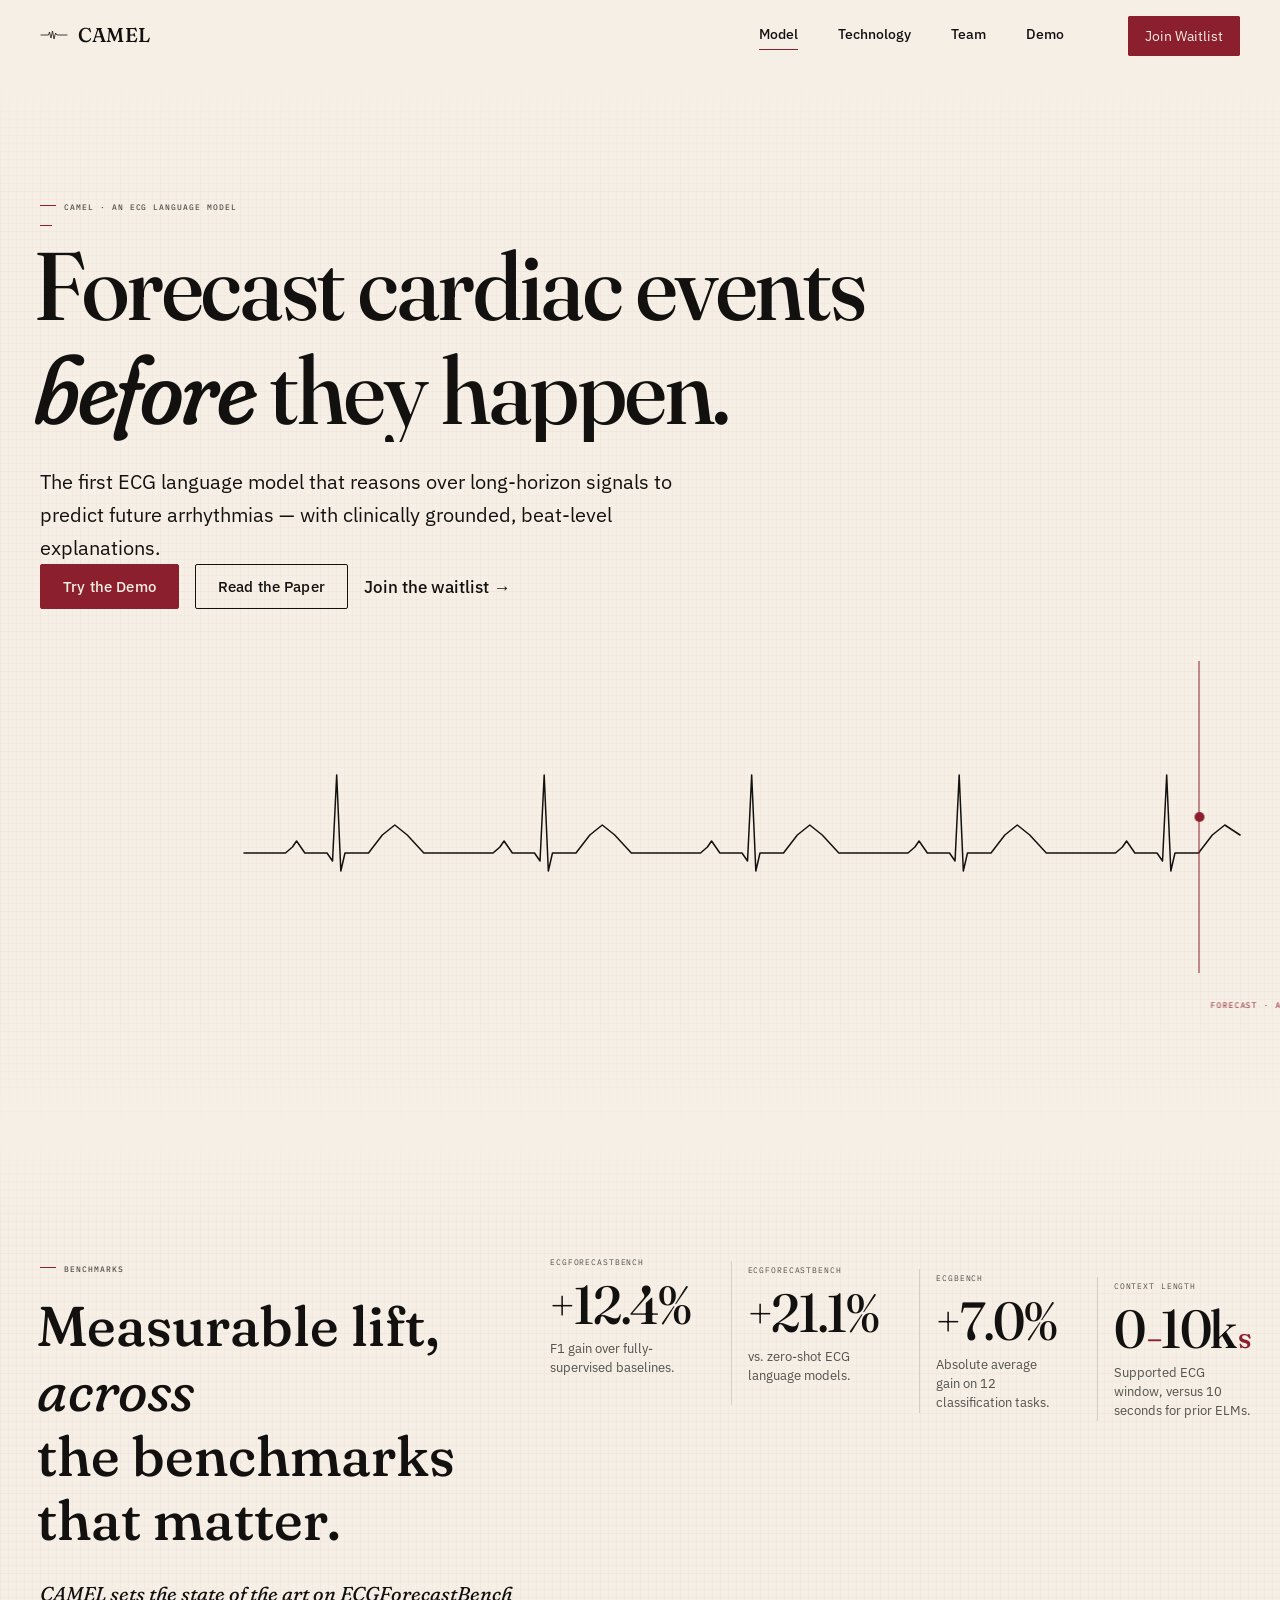
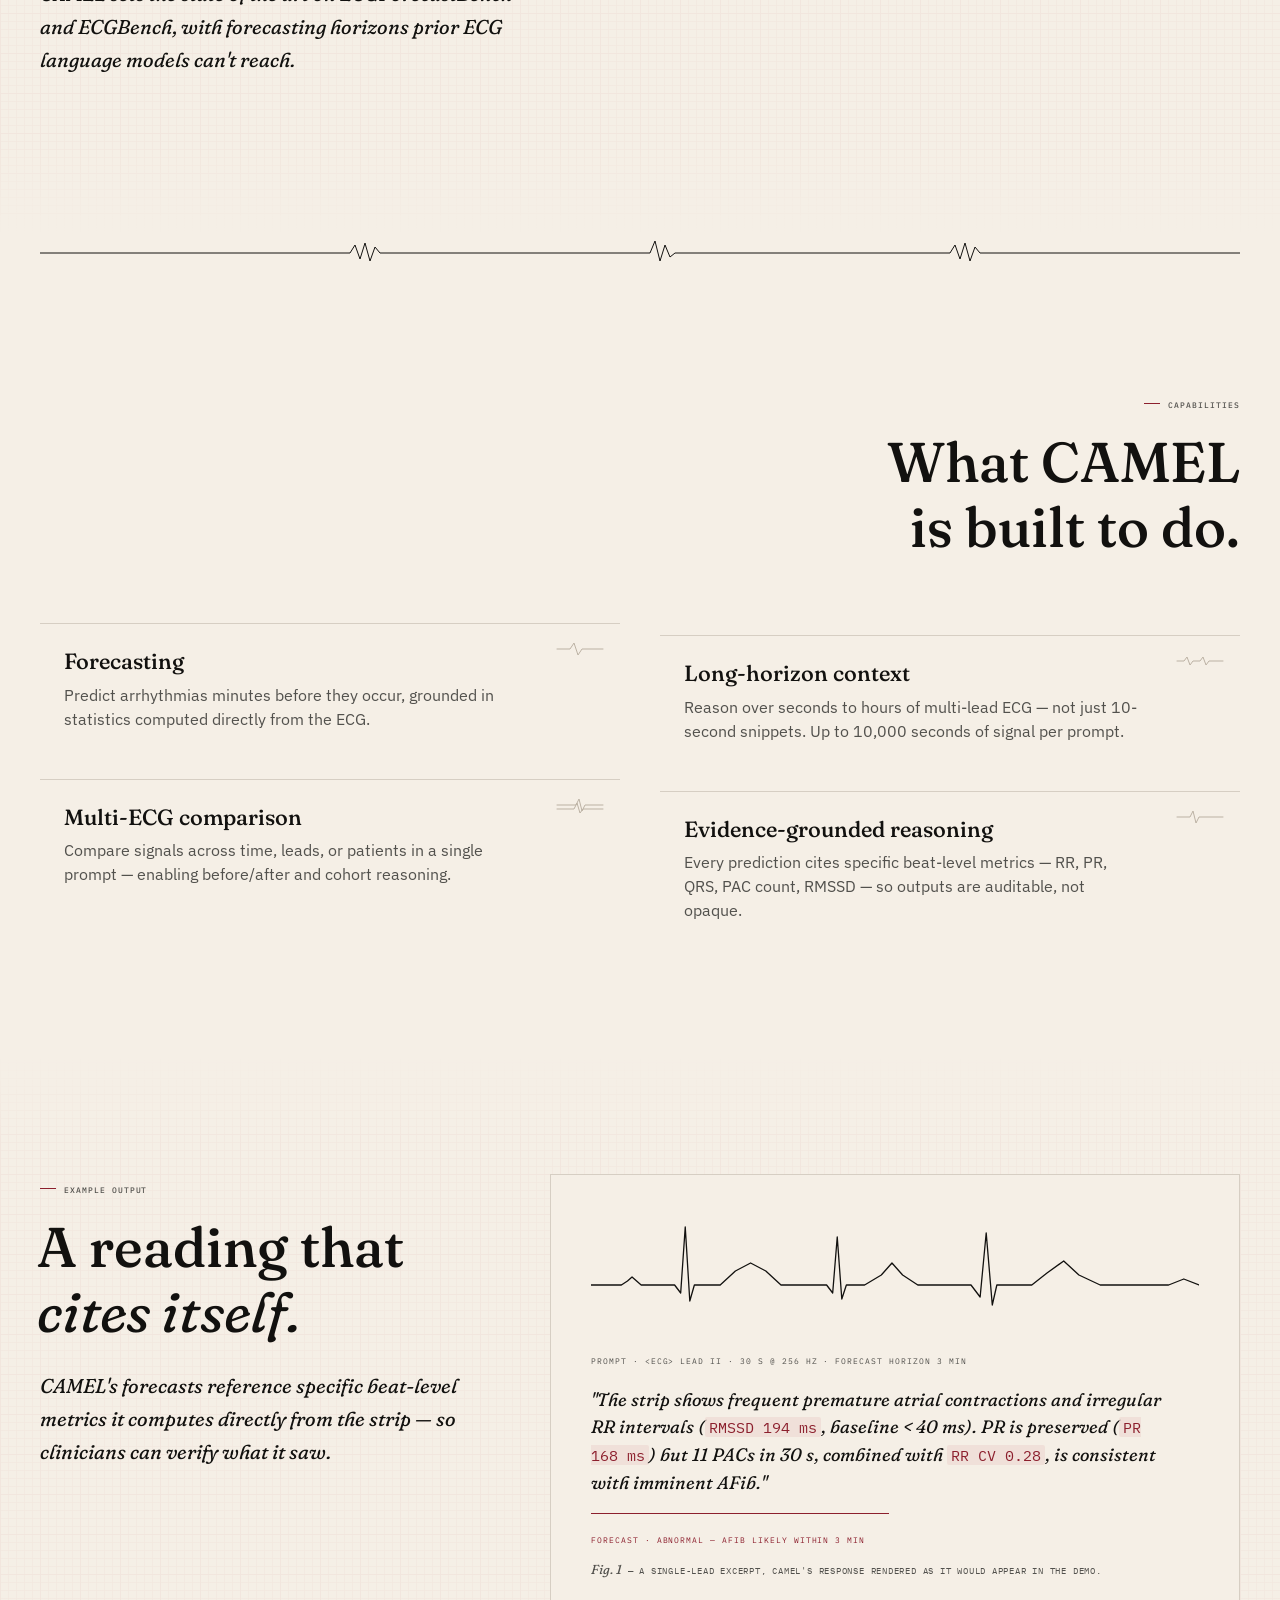
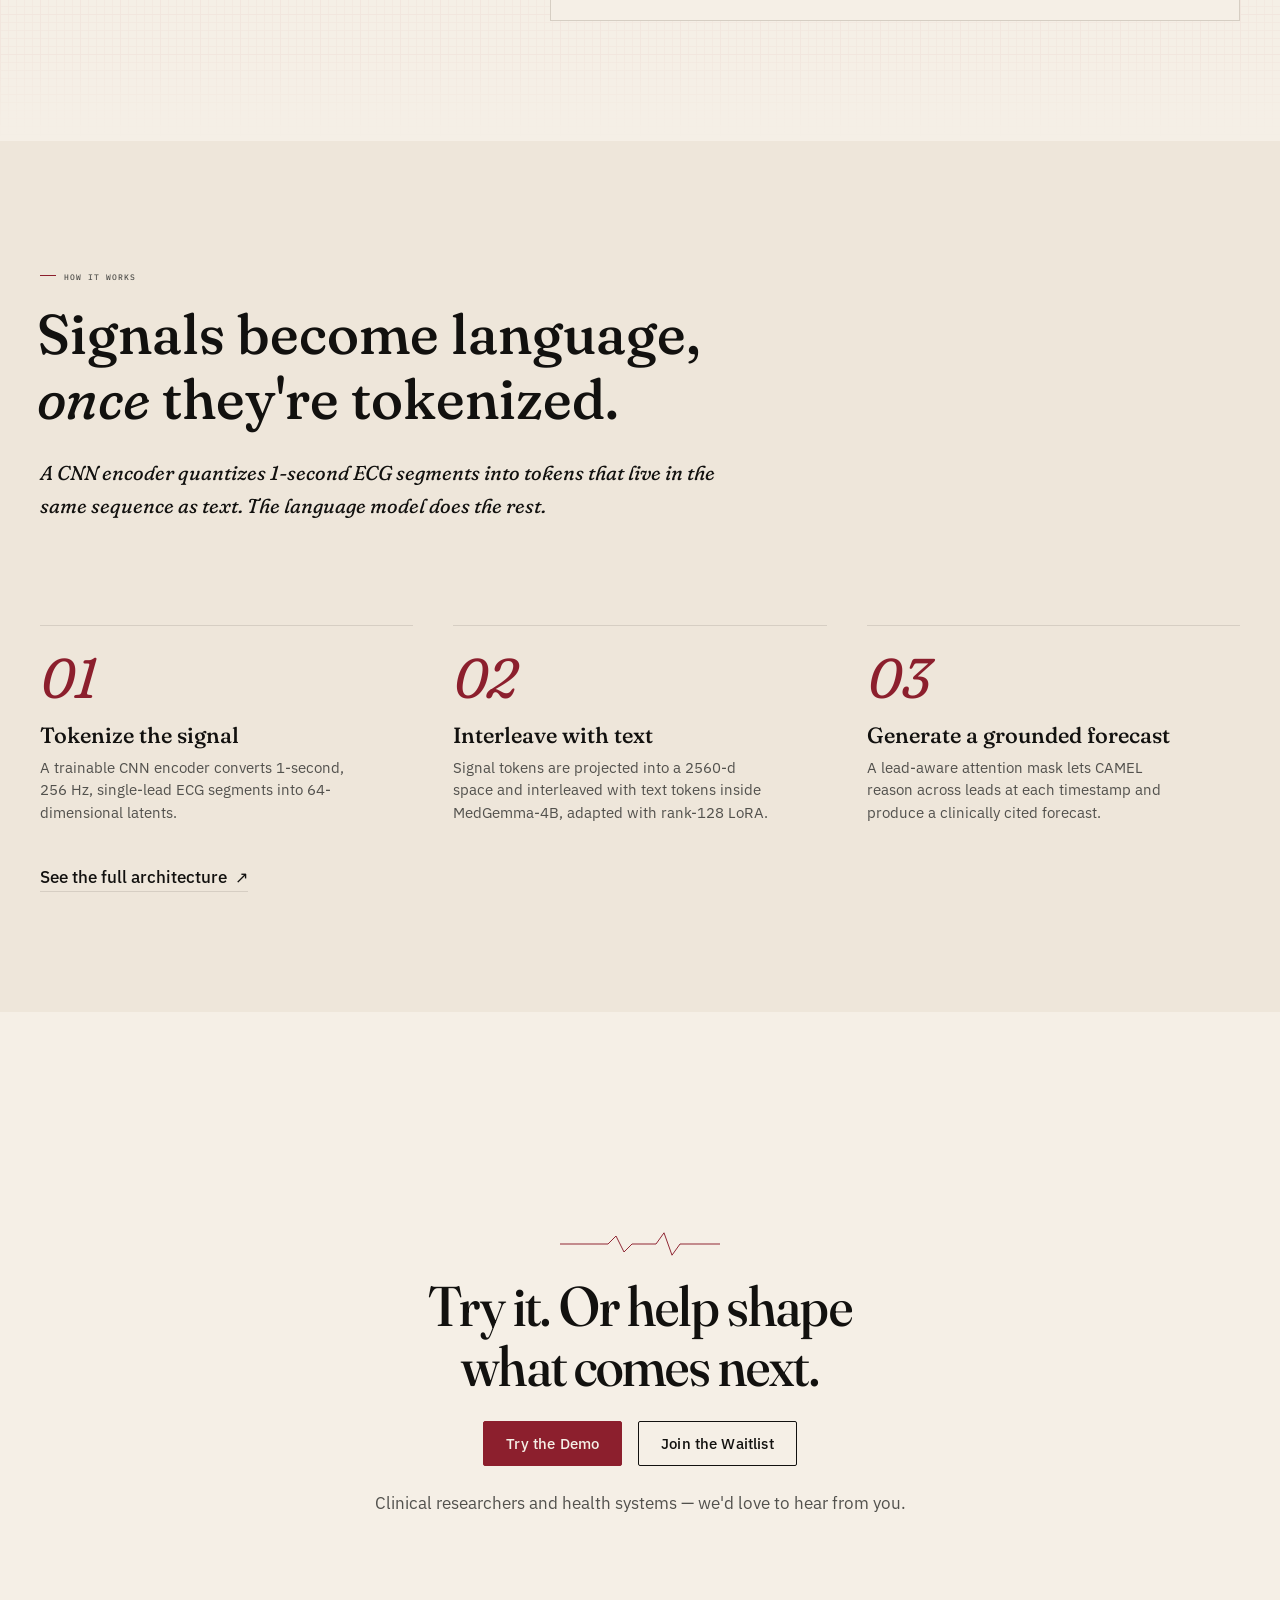
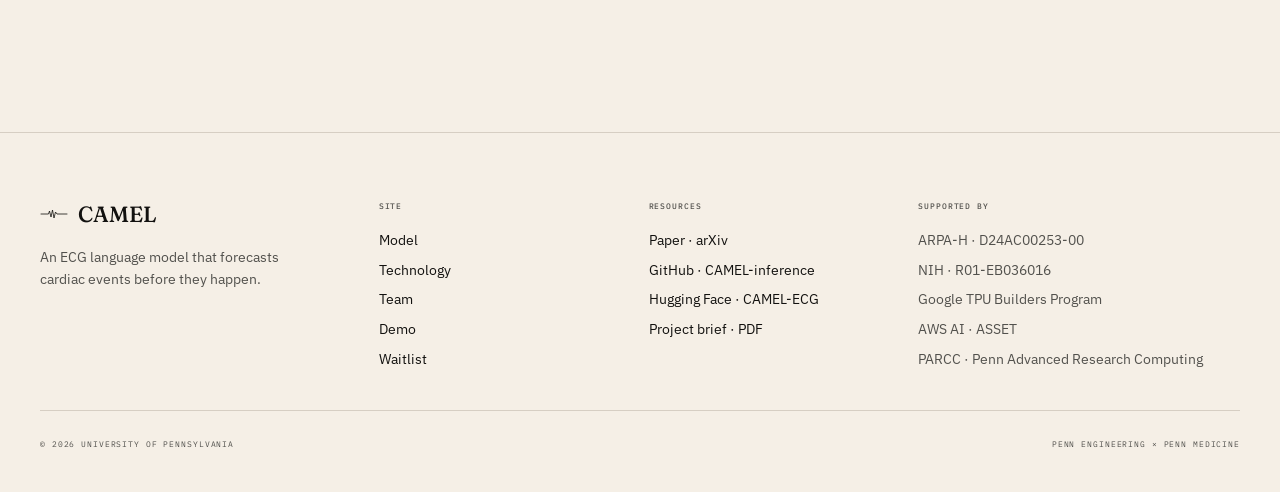
<file: index.html>
<!doctype html>
<html lang="en">
<head>
  <meta charset="utf-8">
  <meta name="viewport" content="width=device-width, initial-scale=1">
  <title>CAMEL · An ECG language model that forecasts cardiac events</title>
  <meta name="description" content="CAMEL is the first ECG language model that forecasts cardiac events before they happen — built at Penn Engineering and Penn Medicine.">
  <meta name="color-scheme" content="light">
  <link rel="icon" type="image/png" href="/images/logo.png">

  <link rel="preload" href="/assets/fonts/fraunces-variable.woff2" as="font" type="font/woff2" crossorigin>
  <link rel="preload" href="/assets/fonts/plex-sans-400.woff2"   as="font" type="font/woff2" crossorigin>
  <link rel="preload" href="/assets/fonts/plex-sans-500.woff2"   as="font" type="font/woff2" crossorigin>

  <link rel="stylesheet" href="/css/tokens.css">
  <link rel="stylesheet" href="/css/reset.css">
  <link rel="stylesheet" href="/css/typography.css">
  <link rel="stylesheet" href="/css/layout.css">
  <link rel="stylesheet" href="/css/components.css">
  <link rel="stylesheet" href="/css/motion.css">
  <link rel="stylesheet" href="/css/print.css" media="print">

  <meta property="og:type" content="website">
  <meta property="og:title" content="CAMEL — ECG language model that forecasts cardiac events">
  <meta property="og:description" content="The first ECG language model that reasons over long-horizon signals to predict future arrhythmias with clinically grounded explanations.">
  <meta property="og:url" content="https://camel-ecg.github.io/">
</head>
<body>

<a class="skip-link" href="#main">Skip to content</a>

<header class="navbar" aria-label="Site">
  <div class="container navbar__inner">
    <a class="navbar__brand" href="/" aria-label="CAMEL home">
      <svg class="mark" viewBox="0 0 56 22" aria-hidden="true">
        <path class="pulse" d="M2 11 H14 L17 11 L19 5 L22 17 L25 3 L28 19 L31 7 L34 11 H54"
          stroke="currentColor" stroke-width="1.6" fill="none" stroke-linecap="round" stroke-linejoin="round"/>
      </svg>
      <span class="wordmark">CAMEL</span>
    </a>

    <button class="navbar__toggle" aria-label="Open menu" aria-expanded="false" aria-controls="nav-links">
      <span class="bar" aria-hidden="true"></span>
    </button>

    <nav class="navbar__links" id="nav-links" aria-label="Primary">
      <a class="nav-link" href="/"              aria-current="page">Model</a>
      <a class="nav-link" href="/technology/">Technology</a>
      <a class="nav-link" href="/team/">Team</a>
      <a class="nav-link" href="/demo/">Demo</a>
      <span class="navbar__cta"><a class="btn-cta" href="/waitlist/">Join Waitlist</a></span>
    </nav>
  </div>
</header>

<main id="main">

  <!-- ====================== HERO ====================== -->
  <section class="section section--hero surface-grid hero" aria-labelledby="hero-title">
    <div class="container">
      <div class="grid">
        <div class="col-1-9 hero__cluster">
          <p class="eyebrow">CAMEL · An ECG Language Model</p>
          <span class="ruler-mark" aria-hidden="true"></span>

          <h1 id="hero-title" class="display">
            Forecast cardiac events <em>before</em> they happen.
          </h1>

          <p class="lede">
            The first ECG language model that reasons over long-horizon signals to
            predict future arrhythmias — with clinically grounded, beat-level explanations.
          </p>

          <div class="actions">
            <a class="btn btn-primary" href="/demo/">Try the Demo</a>
            <a class="btn btn-ghost"   href="https://arxiv.org/abs/2602.15677" rel="noopener">Read the Paper</a>
            <a class="btn-text"        href="/waitlist/">Join the waitlist</a>
          </div>
        </div>
      </div>

      <!-- ECG trace; anchors bottom-right per §5.2 -->
      <div class="grid" style="margin-top: var(--space-5);">
        <div class="col-3-12 hero-visual" aria-hidden="true">
          <svg class="hero-visual__trace" viewBox="0 0 1440 180" preserveAspectRatio="none">
            <!-- 5 PQRST complexes drawn as one path -->
            <path class="trace trace--drawn"
              vector-effect="non-scaling-stroke"
              d="M0 100
                 L60 100 L70 94 L76 88 L82 94 L88 100 L120 100 L128 108 L134 22 L140 118 L146 100 L180 100 L200 82 L218 72 L236 82 L260 100 L300 100
                 L360 100 L370 94 L376 88 L382 94 L388 100 L420 100 L428 108 L434 22 L440 118 L446 100 L480 100 L500 82 L518 72 L536 82 L560 100 L600 100
                 L660 100 L670 94 L676 88 L682 94 L688 100 L720 100 L728 108 L734 22 L740 118 L746 100 L780 100 L800 82 L818 72 L836 82 L860 100 L900 100
                 L960 100 L970 94 L976 88 L982 94 L988 100 L1020 100 L1028 108 L1034 22 L1040 118 L1046 100 L1080 100 L1100 82 L1118 72 L1136 82 L1160 100 L1200 100
                 L1260 100 L1270 94 L1276 88 L1282 94 L1288 100 L1320 100 L1328 108 L1334 22 L1340 118 L1346 100 L1380 100 L1400 82 L1418 72 L1440 82"
              />
          </svg>
          <div class="forecast-marker" aria-hidden="true">
            <span class="forecast-marker__label">Forecast · AFib likely in 3 min</span>
          </div>
        </div>
      </div>
    </div>
  </section>

  <!-- ====================== RESULTS STRIP ====================== -->
  <section class="section surface-grid" aria-labelledby="results-title">
    <div class="container">
      <div class="grid">
        <div class="col-1-5 heading-cluster reveal">
          <p class="eyebrow">Benchmarks</p>
          <h2 id="results-title" class="section-title"><span class="wipe">Measurable lift,</span> <em>across</em> <span class="wipe">the benchmarks that matter.</span></h2>
          <p class="lede">CAMEL sets the state of the art on ECGForecastBench and ECGBench, with forecasting horizons prior ECG language models can't reach.</p>
        </div>

        <div class="col-6-12">
          <div class="stats-row reveal-stagger">

            <div class="stat" data-stat-container>
              <div class="stat__note">ECGForecastBench</div>
              <div class="stat__value tabular"
                   data-stat="12.4" data-digits="1" data-prefix="+" data-suffix="%">+12.4%</div>
              <p class="stat__label">F1 gain over fully-supervised baselines.</p>
            </div>

            <div class="stat">
              <div class="stat__note">ECGForecastBench</div>
              <div class="stat__value tabular"
                   data-stat="21.1" data-digits="1" data-prefix="+" data-suffix="%">+21.1%</div>
              <p class="stat__label">vs. zero-shot ECG language models.</p>
            </div>

            <div class="stat">
              <div class="stat__note">ECGBench</div>
              <div class="stat__value tabular"
                   data-stat="7.0" data-digits="1" data-prefix="+" data-suffix="%">+7.0%</div>
              <p class="stat__label">Absolute average gain on 12 classification tasks.</p>
            </div>

            <div class="stat">
              <div class="stat__note">Context length</div>
              <div class="stat__value tabular">
                0<span class="unit">–</span>10k<span class="unit">s</span>
              </div>
              <p class="stat__label">Supported ECG window, versus 10 seconds for prior ELMs.</p>
            </div>

          </div>
        </div>
      </div>
    </div>
  </section>

  <!-- ====================== DIVIDER ====================== -->
  <div class="container"><div class="reveal">
    <svg class="divider-ecg" viewBox="0 0 1440 32" preserveAspectRatio="none" aria-hidden="true">
      <path d="M0 16 H360 L372 16 L378 8 L384 22 L390 6 L396 24 L402 10 L408 16 H720 L732 16 L738 4 L744 24 L750 8 L756 20 L762 16 H1080 L1092 16 L1098 8 L1104 22 L1110 6 L1116 24 L1122 10 L1128 16 H1440"
        stroke="currentColor" stroke-width="1" fill="none" stroke-linecap="round" stroke-linejoin="round"/>
    </svg>
  </div></div>

  <!-- ====================== CAPABILITIES ====================== -->
  <section class="section" aria-labelledby="cap-title">
    <div class="container">
      <div class="grid">
        <div class="col-8-12 heading-cluster reveal" style="text-align: end;">
          <p class="eyebrow" style="justify-content: end;">Capabilities</p>
          <h2 id="cap-title" class="section-title" style="margin-inline-start:0;">What CAMEL is built to do.</h2>
        </div>

        <div class="col-1-12" style="margin-top: var(--space-5);">
          <div class="cap-grid reveal-stagger">
            <article class="card">
              <svg class="card__motif" viewBox="0 0 48 18" aria-hidden="true">
                <path d="M1 9 H14 L18 3 L22 15 L26 9 H47" stroke="currentColor" stroke-width="1" fill="none" stroke-linecap="round" stroke-linejoin="round"/>
              </svg>
              <h3 class="card__title">Forecasting</h3>
              <p class="card__body">Predict arrhythmias minutes before they occur, grounded in statistics computed directly from the ECG.</p>
            </article>
            <article class="card">
              <svg class="card__motif" viewBox="0 0 48 18" aria-hidden="true">
                <path d="M1 9 H8 L11 5 L14 13 L17 9 H24 L27 5 L30 13 L33 9 H47" stroke="currentColor" stroke-width="1" fill="none" stroke-linecap="round" stroke-linejoin="round"/>
              </svg>
              <h3 class="card__title">Long-horizon context</h3>
              <p class="card__body">Reason over seconds to hours of multi-lead ECG — not just 10-second snippets. Up to 10,000 seconds of signal per prompt.</p>
            </article>
            <article class="card">
              <svg class="card__motif" viewBox="0 0 48 18" aria-hidden="true">
                <path d="M1 9 H20 L23 3 L26 15 L29 9 H47 M1 13 H18 L21 7 L24 17 L27 13 H47" stroke="currentColor" stroke-width="1" fill="none" stroke-linecap="round" stroke-linejoin="round"/>
              </svg>
              <h3 class="card__title">Multi-ECG comparison</h3>
              <p class="card__body">Compare signals across time, leads, or patients in a single prompt — enabling before/after and cohort reasoning.</p>
            </article>
            <article class="card">
              <svg class="card__motif" viewBox="0 0 48 18" aria-hidden="true">
                <path d="M1 9 H14 L17 3 L20 15 L23 9 H47" stroke="currentColor" stroke-width="1" fill="none" stroke-linecap="round" stroke-linejoin="round"/>
              </svg>
              <h3 class="card__title">Evidence-grounded reasoning</h3>
              <p class="card__body">Every prediction cites specific beat-level metrics — RR, PR, QRS, PAC count, RMSSD — so outputs are auditable, not opaque.</p>
            </article>
          </div>
        </div>
      </div>
    </div>
  </section>

  <!-- ====================== EXAMPLE OUTPUT ====================== -->
  <section class="section surface-grid" aria-labelledby="example-title">
    <div class="container">
      <div class="grid">
        <div class="col-1-5 heading-cluster reveal">
          <p class="eyebrow">Example output</p>
          <h2 id="example-title" class="section-title">A reading that <em>cites itself.</em></h2>
          <p class="lede">CAMEL's forecasts reference specific beat-level metrics it computes directly from the strip — so clinicians can verify what it saw.</p>
        </div>

        <div class="col-6-12 reveal">
          <figure class="example">
            <svg class="example__strip" viewBox="0 0 800 120" preserveAspectRatio="none" aria-hidden="true">
              <path d="M0 70 L40 70 L48 66 L54 62 L60 66 L66 70 L110 70 L118 78 L124 12 L130 86 L136 70 L170 70 L190 56 L210 48 L230 56 L250 70 L280 70
                       L310 70 L318 78 L324 22 L330 84 L336 70 L360 70 L382 60 L396 48 L410 60 L430 70 L470 70
                       L500 70 L512 82 L520 18 L528 90 L534 70 L580 70 L600 58 L622 46 L642 60 L670 70 L720 70
                       L760 70 L780 64 L800 70"
                stroke="currentColor" stroke-width="1.3" fill="none" stroke-linecap="round" stroke-linejoin="round"/>
            </svg>
            <div class="example__prompt">Prompt · <span class="mono">&lt;ecg&gt; lead II · 30 s @ 256 Hz</span> · forecast horizon 3 min</div>
            <p class="example__response">
              "The strip shows frequent premature atrial contractions and irregular RR intervals
              (<span class="stat-inline">RMSSD 194 ms</span>, baseline &lt; 40 ms). PR is preserved
              (<span class="stat-inline">PR 168 ms</span>) but 11 PACs in 30 s, combined with
              <span class="stat-inline">RR CV 0.28</span>, is consistent with imminent AFib."
            </p>
            <p class="example__forecast">Forecast · ABNORMAL — AFib likely within 3 min</p>
            <figcaption><em>Fig. 1</em> — A single-lead excerpt, CAMEL's response rendered as it would appear in the demo.</figcaption>
          </figure>
        </div>
      </div>
    </div>
  </section>

  <!-- ====================== HOW IT WORKS ====================== -->
  <section class="section surface-deep" aria-labelledby="how-title">
    <div class="container">
      <div class="grid">
        <div class="col-1-7 heading-cluster reveal">
          <p class="eyebrow">How it works</p>
          <h2 id="how-title" class="section-title">Signals become language, <em>once</em> they're tokenized.</h2>
          <p class="lede">A CNN encoder quantizes 1-second ECG segments into tokens that live in the same sequence as text. The language model does the rest.</p>
        </div>
      </div>

      <div class="grid" style="margin-top: var(--space-6);">
        <div class="col-1-12">
          <div class="steps reveal-stagger">
            <article class="step">
              <div class="step__num" aria-hidden="true"></div>
              <h3 class="step__title">Tokenize the signal</h3>
              <p class="step__body">A trainable CNN encoder converts 1-second, 256 Hz, single-lead ECG segments into 64-dimensional latents.</p>
            </article>
            <article class="step">
              <div class="step__num" aria-hidden="true"></div>
              <h3 class="step__title">Interleave with text</h3>
              <p class="step__body">Signal tokens are projected into a 2560-d space and interleaved with text tokens inside MedGemma-4B, adapted with rank-128 LoRA.</p>
            </article>
            <article class="step">
              <div class="step__num" aria-hidden="true"></div>
              <h3 class="step__title">Generate a grounded forecast</h3>
              <p class="step__body">A lead-aware attention mask lets CAMEL reason across leads at each timestamp and produce a clinically cited forecast.</p>
            </article>
          </div>
          <p class="mt-5"><a class="link-arrow" href="/technology/#architecture">See the full architecture</a></p>
        </div>
      </div>
    </div>
  </section>

  <!-- ====================== CLOSING CTA ====================== -->
  <section class="section" aria-labelledby="closing-title">
    <div class="container">
      <div class="grid">
        <div class="col-4-9">
          <div class="closing-cta reveal">
            <svg viewBox="0 0 200 40" aria-hidden="true" style="width:160px; height:32px; color: var(--arterial); margin: 0 auto var(--space-3);">
              <path d="M0 20 H60 L70 10 L80 30 L90 20 H120 L130 6 L140 34 L150 20 H200" stroke="currentColor" stroke-width="1.2" fill="none" stroke-linecap="round" stroke-linejoin="round"/>
            </svg>
            <h2 id="closing-title" class="display" style="font-size: clamp(34px, 4.5vw, 56px);">Try it. Or help shape what comes next.</h2>
            <div class="actions">
              <a class="btn btn-primary" href="/demo/">Try the Demo</a>
              <a class="btn btn-ghost"   href="/waitlist/">Join the Waitlist</a>
            </div>
            <p>Clinical researchers and health systems — we'd love to hear from you.</p>
          </div>
        </div>
      </div>
    </div>
  </section>

</main>

<!-- ====================== FOOTER ====================== -->
<footer class="footer" aria-label="Site footer">
  <div class="container">
    <div class="footer__grid">
      <div class="footer__col">
        <div class="footer__wordmark">
          <svg class="mark" viewBox="0 0 56 22" aria-hidden="true" style="width:28px; height:22px;">
            <path d="M2 11 H14 L17 11 L19 5 L22 17 L25 3 L28 19 L31 7 L34 11 H54" stroke="currentColor" stroke-width="1.6" fill="none" stroke-linecap="round" stroke-linejoin="round"/>
          </svg>
          CAMEL
        </div>
        <p class="footer__tag">An ECG language model that forecasts cardiac events before they happen.</p>
      </div>
      <div class="footer__col">
        <h5>Site</h5>
        <ul>
          <li><a href="/">Model</a></li>
          <li><a href="/technology/">Technology</a></li>
          <li><a href="/team/">Team</a></li>
          <li><a href="/demo/">Demo</a></li>
          <li><a href="/waitlist/">Waitlist</a></li>
        </ul>
      </div>
      <div class="footer__col">
        <h5>Resources</h5>
        <ul>
          <li><a href="https://arxiv.org/abs/2602.15677">Paper · arXiv</a></li>
          <li><a href="https://github.com/CAMEL-ECG/CAMEL-inference">GitHub · CAMEL-inference</a></li>
          <li><a href="https://huggingface.co/CAMEL-ECG">Hugging Face · CAMEL-ECG</a></li>
          <li><a href="/Generative%20AI%20for%20Cardiac%20Arrest%20Prediction.pdf">Project brief · PDF</a></li>
        </ul>
      </div>
      <div class="footer__col">
        <h5>Supported by</h5>
        <ul>
          <li>ARPA-H · D24AC00253-00</li>
          <li>NIH · R01-EB036016</li>
          <li>Google TPU Builders Program</li>
          <li>AWS AI · ASSET</li>
          <li>PARCC · Penn Advanced Research Computing</li>
        </ul>
      </div>
    </div>

    <div class="footer__bottom">
      <span>© 2026 University of Pennsylvania</span>
      <span>Penn Engineering × Penn Medicine</span>
    </div>
  </div>
</footer>

<script type="module" src="/js/motion.js"></script>
</body>
</html>
</file>
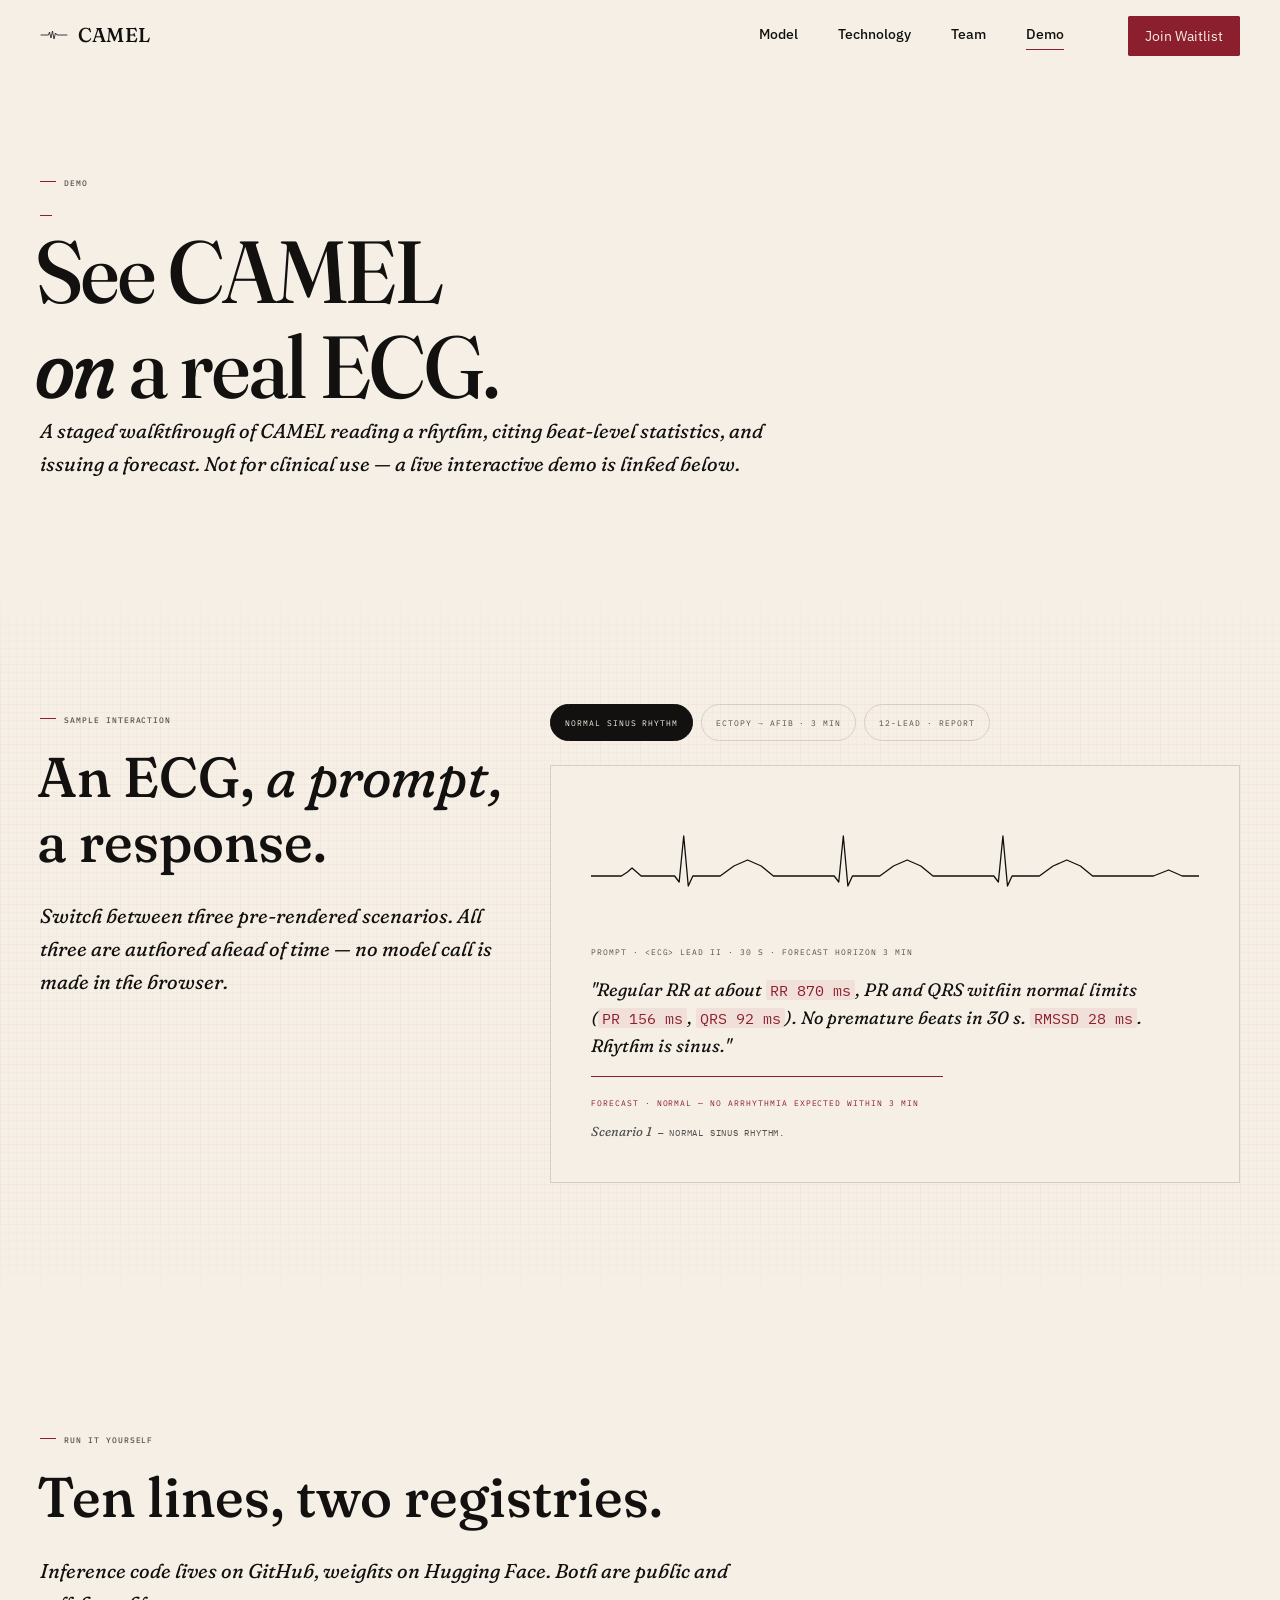
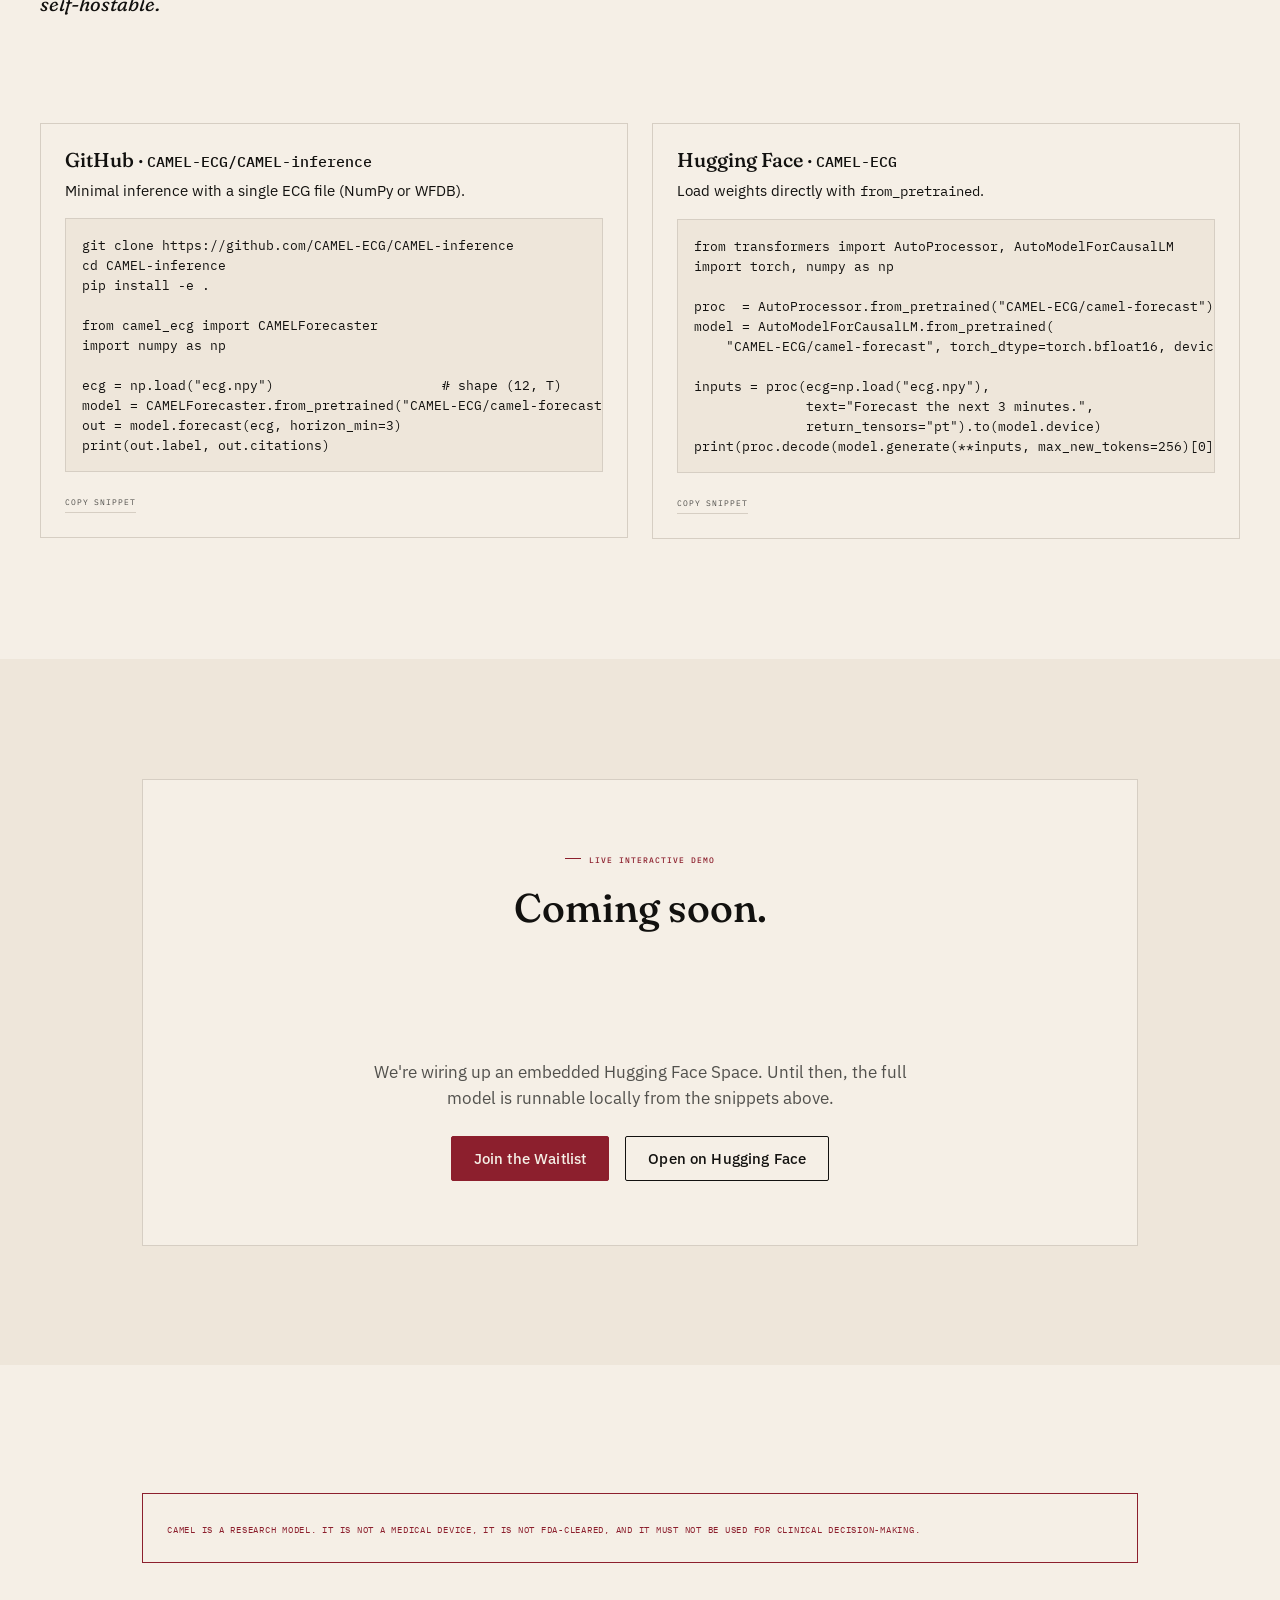
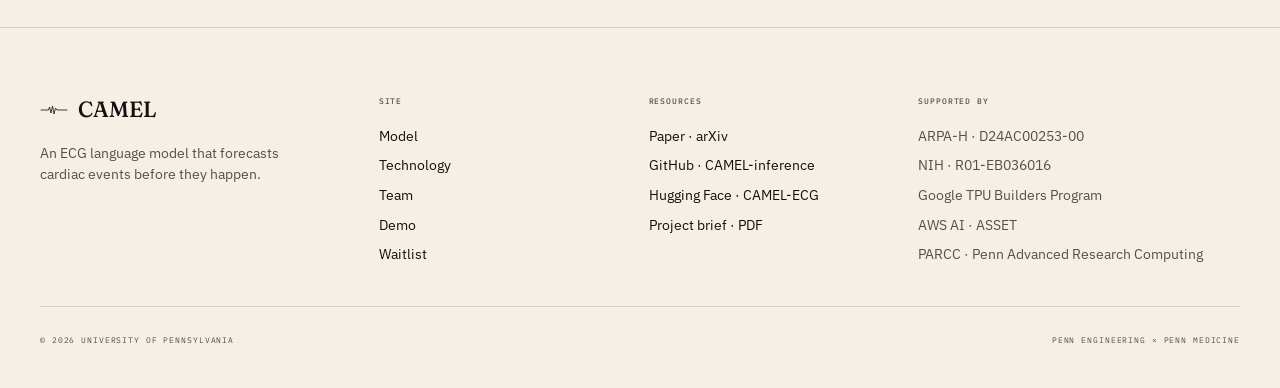
<file: demo/index.html>
<!doctype html>
<html lang="en">
<head>
  <meta charset="utf-8">
  <meta name="viewport" content="width=device-width, initial-scale=1">
  <title>Demo · CAMEL</title>
  <meta name="description" content="See CAMEL on a real ECG — a staged walkthrough of the model reading a rhythm and forecasting an event.">
  <meta name="color-scheme" content="light">
  <link rel="icon" type="image/png" href="/images/logo.png">

  <link rel="preload" href="/assets/fonts/fraunces-variable.woff2" as="font" type="font/woff2" crossorigin>
  <link rel="preload" href="/assets/fonts/plex-sans-400.woff2"    as="font" type="font/woff2" crossorigin>
  <link rel="preload" href="/assets/fonts/plex-sans-500.woff2"    as="font" type="font/woff2" crossorigin>
  <link rel="preload" href="/assets/fonts/plex-mono-400.woff2"    as="font" type="font/woff2" crossorigin>

  <link rel="stylesheet" href="/css/tokens.css">
  <link rel="stylesheet" href="/css/reset.css">
  <link rel="stylesheet" href="/css/typography.css">
  <link rel="stylesheet" href="/css/layout.css">
  <link rel="stylesheet" href="/css/components.css">
  <link rel="stylesheet" href="/css/motion.css">
  <link rel="stylesheet" href="/css/print.css" media="print">
</head>
<body>

<a class="skip-link" href="#main">Skip to content</a>

<header class="navbar" aria-label="Site">
  <div class="container navbar__inner">
    <a class="navbar__brand" href="/" aria-label="CAMEL home">
      <svg class="mark" viewBox="0 0 56 22" aria-hidden="true">
        <path class="pulse" d="M2 11 H14 L17 11 L19 5 L22 17 L25 3 L28 19 L31 7 L34 11 H54"
          stroke="currentColor" stroke-width="1.6" fill="none" stroke-linecap="round" stroke-linejoin="round"/>
      </svg>
      <span class="wordmark">CAMEL</span>
    </a>

    <button class="navbar__toggle" aria-label="Open menu" aria-expanded="false" aria-controls="nav-links">
      <span class="bar" aria-hidden="true"></span>
    </button>

    <nav class="navbar__links" id="nav-links" aria-label="Primary">
      <a class="nav-link" href="/">Model</a>
      <a class="nav-link" href="/technology/">Technology</a>
      <a class="nav-link" href="/team/">Team</a>
      <a class="nav-link" href="/demo/" aria-current="page">Demo</a>
      <span class="navbar__cta"><a class="btn-cta" href="/waitlist/">Join Waitlist</a></span>
    </nav>
  </div>
</header>

<main id="main">

  <!-- ==================== PAGE HEADER ==================== -->
  <section class="section page-header">
    <div class="container">
      <div class="grid">
        <div class="col-1-8 heading-cluster">
          <p class="eyebrow">Demo</p>
          <span class="ruler-mark" aria-hidden="true"></span>
          <h1 class="display" style="font-size: clamp(40px, 7vw, 88px);">See CAMEL <em>on</em> a real ECG.</h1>
          <p class="lede" style="max-width: 58ch;">A staged walkthrough of CAMEL reading a rhythm, citing beat-level statistics, and issuing a forecast. Not for clinical use — a live interactive demo is linked below.</p>
        </div>
      </div>
    </div>
  </section>

  <!-- ==================== SAMPLE INTERACTION ==================== -->
  <section class="section surface-grid" aria-labelledby="scene-title">
    <div class="container">
      <div class="grid">
        <div class="col-1-5 heading-cluster reveal">
          <p class="eyebrow">Sample interaction</p>
          <h2 id="scene-title" class="section-title">An ECG, <em>a prompt,</em> a response.</h2>
          <p class="lede">Switch between three pre-rendered scenarios. All three are authored ahead of time — no model call is made in the browser.</p>
        </div>

        <div class="col-6-12 reveal">
          <div class="demo-tabs" role="tablist" data-tabs="scene">
            <button class="demo-tab" role="tab" aria-selected="true"  data-panel="nsr">Normal sinus rhythm</button>
            <button class="demo-tab" role="tab" aria-selected="false" data-panel="afib">Ectopy → AFib · 3 min</button>
            <button class="demo-tab" role="tab" aria-selected="false" data-panel="report">12-lead · report</button>
          </div>

          <div data-panel-group="scene">

            <!-- Panel 1: NSR -->
            <figure class="demo-scene demo-panel" data-panel="nsr">
              <svg viewBox="0 0 800 120" preserveAspectRatio="none" style="width:100%; height:120px; color: var(--ink);" aria-hidden="true">
                <path d="M0 70 L40 70 L48 66 L54 62 L60 66 L66 70 L110 70 L116 76 L122 30 L128 80 L134 70 L170 70 L188 60 L206 54 L224 60 L240 70 L290 70
                         L320 70 L326 76 L332 30 L338 80 L344 70 L380 70 L398 60 L416 54 L434 60 L450 70 L500 70
                         L530 70 L536 76 L542 30 L548 80 L554 70 L590 70 L608 60 L626 54 L644 60 L660 70 L710 70
                         L740 70 L760 64 L778 70 L800 70" stroke="currentColor" stroke-width="1.3" fill="none" stroke-linecap="round" stroke-linejoin="round"/>
              </svg>
              <p class="example__prompt">Prompt · <span class="mono">&lt;ecg&gt; lead II · 30 s · forecast horizon 3 min</span></p>
              <p class="example__response">
                "Regular RR at about <span class="stat-inline">RR 870 ms</span>, PR and QRS within normal limits
                (<span class="stat-inline">PR 156 ms</span>, <span class="stat-inline">QRS 92 ms</span>).
                No premature beats in 30 s. <span class="stat-inline">RMSSD 28 ms</span>. Rhythm is sinus."
              </p>
              <p class="example__forecast">Forecast · NORMAL — no arrhythmia expected within 3 min</p>
              <figcaption><em>Scenario 1</em> — Normal sinus rhythm.</figcaption>
            </figure>

            <!-- Panel 2: AFib forecast (inspired by paper Fig. 1) -->
            <figure class="demo-scene demo-panel" data-panel="afib" hidden>
              <svg viewBox="0 0 800 120" preserveAspectRatio="none" style="width:100%; height:120px; color: var(--ink);" aria-hidden="true">
                <path d="M0 70 L30 70 L38 66 L44 60 L50 66 L56 70 L92 70 L100 78 L106 22 L112 86 L118 70 L148 70 L166 56 L184 48 L202 56 L220 70 L252 70
                         L262 76 L268 26 L274 82 L280 70 L300 70 L318 58 L336 50 L354 58 L370 70 L408 70
                         L414 78 L420 20 L426 86 L432 70 L460 70 L478 56 L496 48 L514 56 L532 70 L560 70
                         L570 74 L576 28 L582 82 L588 70 L614 70 L630 58 L648 50 L666 58 L684 70 L712 70
                         L722 74 L728 22 L734 86 L740 70 L770 70 L790 66 L800 70" stroke="currentColor" stroke-width="1.3" fill="none" stroke-linecap="round" stroke-linejoin="round"/>
              </svg>
              <p class="example__prompt">Prompt · <span class="mono">&lt;ecg&gt; lead II · 30 s · forecast horizon 3 min</span></p>
              <p class="example__response">
                "Multiple premature atrial contractions (<span class="stat-inline">PAC 11 / 30 s</span>) with
                markedly irregular RR (<span class="stat-inline">RR CV 0.28</span>,
                <span class="stat-inline">RMSSD 194 ms</span>). PR preserved
                (<span class="stat-inline">PR 168 ms</span>). The pattern — frequent PACs with increasing burden
                and high short-term HRV — is consistent with imminent atrial fibrillation."
              </p>
              <p class="example__forecast">Forecast · ABNORMAL — AFib likely within 3 min</p>
              <figcaption><em>Scenario 2</em> — Ectopy-heavy rhythm with an AFib forecast (Fig. 1 of the paper).</figcaption>
            </figure>

            <!-- Panel 3: 12-lead report -->
            <figure class="demo-scene demo-panel" data-panel="report" hidden>
              <svg viewBox="0 0 800 120" preserveAspectRatio="none" style="width:100%; height:120px; color: var(--ink);" aria-hidden="true">
                <g stroke="currentColor" stroke-width="1.1" fill="none" stroke-linecap="round" stroke-linejoin="round">
                  <path d="M0 32 L30 32 L36 28 L42 24 L48 28 L54 32 L90 32 L96 36 L102 10 L108 38 L114 32 L150 32 L168 24 L186 18 L204 24 L220 32 L280 32 L286 36 L292 10 L298 38 L304 32 L340 32 L360 24 L380 22 L400 24 L800 32"/>
                  <path d="M0 60 L30 60 L36 56 L42 52 L48 56 L54 60 L90 60 L96 64 L102 38 L108 66 L114 60 L150 60 L168 52 L186 48 L204 52 L220 60 L800 60"/>
                  <path d="M0 90 L30 90 L36 86 L42 82 L48 86 L54 90 L90 90 L96 94 L102 68 L108 96 L114 90 L150 90 L168 82 L186 78 L204 82 L220 90 L800 90"/>
                </g>
              </svg>
              <p class="example__prompt">Prompt · <span class="mono">&lt;ecg&gt; 12 leads · 10 s</span> · "Interpret and generate a report."</p>
              <p class="example__response">
                "Sinus rhythm at 68 bpm. Normal axis. No ischemic ST changes. T-wave inversion in V1 is physiologic.
                Overall: within normal limits, consistent with prior tracing from this patient."
              </p>
              <p class="example__forecast">Forecast · NORMAL — 12-lead interpretation only</p>
              <figcaption><em>Scenario 3</em> — Condensed 12-lead interpretation and report generation.</figcaption>
            </figure>

          </div>
        </div>
      </div>
    </div>
  </section>

  <!-- ==================== RUN IT YOURSELF ==================== -->
  <section class="section" aria-labelledby="run-title">
    <div class="container">
      <div class="grid">
        <div class="col-1-7 heading-cluster reveal">
          <p class="eyebrow">Run it yourself</p>
          <h2 id="run-title" class="section-title">Ten lines, two registries.</h2>
          <p class="lede">Inference code lives on GitHub, weights on Hugging Face. Both are public and self-hostable.</p>
        </div>
      </div>

      <div class="grid" style="margin-top: var(--space-6);">
        <div class="col-1-6 reveal">
          <article class="codecard">
            <h3>GitHub · <span class="mono" style="font-size: 0.75em;">CAMEL-ECG/CAMEL-inference</span></h3>
            <p class="prose" style="font-size: 15px;">Minimal inference with a single ECG file (NumPy or WFDB).</p>
<pre id="snippet-gh">git clone https://github.com/CAMEL-ECG/CAMEL-inference
cd CAMEL-inference
pip install -e .

from camel_ecg import CAMELForecaster
import numpy as np

ecg = np.load("ecg.npy")                     # shape (12, T)
model = CAMELForecaster.from_pretrained("CAMEL-ECG/camel-forecast")
out = model.forecast(ecg, horizon_min=3)
print(out.label, out.citations)</pre>
            <button class="codecard__copy" type="button" data-copy-target="#snippet-gh">Copy snippet</button>
          </article>
        </div>

        <div class="col-7-12 reveal">
          <article class="codecard">
            <h3>Hugging Face · <span class="mono" style="font-size: 0.75em;">CAMEL-ECG</span></h3>
            <p class="prose" style="font-size: 15px;">Load weights directly with <code>from_pretrained</code>.</p>
<pre id="snippet-hf">from transformers import AutoProcessor, AutoModelForCausalLM
import torch, numpy as np

proc  = AutoProcessor.from_pretrained("CAMEL-ECG/camel-forecast")
model = AutoModelForCausalLM.from_pretrained(
    "CAMEL-ECG/camel-forecast", torch_dtype=torch.bfloat16, device_map="auto")

inputs = proc(ecg=np.load("ecg.npy"),
              text="Forecast the next 3 minutes.",
              return_tensors="pt").to(model.device)
print(proc.decode(model.generate(**inputs, max_new_tokens=256)[0]))</pre>
            <button class="codecard__copy" type="button" data-copy-target="#snippet-hf">Copy snippet</button>
          </article>
        </div>
      </div>
    </div>
  </section>

  <!-- ==================== LIVE DEMO SLOT ==================== -->
  <section class="section surface-deep" aria-labelledby="live-title">
    <div class="container">
      <div class="grid">
        <div class="col-2-11 reveal">
          <div class="live-slot">
            <p class="eyebrow">Live interactive demo</p>
            <h2 id="live-title" class="section-title" style="font-size: clamp(28px, 3.5vw, 40px); text-align:center; margin-inline: auto;">Coming soon.</h2>
            <svg class="loader-strip" viewBox="0 0 800 80" preserveAspectRatio="none" aria-hidden="true">
              <path d="M0 40 L80 40 L92 34 L100 28 L108 34 L116 40 L180 40 L190 50 L196 6 L204 60 L212 40 L280 40 L300 26 L320 16 L340 26 L360 40 L460 40 L472 50 L480 6 L488 60 L496 40 L560 40 L580 28 L600 18 L620 28 L640 40 L720 40 L740 34 L760 28 L780 34 L800 40"/>
            </svg>
            <p class="prose" style="max-width: 56ch; margin-inline: auto;">We're wiring up an embedded Hugging Face Space. Until then, the full model is runnable locally from the snippets above.</p>
            <div class="actions mt-4" style="display:flex; gap: var(--space-3); justify-content:center; flex-wrap: wrap;">
              <a class="btn btn-primary" href="/waitlist/">Join the Waitlist</a>
              <a class="btn btn-ghost"   href="https://huggingface.co/CAMEL-ECG">Open on Hugging Face</a>
            </div>
          </div>
        </div>
      </div>
    </div>
  </section>

  <!-- ==================== DISCLAIMER ==================== -->
  <section class="section section--tight">
    <div class="container">
      <div class="grid">
        <div class="col-2-11">
          <div class="disclaimer" role="note">
            CAMEL is a research model. It is not a medical device, it is not FDA-cleared, and it must not be used for clinical decision-making.
          </div>
        </div>
      </div>
    </div>
  </section>

</main>

<footer class="footer" aria-label="Site footer">
  <div class="container">
    <div class="footer__grid">
      <div class="footer__col">
        <div class="footer__wordmark">
          <svg class="mark" viewBox="0 0 56 22" aria-hidden="true" style="width:28px; height:22px;">
            <path d="M2 11 H14 L17 11 L19 5 L22 17 L25 3 L28 19 L31 7 L34 11 H54" stroke="currentColor" stroke-width="1.6" fill="none" stroke-linecap="round" stroke-linejoin="round"/>
          </svg>
          CAMEL
        </div>
        <p class="footer__tag">An ECG language model that forecasts cardiac events before they happen.</p>
      </div>
      <div class="footer__col">
        <h5>Site</h5>
        <ul>
          <li><a href="/">Model</a></li>
          <li><a href="/technology/">Technology</a></li>
          <li><a href="/team/">Team</a></li>
          <li><a href="/demo/">Demo</a></li>
          <li><a href="/waitlist/">Waitlist</a></li>
        </ul>
      </div>
      <div class="footer__col">
        <h5>Resources</h5>
        <ul>
          <li><a href="https://arxiv.org/abs/2602.15677">Paper · arXiv</a></li>
          <li><a href="https://github.com/CAMEL-ECG/CAMEL-inference">GitHub · CAMEL-inference</a></li>
          <li><a href="https://huggingface.co/CAMEL-ECG">Hugging Face · CAMEL-ECG</a></li>
          <li><a href="/Generative%20AI%20for%20Cardiac%20Arrest%20Prediction.pdf">Project brief · PDF</a></li>
        </ul>
      </div>
      <div class="footer__col">
        <h5>Supported by</h5>
        <ul>
          <li>ARPA-H · D24AC00253-00</li>
          <li>NIH · R01-EB036016</li>
          <li>Google TPU Builders Program</li>
          <li>AWS AI · ASSET</li>
          <li>PARCC · Penn Advanced Research Computing</li>
        </ul>
      </div>
    </div>

    <div class="footer__bottom">
      <span>© 2026 University of Pennsylvania</span>
      <span>Penn Engineering × Penn Medicine</span>
    </div>
  </div>
</footer>

<script type="module" src="/js/motion.js"></script>
</body>
</html>
</file>
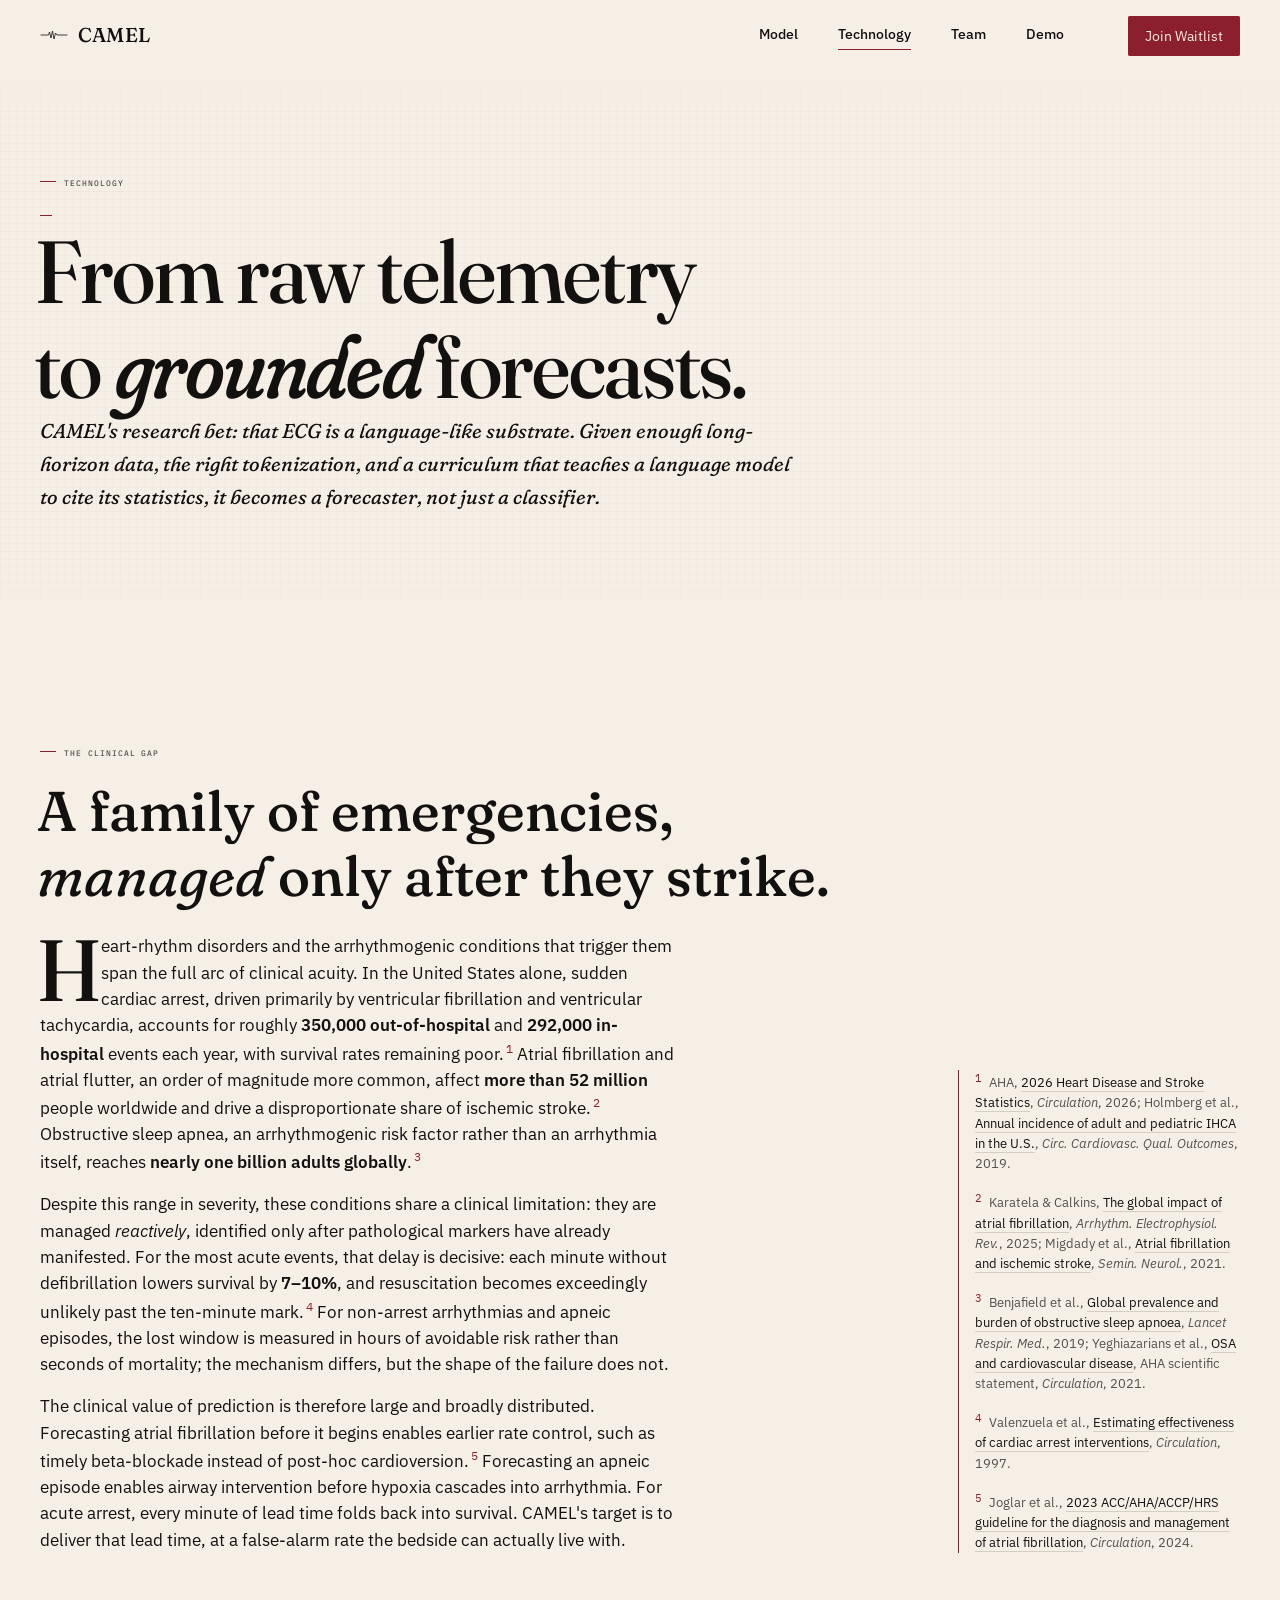
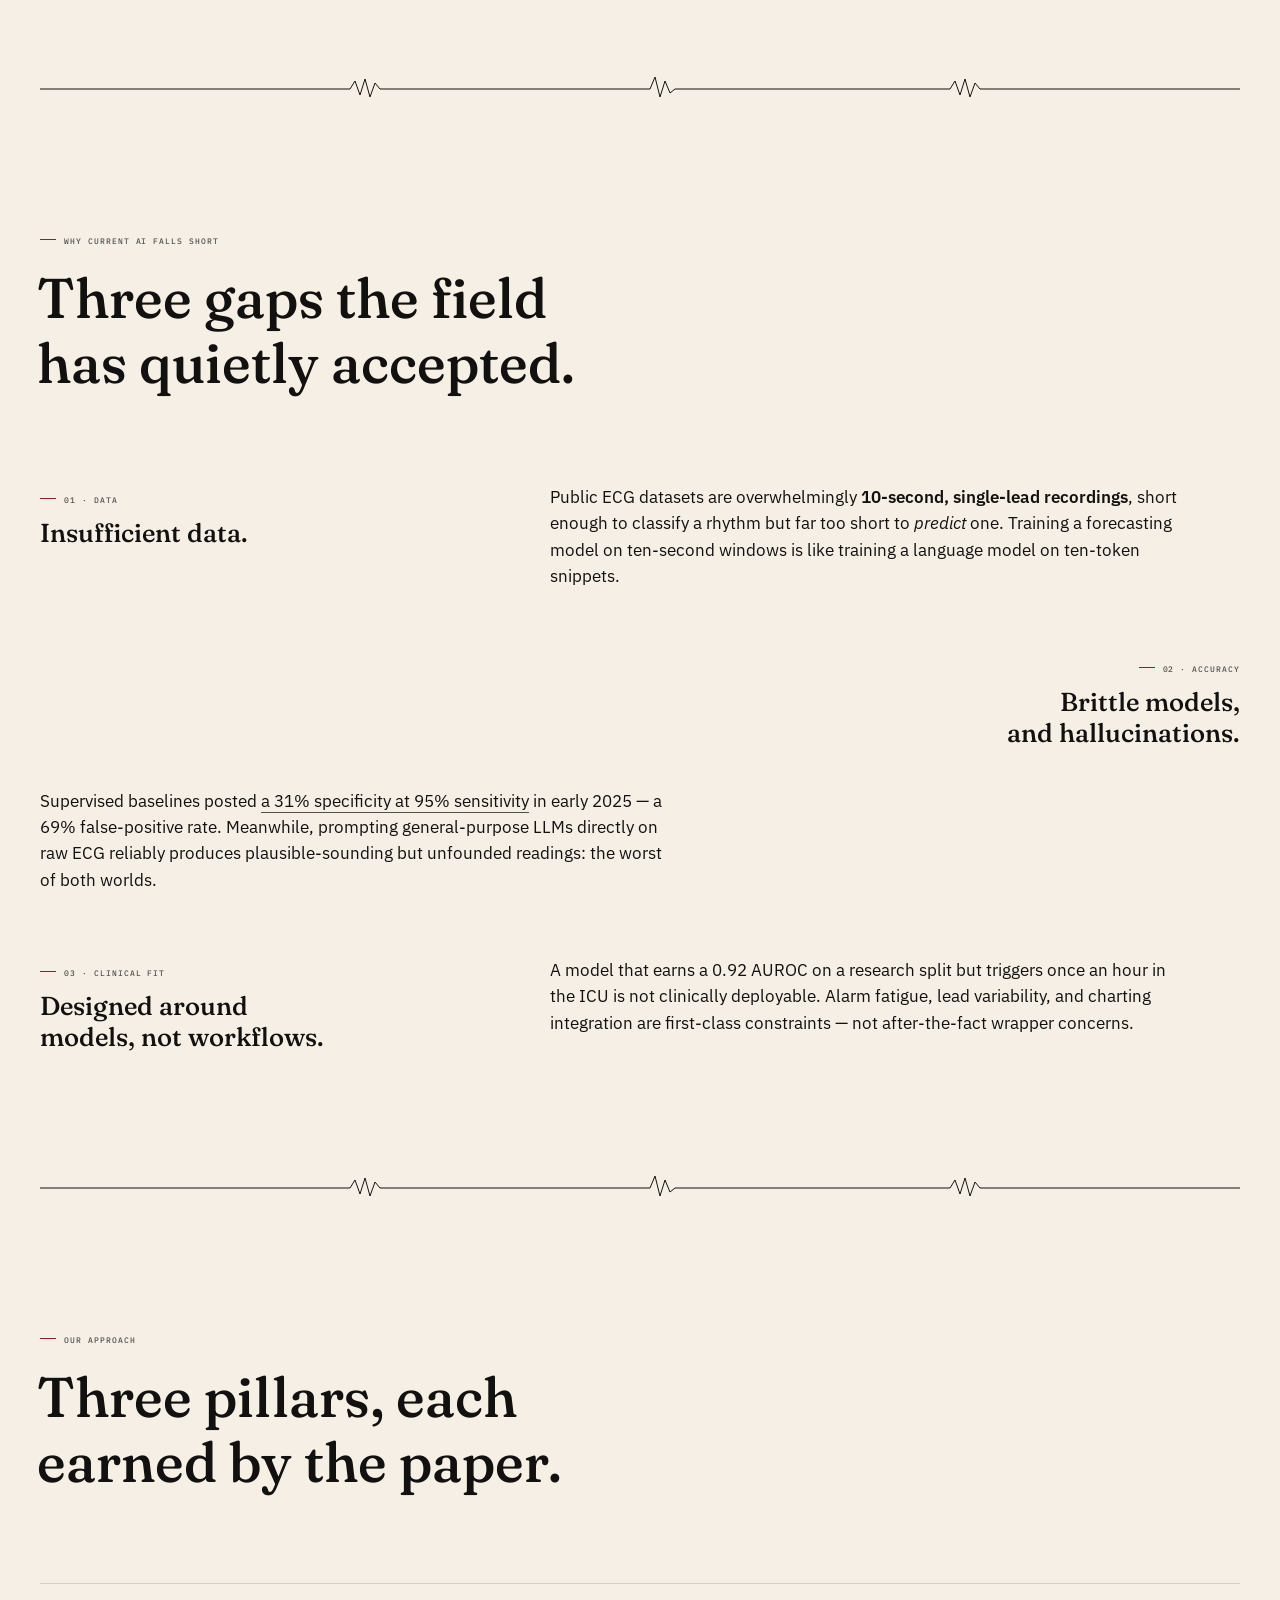
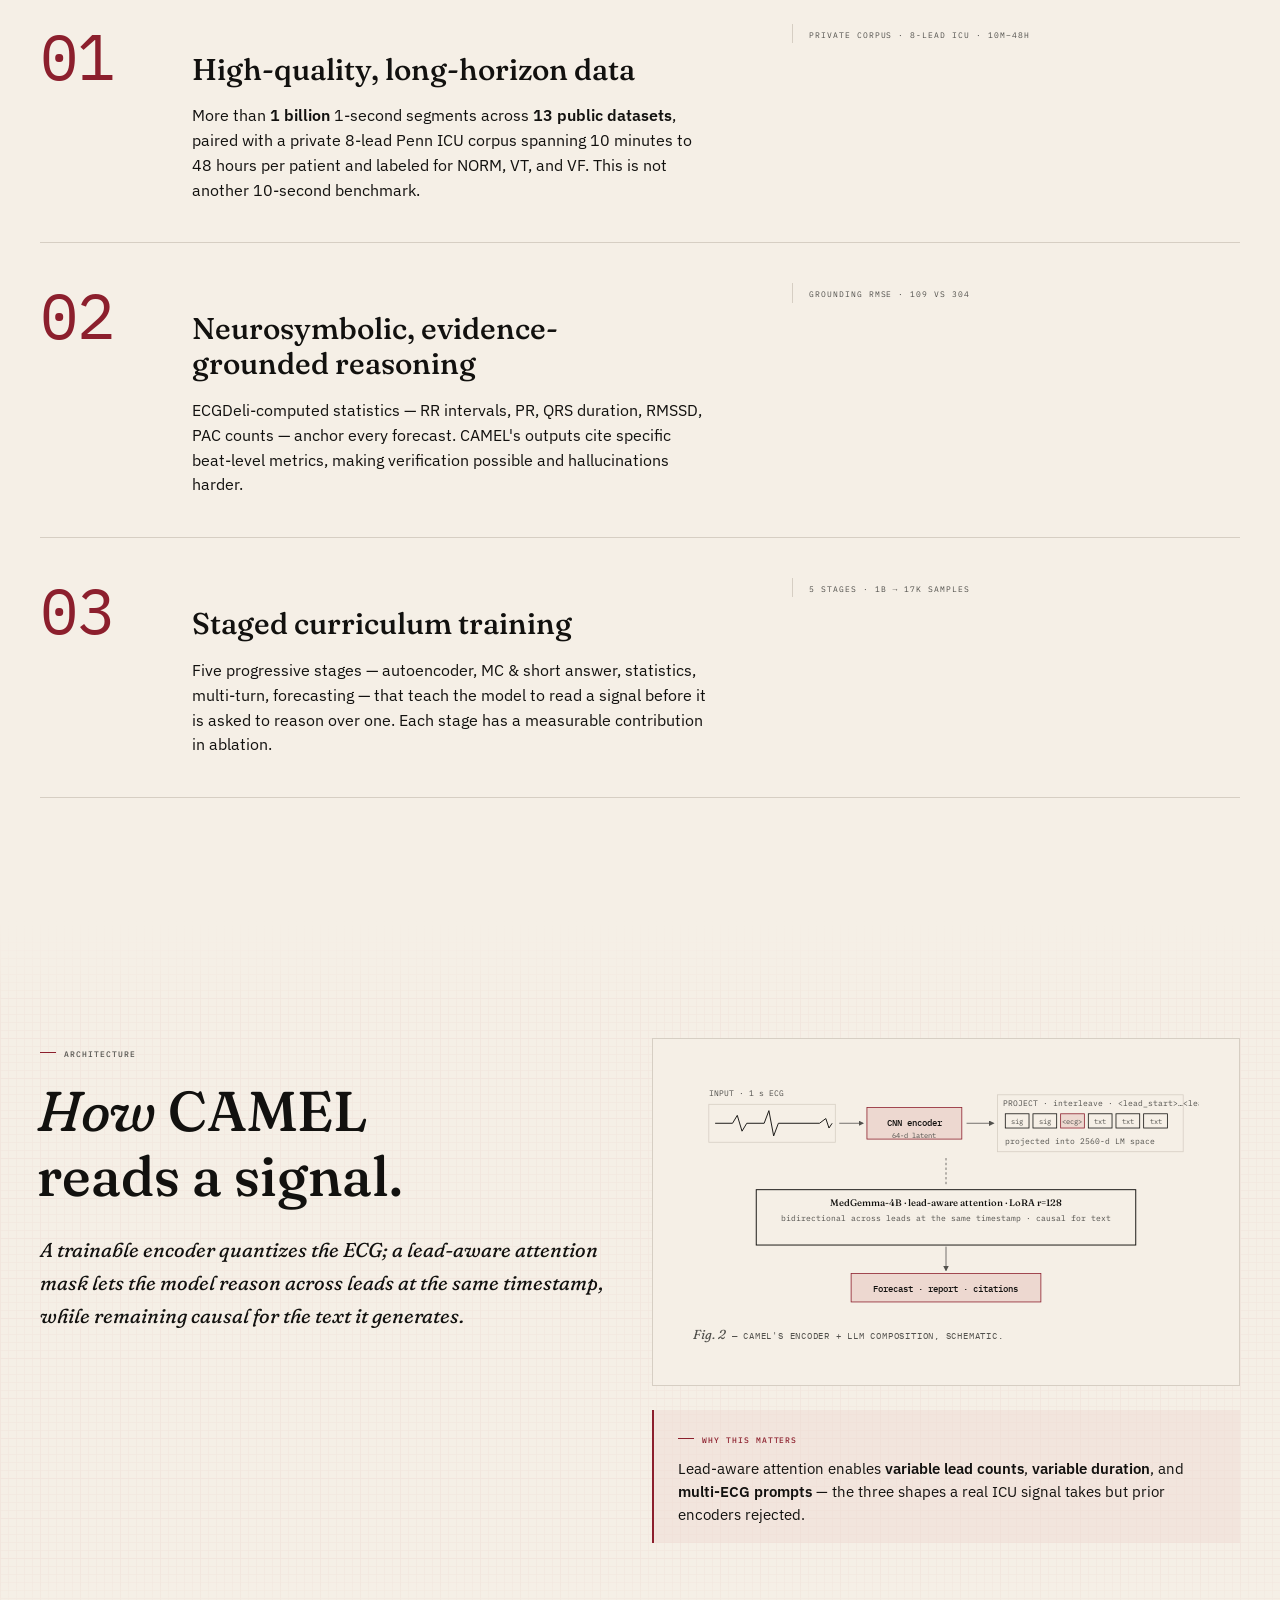
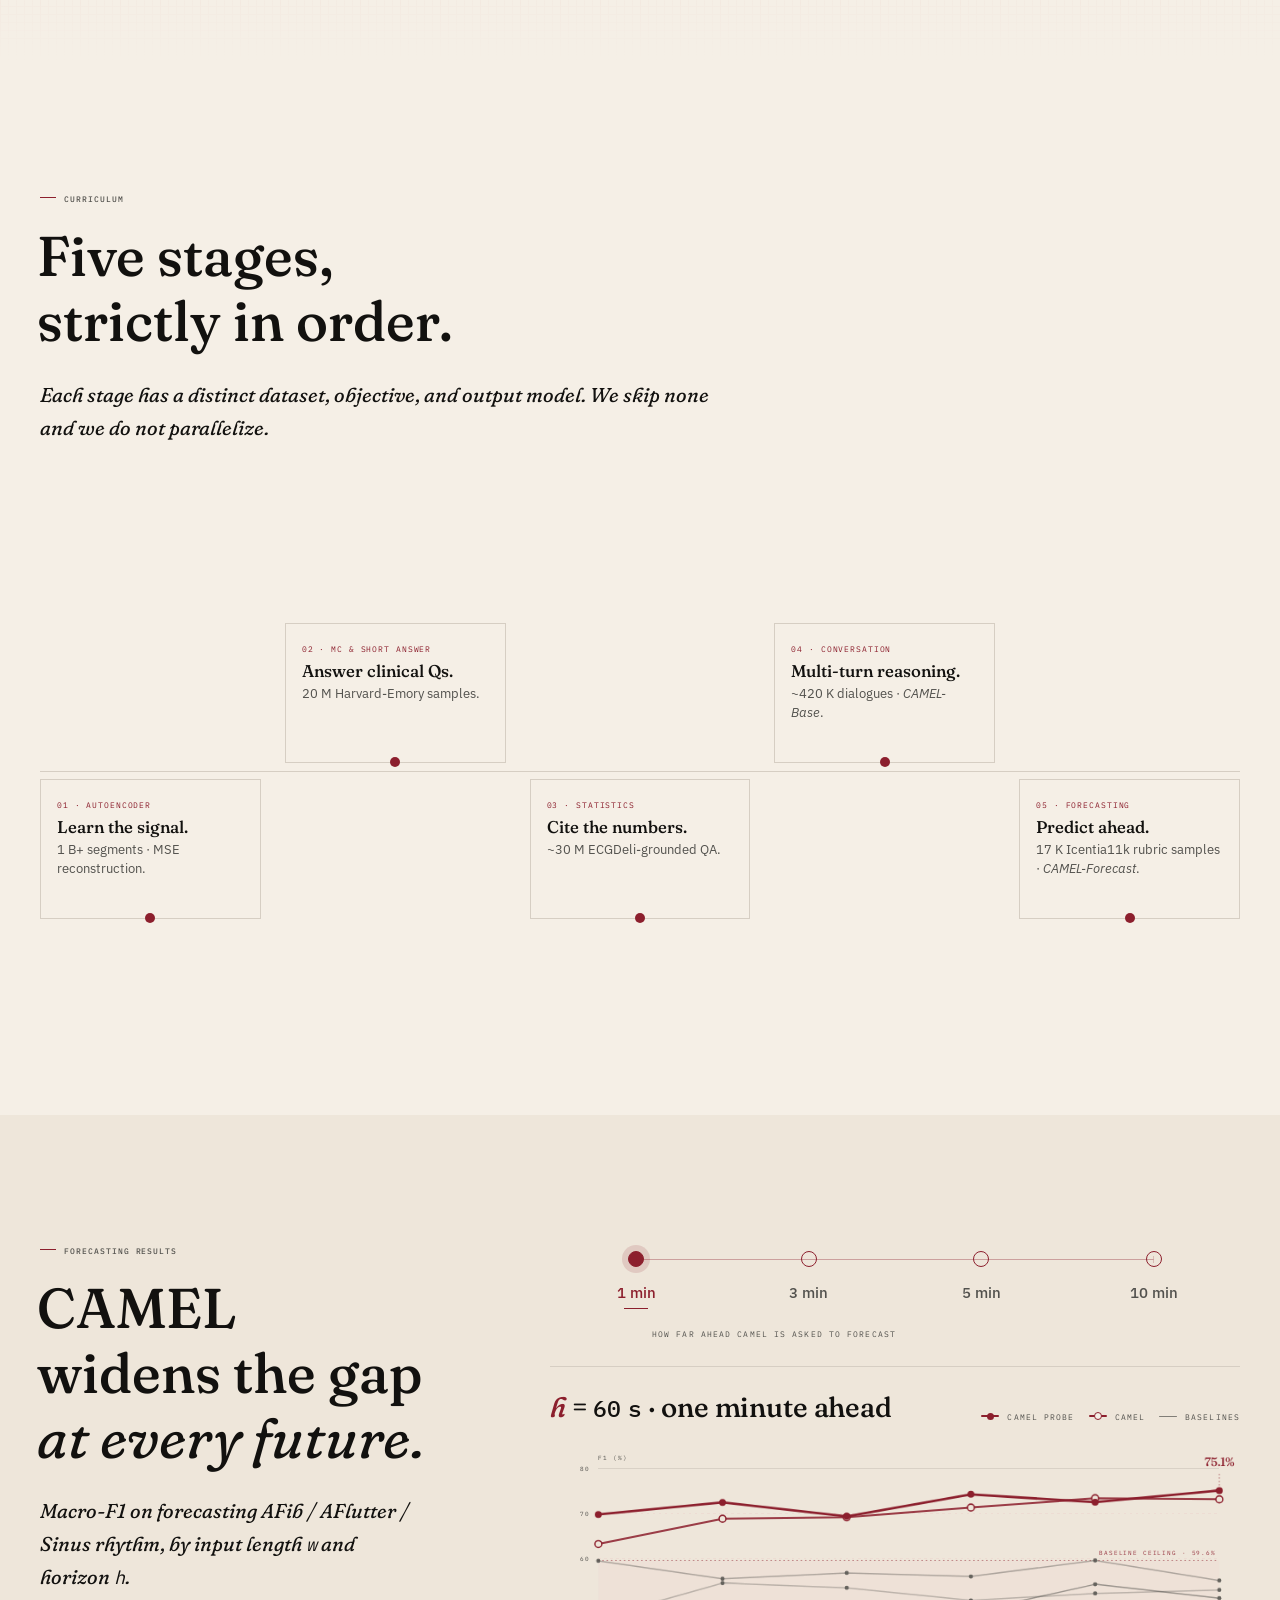
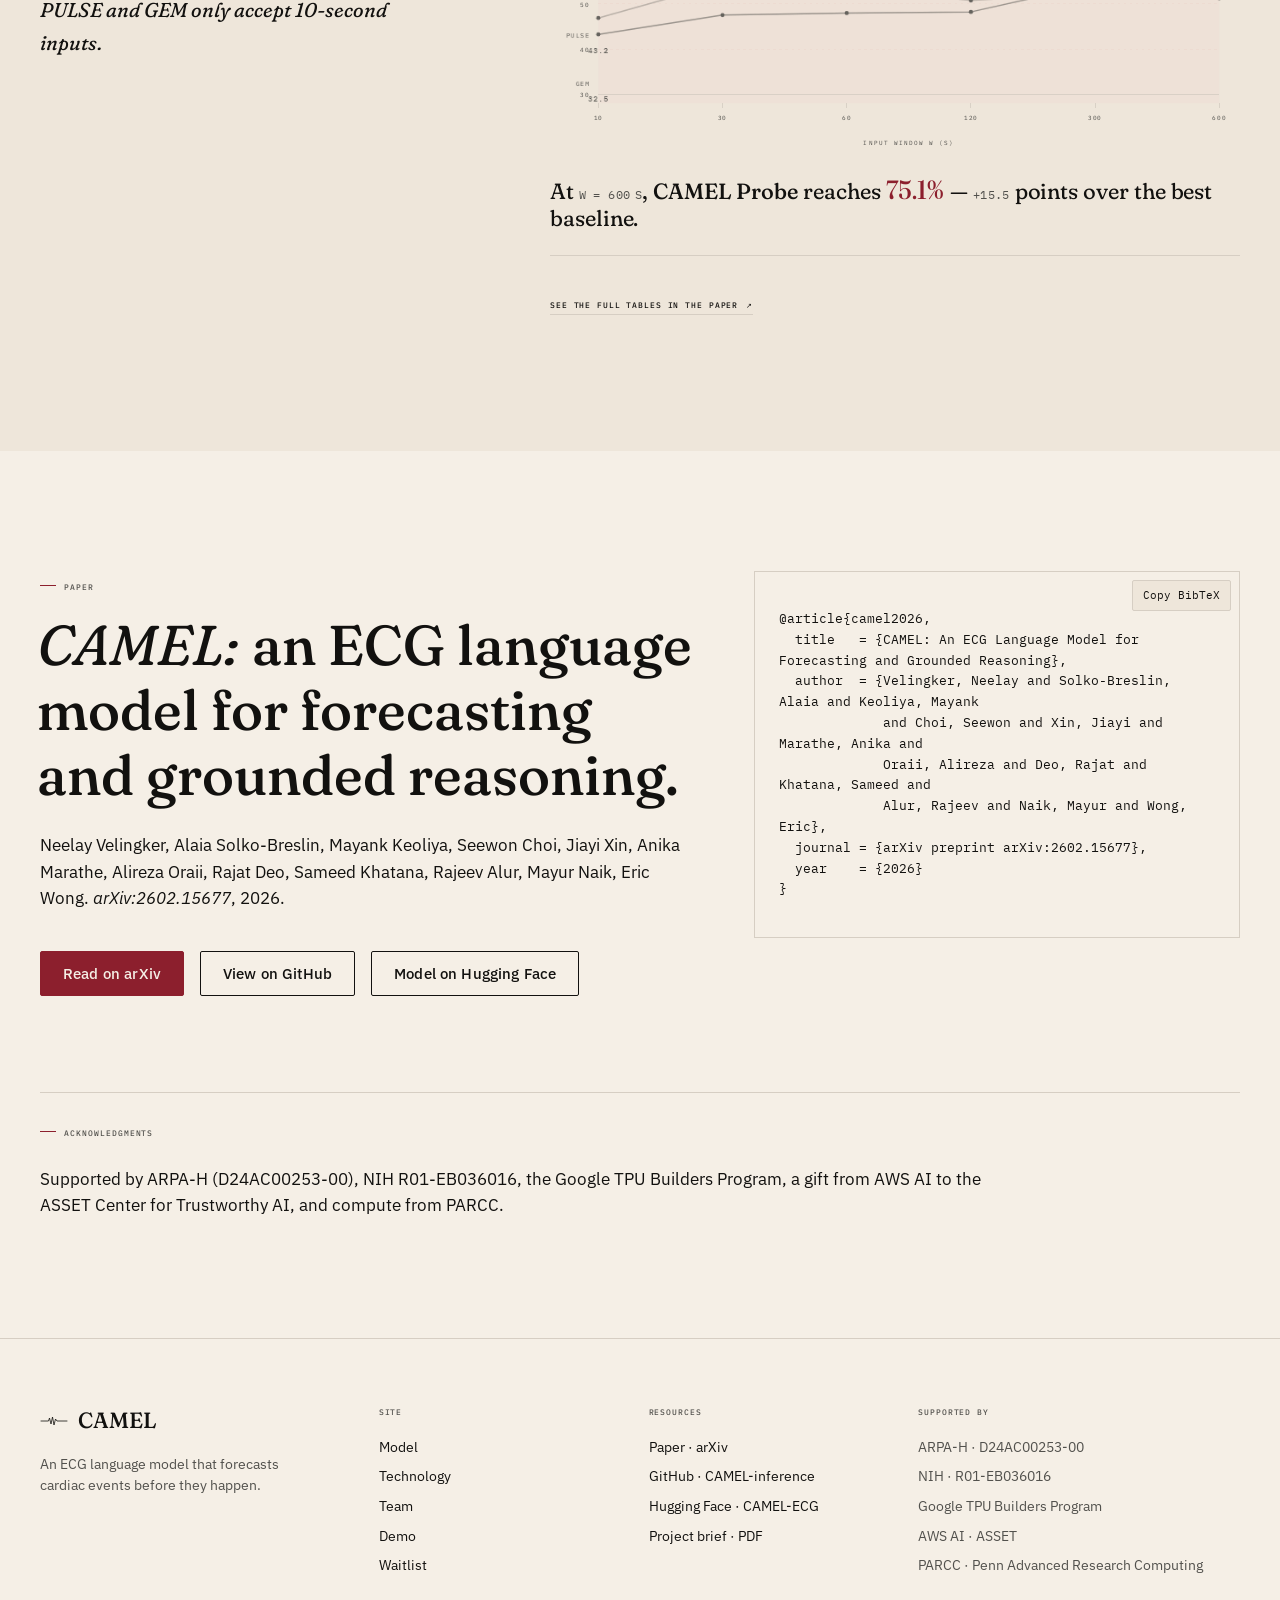
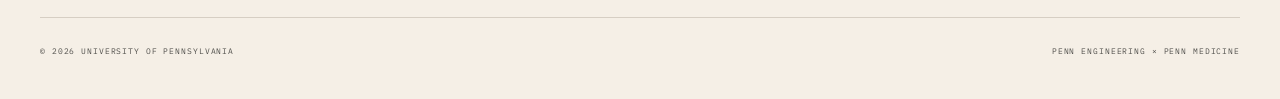
<file: technology/index.html>
<!doctype html>
<html lang="en">
<head>
  <meta charset="utf-8">
  <meta name="viewport" content="width=device-width, initial-scale=1">
  <title>Technology · CAMEL</title>
  <meta name="description" content="From raw telemetry to grounded forecasts — CAMEL's data, architecture, curriculum, and results.">
  <meta name="color-scheme" content="light">
  <link rel="icon" type="image/png" href="/images/logo.png">

  <link rel="preload" href="/assets/fonts/fraunces-variable.woff2" as="font" type="font/woff2" crossorigin>
  <link rel="preload" href="/assets/fonts/plex-sans-400.woff2"    as="font" type="font/woff2" crossorigin>
  <link rel="preload" href="/assets/fonts/plex-sans-500.woff2"    as="font" type="font/woff2" crossorigin>

  <link rel="stylesheet" href="/css/tokens.css">
  <link rel="stylesheet" href="/css/reset.css">
  <link rel="stylesheet" href="/css/typography.css">
  <link rel="stylesheet" href="/css/layout.css">
  <link rel="stylesheet" href="/css/components.css">
  <link rel="stylesheet" href="/css/motion.css">
  <link rel="stylesheet" href="/css/print.css" media="print">
</head>
<body>

<a class="skip-link" href="#main">Skip to content</a>

<header class="navbar" aria-label="Site">
  <div class="container navbar__inner">
    <a class="navbar__brand" href="/" aria-label="CAMEL home">
      <svg class="mark" viewBox="0 0 56 22" aria-hidden="true">
        <path class="pulse" d="M2 11 H14 L17 11 L19 5 L22 17 L25 3 L28 19 L31 7 L34 11 H54"
          stroke="currentColor" stroke-width="1.6" fill="none" stroke-linecap="round" stroke-linejoin="round"/>
      </svg>
      <span class="wordmark">CAMEL</span>
    </a>

    <button class="navbar__toggle" aria-label="Open menu" aria-expanded="false" aria-controls="nav-links">
      <span class="bar" aria-hidden="true"></span>
    </button>

    <nav class="navbar__links" id="nav-links" aria-label="Primary">
      <a class="nav-link" href="/">Model</a>
      <a class="nav-link" href="/technology/" aria-current="page">Technology</a>
      <a class="nav-link" href="/team/">Team</a>
      <a class="nav-link" href="/demo/">Demo</a>
      <span class="navbar__cta"><a class="btn-cta" href="/waitlist/">Join Waitlist</a></span>
    </nav>
  </div>
</header>

<main id="main">

  <!-- ==================== PAGE HEADER ==================== -->
  <section class="section page-header surface-grid">
    <div class="container">
      <div class="grid">
        <div class="col-1-9 heading-cluster">
          <p class="eyebrow">Technology</p>
          <span class="ruler-mark" aria-hidden="true"></span>
          <h1 class="display" style="font-size: clamp(40px, 7vw, 88px);">From raw telemetry to <em>grounded</em> forecasts.</h1>
          <p class="lede" style="max-width: 58ch;">CAMEL's research bet: that ECG is a language-like substrate. Given enough long-horizon data, the right tokenization, and a curriculum that teaches a language model to <em>cite its statistics</em>, it becomes a forecaster, not just a classifier.</p>
        </div>
      </div>
    </div>
  </section>

  <!-- ==================== CLINICAL GAP ==================== -->
  <section class="section" aria-labelledby="gap-title">
    <div class="container">
      <div class="grid">
        <div class="col-1-8 reveal">
          <p class="eyebrow">The clinical gap</p>
          <h2 id="gap-title" class="section-title mt-3 mb-4"><span class="wipe">A family of emergencies,</span> <em>managed</em> <span class="wipe">only after they strike.</span></h2>

          <div class="prose stack-4">
            <p class="dropcap">Heart-rhythm disorders and the arrhythmogenic conditions that trigger them span the full arc of clinical acuity. In the United States alone, sudden cardiac arrest, driven primarily by ventricular fibrillation and ventricular tachycardia, accounts for roughly <strong>350,000 out-of-hospital</strong> and <strong>292,000 in-hospital</strong> events each year, with survival rates remaining poor.<sup class="ref"><a class="footnote-ref" href="#fn-1">1</a></sup> Atrial fibrillation and atrial flutter, an order of magnitude more common, affect <strong>more than 52&nbsp;million</strong> people worldwide and drive a disproportionate share of ischemic stroke.<sup class="ref"><a class="footnote-ref" href="#fn-2">2</a></sup> Obstructive sleep apnea, an arrhythmogenic risk factor rather than an arrhythmia itself, reaches <strong>nearly one&nbsp;billion adults globally</strong>.<sup class="ref"><a class="footnote-ref" href="#fn-3">3</a></sup></p>

            <p>Despite this range in severity, these conditions share a clinical limitation: they are managed <em>reactively</em>, identified only after pathological markers have already manifested. For the most acute events, that delay is decisive: each minute without defibrillation lowers survival by <strong>7&ndash;10%</strong>, and resuscitation becomes exceedingly unlikely past the ten-minute mark.<sup class="ref"><a class="footnote-ref" href="#fn-4">4</a></sup> For non-arrest arrhythmias and apneic episodes, the lost window is measured in hours of avoidable risk rather than seconds of mortality; the mechanism differs, but the shape of the failure does not.</p>

            <p>The clinical value of prediction is therefore large and broadly distributed. Forecasting atrial fibrillation before it begins enables earlier rate control, such as timely beta-blockade instead of post-hoc cardioversion.<sup class="ref"><a class="footnote-ref" href="#fn-5">5</a></sup> Forecasting an apneic episode enables airway intervention before hypoxia cascades into arrhythmia. For acute arrest, every minute of lead time folds back into survival. CAMEL's target is to deliver that lead time, at a false-alarm rate the bedside can actually live with.</p>
          </div>
        </div>

        <aside class="col-10-12 sidenote reveal" style="align-self: end;">
          <p id="fn-1"><span class="num">1</span> AHA, <a class="link-plain" href="https://doi.org/10.1161/CIR.0000000000001412">2026 Heart Disease and Stroke Statistics</a>, <em>Circulation</em>, 2026; Holmberg et&nbsp;al., <a class="link-plain" href="https://doi.org/10.1161/CIRCOUTCOMES.119.005580">Annual incidence of adult and pediatric IHCA in the U.S.</a>, <em>Circ. Cardiovasc. Qual. Outcomes</em>, 2019.</p>
          <p id="fn-2" style="margin-top: var(--space-3);"><span class="num">2</span> Karatela &amp; Calkins, <a class="link-plain" href="https://doi.org/10.15420/aer.2025.33">The global impact of atrial fibrillation</a>, <em>Arrhythm. Electrophysiol. Rev.</em>, 2025; Migdady et&nbsp;al., <a class="link-plain" href="https://doi.org/10.1055/s-0041-1726332">Atrial fibrillation and ischemic stroke</a>, <em>Semin. Neurol.</em>, 2021.</p>
          <p id="fn-3" style="margin-top: var(--space-3);"><span class="num">3</span> Benjafield et&nbsp;al., <a class="link-plain" href="https://doi.org/10.1016/S2213-2600(19)30198-5">Global prevalence and burden of obstructive sleep apnoea</a>, <em>Lancet Respir. Med.</em>, 2019; Yeghiazarians et&nbsp;al., <a class="link-plain" href="https://doi.org/10.1161/CIR.0000000000000988">OSA and cardiovascular disease</a>, AHA scientific statement, <em>Circulation</em>, 2021.</p>
          <p id="fn-4" style="margin-top: var(--space-3);"><span class="num">4</span> Valenzuela et&nbsp;al., <a class="link-plain" href="https://doi.org/10.1161/01.CIR.96.10.3308">Estimating effectiveness of cardiac arrest interventions</a>, <em>Circulation</em>, 1997.</p>
          <p id="fn-5" style="margin-top: var(--space-3);"><span class="num">5</span> Joglar et&nbsp;al., <a class="link-plain" href="https://doi.org/10.1161/CIR.0000000000001193">2023 ACC/AHA/ACCP/HRS guideline for the diagnosis and management of atrial fibrillation</a>, <em>Circulation</em>, 2024.</p>
        </aside>
      </div>
    </div>
  </section>

  <div class="container"><div class="reveal">
    <svg class="divider-ecg" viewBox="0 0 1440 32" preserveAspectRatio="none" aria-hidden="true">
      <path d="M0 16 H360 L372 16 L378 8 L384 22 L390 6 L396 24 L402 10 L408 16 H720 L732 16 L738 4 L744 24 L750 8 L756 20 L762 16 H1080 L1092 16 L1098 8 L1104 22 L1110 6 L1116 24 L1122 10 L1128 16 H1440"
        stroke="currentColor" stroke-width="1" fill="none" stroke-linecap="round" stroke-linejoin="round"/>
    </svg>
  </div></div>

  <!-- ==================== WHY CURRENT AI FALLS SHORT ==================== -->
  <section class="section" aria-labelledby="short-title">
    <div class="container">
      <div class="grid">
        <div class="col-1-7 heading-cluster reveal">
          <p class="eyebrow">Why current AI falls short</p>
          <h2 id="short-title" class="section-title">Three gaps the field has quietly accepted.</h2>
        </div>
      </div>

      <div class="zig zig--left reveal" style="margin-top: var(--space-6);">
        <div class="zig__head">
          <p class="eyebrow">01 · Data</p>
          <h3 class="mt-2">Insufficient data.</h3>
        </div>
        <div class="zig__body prose">
          <p>Public ECG datasets are overwhelmingly <strong>10-second, single-lead recordings</strong>, short enough to classify a rhythm but far too short to <em>predict</em> one. Training a forecasting model on ten-second windows is like training a language model on ten-token snippets.</p>
        </div>
      </div>

      <div class="zig zig--right reveal" style="margin-top: var(--space-6);">
        <div class="zig__head">
          <p class="eyebrow">02 · Accuracy</p>
          <h3 class="mt-2">Brittle models, and hallucinations.</h3>
        </div>
        <div class="zig__body prose">
          <p>Supervised baselines posted <a href="https://pubmed.ncbi.nlm.nih.gov/40110219/">a 31% specificity at 95% sensitivity</a> in early 2025 — a 69% false-positive rate. Meanwhile, prompting general-purpose LLMs directly on raw ECG reliably produces plausible-sounding but unfounded readings: the worst of both worlds.</p>
        </div>
      </div>

      <div class="zig zig--left reveal" style="margin-top: var(--space-6);">
        <div class="zig__head">
          <p class="eyebrow">03 · Clinical fit</p>
          <h3 class="mt-2">Designed around models, not workflows.</h3>
        </div>
        <div class="zig__body prose">
          <p>A model that earns a 0.92 AUROC on a research split but triggers once an hour in the ICU is not clinically deployable. Alarm fatigue, lead variability, and charting integration are first-class constraints — not after-the-fact wrapper concerns.</p>
        </div>
      </div>
    </div>
  </section>

  <div class="container"><div class="reveal">
    <svg class="divider-ecg" viewBox="0 0 1440 32" preserveAspectRatio="none" aria-hidden="true">
      <path d="M0 16 H360 L372 16 L378 8 L384 22 L390 6 L396 24 L402 10 L408 16 H720 L732 16 L738 4 L744 24 L750 8 L756 20 L762 16 H1080 L1092 16 L1098 8 L1104 22 L1110 6 L1116 24 L1122 10 L1128 16 H1440"
        stroke="currentColor" stroke-width="1" fill="none" stroke-linecap="round" stroke-linejoin="round"/>
    </svg>
  </div></div>

  <!-- ==================== OUR APPROACH (PILLARS) ==================== -->
  <section class="section" aria-labelledby="approach-title">
    <div class="container">
      <div class="grid">
        <div class="col-1-7 heading-cluster reveal">
          <p class="eyebrow">Our approach</p>
          <h2 id="approach-title" class="section-title">Three pillars, each earned by the paper.</h2>
        </div>
      </div>

      <div class="col-1-12 reveal-stagger" style="margin-top: var(--space-6);">
        <div class="pillar">
          <div class="pillar__num" aria-hidden="true">01</div>
          <div>
            <h3 class="pillar__title">High-quality, long-horizon data</h3>
            <p class="pillar__body">More than <strong>1&nbsp;billion</strong> 1-second segments across <strong>13&nbsp;public datasets</strong>, paired with a private 8-lead Penn ICU corpus spanning 10&nbsp;minutes to 48&nbsp;hours per patient and labeled for NORM, VT, and VF. This is not another 10-second benchmark.</p>
          </div>
          <aside class="pillar__aside">Private corpus · 8-lead ICU · 10m–48h</aside>
        </div>

        <div class="pillar">
          <div class="pillar__num" aria-hidden="true">02</div>
          <div>
            <h3 class="pillar__title">Neurosymbolic, evidence-grounded reasoning</h3>
            <p class="pillar__body">ECGDeli-computed statistics — RR intervals, PR, QRS duration, RMSSD, PAC counts — anchor every forecast. CAMEL's outputs cite specific beat-level metrics, making verification possible and hallucinations harder.</p>
          </div>
          <aside class="pillar__aside">Grounding RMSE · 109 vs 304</aside>
        </div>

        <div class="pillar">
          <div class="pillar__num" aria-hidden="true">03</div>
          <div>
            <h3 class="pillar__title">Staged curriculum training</h3>
            <p class="pillar__body">Five progressive stages — autoencoder, MC &amp; short answer, statistics, multi-turn, forecasting — that teach the model to read a signal before it is asked to reason over one. Each stage has a measurable contribution in ablation.</p>
          </div>
          <aside class="pillar__aside">5 stages · 1B → 17K samples</aside>
        </div>
      </div>
    </div>
  </section>

  <!-- ==================== ARCHITECTURE ==================== -->
  <section id="architecture" class="section surface-grid" aria-labelledby="arch-title">
    <div class="container">
      <div class="grid">
        <div class="col-1-6 heading-cluster reveal">
          <p class="eyebrow">Architecture</p>
          <h2 id="arch-title" class="section-title"><em>How</em> CAMEL reads a signal.</h2>
          <p class="lede">A trainable encoder quantizes the ECG; a lead-aware attention mask lets the model reason across leads at the same timestamp, while remaining causal for the text it generates.</p>
        </div>

        <div class="col-7-12 reveal">
          <figure class="example" style="padding: var(--space-5);">
            <!-- Schematic diagram -->
            <svg viewBox="0 0 640 300" preserveAspectRatio="xMidYMid meet" style="width:100%; height:auto;" aria-labelledby="arch-figtitle">
              <title id="arch-figtitle">CAMEL architecture diagram</title>
              <!-- ECG input -->
              <g font-family="IBM Plex Mono, monospace" font-size="10" fill="#52514D">
                <text x="20" y="22">INPUT · 1 s ECG</text>
                <rect x="20" y="32" width="160" height="48" fill="none" stroke="#D6CEC3"/>
                <path d="M28 56 H50 L56 46 L62 66 L68 56 H90 L96 40 L102 72 L108 56 H160 L168 50 L172 62 L176 56" fill="none" stroke="#12110F" stroke-width="1.2"/>

                <!-- Arrow -->
                <path d="M185 56 H215" stroke="#52514D" stroke-width="1" marker-end="url(#arr)"/>

                <!-- CNN encoder -->
                <rect x="220" y="36" width="120" height="40" fill="#EDD8D0" stroke="#8C1F2D" stroke-width="1"/>
                <text x="280" y="60" text-anchor="middle" font-size="11" fill="#12110F" font-weight="500">CNN encoder</text>
                <text x="280" y="74" text-anchor="middle" font-size="9">64-d latent</text>

                <path d="M346 56 H380" stroke="#52514D" marker-end="url(#arr)"/>

                <!-- Projection + special tokens -->
                <rect x="385" y="20" width="235" height="72" fill="none" stroke="#D6CEC3"/>
                <text x="392" y="34">PROJECT · interleave · &lt;lead_start&gt;…&lt;lead_end&gt;</text>
                <rect x="395" y="44" width="30" height="18" fill="#F5EFE6" stroke="#12110F"/><text x="410" y="57" text-anchor="middle" font-size="9">sig</text>
                <rect x="430" y="44" width="30" height="18" fill="#F5EFE6" stroke="#12110F"/><text x="445" y="57" text-anchor="middle" font-size="9">sig</text>
                <rect x="465" y="44" width="30" height="18" fill="#EDD8D0" stroke="#8C1F2D"/><text x="480" y="57" text-anchor="middle" font-size="9">&lt;ecg&gt;</text>
                <rect x="500" y="44" width="30" height="18" fill="#F5EFE6" stroke="#12110F"/><text x="515" y="57" text-anchor="middle" font-size="9">txt</text>
                <rect x="535" y="44" width="30" height="18" fill="#F5EFE6" stroke="#12110F"/><text x="550" y="57" text-anchor="middle" font-size="9">txt</text>
                <rect x="570" y="44" width="30" height="18" fill="#F5EFE6" stroke="#12110F"/><text x="585" y="57" text-anchor="middle" font-size="9">txt</text>
                <text x="395" y="82">projected into 2560-d LM space</text>

                <!-- MedGemma + LoRA -->
                <rect x="80" y="140" width="480" height="70" fill="none" stroke="#12110F" stroke-width="1.2"/>
                <text x="320" y="160" text-anchor="middle" font-size="12" font-family="Fraunces, serif" font-weight="500" fill="#12110F">MedGemma-4B · lead-aware attention · LoRA r=128</text>
                <text x="320" y="180" text-anchor="middle" font-size="10">bidirectional across leads at the same timestamp · causal for text</text>

                <path d="M320 100 V134" stroke="#52514D" stroke-dasharray="3 3"/>
                <path d="M320 212 V242" stroke="#52514D" marker-end="url(#arr)"/>

                <!-- Output -->
                <rect x="200" y="246" width="240" height="36" fill="#EDD8D0" stroke="#8C1F2D"/>
                <text x="320" y="270" text-anchor="middle" font-size="11" fill="#12110F" font-weight="500">Forecast · report · citations</text>
              </g>

              <defs>
                <marker id="arr" viewBox="0 0 10 10" refX="8" refY="5" markerWidth="7" markerHeight="7" orient="auto-start-reverse">
                  <path d="M0 0 L10 5 L0 10 z" fill="#52514D"/>
                </marker>
              </defs>
            </svg>
            <figcaption><em>Fig. 2</em> — CAMEL's encoder + LLM composition, schematic.</figcaption>
          </figure>

          <div class="callout mt-4">
            <span class="eyebrow">Why this matters</span>
            <p>Lead-aware attention enables <strong>variable lead counts</strong>, <strong>variable duration</strong>, and <strong>multi-ECG prompts</strong> — the three shapes a real ICU signal takes but prior encoders rejected.</p>
          </div>
        </div>
      </div>
    </div>
  </section>

  <!-- ==================== CURRICULUM ==================== -->
  <section class="section" aria-labelledby="cur-title">
    <div class="container">
      <div class="grid">
        <div class="col-1-7 heading-cluster reveal">
          <p class="eyebrow">Curriculum</p>
          <h2 id="cur-title" class="section-title">Five stages, strictly in order.</h2>
          <p class="lede">Each stage has a distinct dataset, objective, and output model. We skip none and we do not parallelize.</p>
        </div>
      </div>

      <div class="curriculum reveal" style="margin-top: var(--space-6);">
        <div class="curriculum__rule" aria-hidden="true"></div>
        <div class="curriculum__grid">
          <article class="stage above">
            <div class="stage__num">01 · Autoencoder</div>
            <h3 class="stage__title">Learn the signal.</h3>
            <p class="stage__body">1 B+ segments · MSE reconstruction.</p>
          </article>
          <article class="stage below">
            <div class="stage__num">02 · MC &amp; short answer</div>
            <h3 class="stage__title">Answer clinical Qs.</h3>
            <p class="stage__body">20 M Harvard-Emory samples.</p>
          </article>
          <article class="stage above">
            <div class="stage__num">03 · Statistics</div>
            <h3 class="stage__title">Cite the numbers.</h3>
            <p class="stage__body">~30 M ECGDeli-grounded QA.</p>
          </article>
          <article class="stage below">
            <div class="stage__num">04 · Conversation</div>
            <h3 class="stage__title">Multi-turn reasoning.</h3>
            <p class="stage__body">~420 K dialogues · <em>CAMEL-Base</em>.</p>
          </article>
          <article class="stage above">
            <div class="stage__num">05 · Forecasting</div>
            <h3 class="stage__title">Predict ahead.</h3>
            <p class="stage__body">17 K Icentia11k rubric samples · <em>CAMEL-Forecast</em>.</p>
          </article>
        </div>
      </div>
    </div>
  </section>

  <!-- ==================== RESULTS (interactive slider) ==================== -->
  <section class="section surface-deep" aria-labelledby="res-title" data-forecast-slider>
    <div class="container">
      <div class="grid">
        <div class="col-1-4 heading-cluster reveal">
          <p class="eyebrow">Forecasting results</p>
          <h2 id="res-title" class="section-title">CAMEL widens the gap <em>at every future.</em></h2>
          <p class="lede">Macro-F1 on forecasting <em>AFib / AFlutter / Sinus rhythm</em>, by input length <span class="mono-inline">w</span> and horizon <span class="mono-inline">h</span>.<br>PULSE and GEM only accept 10-second inputs.</p>
        </div>

        <div class="col-6-12 reveal forecast-board">
          <!-- scrubber -->
          <div class="forecast-scrubber" role="tablist" aria-label="Forecast horizon">
            <div class="forecast-scrubber__rail" aria-hidden="true"></div>
            <button class="forecast-stop is-active" type="button" role="tab" aria-selected="true" id="fc-tab-60" aria-controls="fc-panel" data-horizon="60" tabindex="0">
              <span class="forecast-stop__dot" aria-hidden="true"></span>
              <span class="forecast-stop__time">1 min</span>
            </button>
            <button class="forecast-stop" type="button" role="tab" aria-selected="false" id="fc-tab-180" aria-controls="fc-panel" data-horizon="180" tabindex="-1">
              <span class="forecast-stop__dot" aria-hidden="true"></span>
              <span class="forecast-stop__time">3 min</span>
            </button>
            <button class="forecast-stop" type="button" role="tab" aria-selected="false" id="fc-tab-300" aria-controls="fc-panel" data-horizon="300" tabindex="-1">
              <span class="forecast-stop__dot" aria-hidden="true"></span>
              <span class="forecast-stop__time">5 min</span>
            </button>
            <button class="forecast-stop" type="button" role="tab" aria-selected="false" id="fc-tab-600" aria-controls="fc-panel" data-horizon="600" tabindex="-1">
              <span class="forecast-stop__dot" aria-hidden="true"></span>
              <span class="forecast-stop__time">10 min</span>
            </button>
          </div>
          <p class="forecast-scrubber__caption">How far ahead CAMEL is asked to forecast</p>

          <!-- panel -->
          <div class="forecast-panel" role="tabpanel" id="fc-panel" aria-labelledby="fc-tab-60">
            <div class="forecast-panel__header">
              <h3 class="forecast-panel__title"><em>h</em>&nbsp;=&nbsp;<span data-fc-h>60&thinsp;s</span> <span class="forecast-panel__title-sep" aria-hidden="true">&middot;</span> <span data-fc-time>one minute ahead</span></h3>
              <div class="forecast-legend" aria-hidden="true">
                <span class="forecast-legend__item"><span class="forecast-legend__swatch forecast-legend__swatch--hero"></span>CAMEL&nbsp;Probe</span>
                <span class="forecast-legend__item"><span class="forecast-legend__swatch forecast-legend__swatch--hero-hollow"></span>CAMEL</span>
                <span class="forecast-legend__item"><span class="forecast-legend__swatch forecast-legend__swatch--baseline"></span>Baselines</span>
              </div>
            </div>
            <svg class="forecast-chart" viewBox="0 0 800 360" preserveAspectRatio="xMidYMid meet" role="img" aria-labelledby="fc-chart-title fc-chart-desc">
              <title id="fc-chart-title">Macro-F1 vs input window across methods</title>
              <desc id="fc-chart-desc">Line chart comparing CAMEL and baselines.</desc>
            </svg>

            <p class="forecast-takeaway" data-fc-takeaway></p>
          </div>

          <p class="figcap forecast-footer"><a class="link-arrow" href="https://arxiv.org/abs/2602.15677">See the full tables in the paper</a></p>
        </div>
      </div>

      <!-- No-JS fallback: the four static tables -->
      <noscript>
      <div class="grid results-grid" style="margin-top: var(--space-6);">

        <!-- h = 60 s -->
        <div class="col-1-6 result-panel reveal">
          <p class="figcap"><em>h&thinsp;=&thinsp;60&thinsp;s</em> &middot; one-minute ahead</p>
          <div class="table-scroll">
          <table class="table table--results">
            <thead>
              <tr>
                <th>Method</th>
                <th class="num">w10</th><th class="num">w30</th><th class="num">w60</th><th class="num">w120</th><th class="num">w300</th><th class="num">w600</th>
              </tr>
            </thead>
            <tbody>
              <tr class="row-group"><th colspan="7">Zero-shot</th></tr>
              <tr><td>PULSE</td>       <td class="num">43.21</td><td class="num">&mdash;</td><td class="num">&mdash;</td><td class="num">&mdash;</td><td class="num">&mdash;</td><td class="num">&mdash;</td></tr>
              <tr><td>GEM</td>         <td class="num">32.54</td><td class="num">&mdash;</td><td class="num">&mdash;</td><td class="num">&mdash;</td><td class="num">&mdash;</td><td class="num">&mdash;</td></tr>
              <tr><td>GPT-5.2</td>     <td class="num">43.26</td><td class="num">47.54</td><td class="num">48.00</td><td class="num">48.24</td><td class="num">54.36</td><td class="num">51.28</td></tr>
              <tr class="row-camel"><td>CAMEL</td><td class="num">63.28</td><td class="num">68.88</td><td class="num">69.23</td><td class="num">71.37</td><td class="num best">73.42</td><td class="num">73.18</td></tr>
              <tr class="row-group"><th colspan="7">Supervised</th></tr>
              <tr><td>XGBoost</td>     <td class="num">59.55</td><td class="num">55.58</td><td class="num">56.89</td><td class="num">56.09</td><td class="num">59.64</td><td class="num">55.20</td></tr>
              <tr><td>CNN</td>         <td class="num">46.89</td><td class="num">54.62</td><td class="num">53.59</td><td class="num">50.79</td><td class="num">52.35</td><td class="num">53.10</td></tr>
              <tr class="row-group"><th colspan="7">Linear probe</th></tr>
              <tr class="row-camel"><td>CAMEL Probe</td><td class="num best">69.83</td><td class="num best">72.52</td><td class="num best">69.43</td><td class="num best">74.30</td><td class="num">72.56</td><td class="num best">75.14</td></tr>
            </tbody>
          </table>
          </div>
        </div>

        <!-- h = 180 s -->
        <div class="col-7-12 result-panel reveal">
          <p class="figcap"><em>h&thinsp;=&thinsp;180&thinsp;s</em> &middot; three minutes ahead</p>
          <div class="table-scroll">
          <table class="table table--results">
            <thead>
              <tr>
                <th>Method</th>
                <th class="num">w10</th><th class="num">w30</th><th class="num">w60</th><th class="num">w120</th><th class="num">w300</th><th class="num">w600</th>
              </tr>
            </thead>
            <tbody>
              <tr class="row-group"><th colspan="7">Zero-shot</th></tr>
              <tr><td>PULSE</td>       <td class="num">40.50</td><td class="num">&mdash;</td><td class="num">&mdash;</td><td class="num">&mdash;</td><td class="num">&mdash;</td><td class="num">&mdash;</td></tr>
              <tr><td>GEM</td>         <td class="num">32.95</td><td class="num">&mdash;</td><td class="num">&mdash;</td><td class="num">&mdash;</td><td class="num">&mdash;</td><td class="num">&mdash;</td></tr>
              <tr><td>GPT-5.2</td>     <td class="num">37.67</td><td class="num">46.71</td><td class="num">51.22</td><td class="num">54.43</td><td class="num">49.29</td><td class="num">52.01</td></tr>
              <tr class="row-camel"><td>CAMEL</td><td class="num">60.04</td><td class="num">61.27</td><td class="num">65.44</td><td class="num">69.59</td><td class="num">71.34</td><td class="num">67.53</td></tr>
              <tr class="row-group"><th colspan="7">Supervised</th></tr>
              <tr><td>XGBoost</td>     <td class="num">56.85</td><td class="num">56.60</td><td class="num">58.18</td><td class="num">57.09</td><td class="num">58.07</td><td class="num">56.17</td></tr>
              <tr><td>CNN</td>         <td class="num">49.59</td><td class="num">54.72</td><td class="num">57.08</td><td class="num">54.40</td><td class="num">52.76</td><td class="num">50.21</td></tr>
              <tr class="row-group"><th colspan="7">Linear probe</th></tr>
              <tr class="row-camel"><td>CAMEL Probe</td><td class="num best">69.81</td><td class="num best">67.38</td><td class="num best">69.91</td><td class="num best">69.85</td><td class="num best">75.46</td><td class="num best">74.64</td></tr>
            </tbody>
          </table>
          </div>
        </div>

        <!-- h = 300 s -->
        <div class="col-1-6 result-panel reveal">
          <p class="figcap"><em>h&thinsp;=&thinsp;300&thinsp;s</em> &middot; five minutes ahead</p>
          <div class="table-scroll">
          <table class="table table--results">
            <thead>
              <tr>
                <th>Method</th>
                <th class="num">w10</th><th class="num">w30</th><th class="num">w60</th><th class="num">w120</th><th class="num">w300</th><th class="num">w600</th>
              </tr>
            </thead>
            <tbody>
              <tr class="row-group"><th colspan="7">Zero-shot</th></tr>
              <tr><td>PULSE</td>       <td class="num">36.67</td><td class="num">&mdash;</td><td class="num">&mdash;</td><td class="num">&mdash;</td><td class="num">&mdash;</td><td class="num">&mdash;</td></tr>
              <tr><td>GEM</td>         <td class="num">33.33</td><td class="num">&mdash;</td><td class="num">&mdash;</td><td class="num">&mdash;</td><td class="num">&mdash;</td><td class="num">&mdash;</td></tr>
              <tr><td>GPT-5.2</td>     <td class="num">43.14</td><td class="num">53.42</td><td class="num">52.07</td><td class="num">51.19</td><td class="num">58.16</td><td class="num">56.37</td></tr>
              <tr class="row-camel"><td>CAMEL</td><td class="num">58.07</td><td class="num">63.58</td><td class="num best">70.15</td><td class="num">67.15</td><td class="num">70.73</td><td class="num">70.48</td></tr>
              <tr class="row-group"><th colspan="7">Supervised</th></tr>
              <tr><td>XGBoost</td>     <td class="num">54.08</td><td class="num">54.97</td><td class="num">54.35</td><td class="num">57.05</td><td class="num">56.86</td><td class="num">53.37</td></tr>
              <tr><td>CNN</td>         <td class="num">48.47</td><td class="num">53.13</td><td class="num">46.54</td><td class="num">46.32</td><td class="num">57.72</td><td class="num">48.99</td></tr>
              <tr class="row-group"><th colspan="7">Linear probe</th></tr>
              <tr class="row-camel"><td>CAMEL Probe</td><td class="num best">68.54</td><td class="num best">71.05</td><td class="num">69.31</td><td class="num best">70.30</td><td class="num best">73.36</td><td class="num best">72.70</td></tr>
            </tbody>
          </table>
          </div>
        </div>

        <!-- h = 600 s -->
        <div class="col-7-12 result-panel reveal">
          <p class="figcap"><em>h&thinsp;=&thinsp;600&thinsp;s</em> &middot; ten minutes ahead</p>
          <div class="table-scroll">
          <table class="table table--results">
            <thead>
              <tr>
                <th>Method</th>
                <th class="num">w10</th><th class="num">w30</th><th class="num">w60</th><th class="num">w120</th><th class="num">w300</th><th class="num">w600</th>
              </tr>
            </thead>
            <tbody>
              <tr class="row-group"><th colspan="7">Zero-shot</th></tr>
              <tr><td>PULSE</td>       <td class="num">40.12</td><td class="num">&mdash;</td><td class="num">&mdash;</td><td class="num">&mdash;</td><td class="num">&mdash;</td><td class="num">&mdash;</td></tr>
              <tr><td>GEM</td>         <td class="num">31.49</td><td class="num">&mdash;</td><td class="num">&mdash;</td><td class="num">&mdash;</td><td class="num">&mdash;</td><td class="num">&mdash;</td></tr>
              <tr><td>GPT-5.2</td>     <td class="num">46.11</td><td class="num">56.04</td><td class="num">47.55</td><td class="num">55.80</td><td class="num">50.01</td><td class="num">55.41</td></tr>
              <tr class="row-camel"><td>CAMEL</td><td class="num">58.54</td><td class="num">63.91</td><td class="num">64.28</td><td class="num">65.99</td><td class="num">71.37</td><td class="num">66.90</td></tr>
              <tr class="row-group"><th colspan="7">Supervised</th></tr>
              <tr><td>XGBoost</td>     <td class="num">57.93</td><td class="num">57.12</td><td class="num">53.84</td><td class="num">55.06</td><td class="num">56.03</td><td class="num">57.07</td></tr>
              <tr><td>CNN</td>         <td class="num">48.85</td><td class="num">51.96</td><td class="num">53.69</td><td class="num">51.32</td><td class="num">49.90</td><td class="num">56.19</td></tr>
              <tr class="row-group"><th colspan="7">Linear probe</th></tr>
              <tr class="row-camel"><td>CAMEL Probe</td><td class="num best">69.30</td><td class="num best">69.53</td><td class="num best">68.49</td><td class="num best">72.04</td><td class="num best">73.54</td><td class="num best">76.02</td></tr>
            </tbody>
          </table>
          </div>
        </div>

      </div>

      <div class="grid" style="margin-top: var(--space-5);">
        <div class="col-1-12">
          <p class="figcap"><em>Key</em> &middot; <span class="mono-inline">wN</span> = N-second input window; <span class="mono-inline">h</span> = forecast horizon; bold = best in column per horizon.</p>
        </div>
      </div>
      </noscript>
    </div>
  </section>

  <!-- ==================== PAPER & CITATION ==================== -->
  <section class="section" aria-labelledby="paper-title">
    <div class="container">
      <div class="grid">
        <div class="col-1-7 reveal">
          <p class="eyebrow">Paper</p>
          <h2 id="paper-title" class="section-title mt-3"><em>CAMEL:</em> an ECG language model for forecasting and grounded reasoning.</h2>

          <p class="prose" style="margin-top: var(--space-4);">Neelay Velingker, Alaia Solko-Breslin, Mayank Keoliya, Seewon Choi, Jiayi Xin, Anika Marathe, Alireza Oraii, Rajat Deo, Sameed Khatana, Rajeev Alur, Mayur Naik, Eric Wong. <em>arXiv:2602.15677</em>, 2026.</p>

          <div class="actions mt-5" style="display:flex; gap: var(--space-3); flex-wrap:wrap;">
            <a class="btn btn-primary" href="https://arxiv.org/abs/2602.15677">Read on arXiv</a>
            <a class="btn btn-ghost"   href="https://github.com/CAMEL-ECG/CAMEL-inference">View on GitHub</a>
            <a class="btn btn-ghost"   href="https://huggingface.co/CAMEL-ECG">Model on Hugging Face</a>
          </div>
        </div>

        <div class="col-8-12 reveal">
          <div class="bibtex">
            <button class="bibtex__copy" type="button" data-copy-target="#bibtex">Copy BibTeX</button>
<pre id="bibtex">@article{camel2026,
  title   = {CAMEL: An ECG Language Model for Forecasting and Grounded Reasoning},
  author  = {Velingker, Neelay and Solko-Breslin, Alaia and Keoliya, Mayank
             and Choi, Seewon and Xin, Jiayi and Marathe, Anika and
             Oraii, Alireza and Deo, Rajat and Khatana, Sameed and
             Alur, Rajeev and Naik, Mayur and Wong, Eric},
  journal = {arXiv preprint arXiv:2602.15677},
  year    = {2026}
}</pre>
          </div>
        </div>
      </div>

      <hr class="hairline" style="margin-top: var(--space-7); margin-bottom: var(--space-4);">

      <p class="eyebrow" style="margin-bottom: var(--space-2);">Acknowledgments</p>
      <p class="prose" style="max-width: 96ch;">
        Supported by ARPA-H (D24AC00253-00), NIH R01-EB036016, the Google TPU Builders Program, a gift from AWS AI to the ASSET Center for Trustworthy AI, and compute from PARCC.
      </p>
    </div>
  </section>

</main>

<footer class="footer" aria-label="Site footer">
  <div class="container">
    <div class="footer__grid">
      <div class="footer__col">
        <div class="footer__wordmark">
          <svg class="mark" viewBox="0 0 56 22" aria-hidden="true" style="width:28px; height:22px;">
            <path d="M2 11 H14 L17 11 L19 5 L22 17 L25 3 L28 19 L31 7 L34 11 H54" stroke="currentColor" stroke-width="1.6" fill="none" stroke-linecap="round" stroke-linejoin="round"/>
          </svg>
          CAMEL
        </div>
        <p class="footer__tag">An ECG language model that forecasts cardiac events before they happen.</p>
      </div>
      <div class="footer__col">
        <h5>Site</h5>
        <ul>
          <li><a href="/">Model</a></li>
          <li><a href="/technology/">Technology</a></li>
          <li><a href="/team/">Team</a></li>
          <li><a href="/demo/">Demo</a></li>
          <li><a href="/waitlist/">Waitlist</a></li>
        </ul>
      </div>
      <div class="footer__col">
        <h5>Resources</h5>
        <ul>
          <li><a href="https://arxiv.org/abs/2602.15677">Paper · arXiv</a></li>
          <li><a href="https://github.com/CAMEL-ECG/CAMEL-inference">GitHub · CAMEL-inference</a></li>
          <li><a href="https://huggingface.co/CAMEL-ECG">Hugging Face · CAMEL-ECG</a></li>
          <li><a href="/Generative%20AI%20for%20Cardiac%20Arrest%20Prediction.pdf">Project brief · PDF</a></li>
        </ul>
      </div>
      <div class="footer__col">
        <h5>Supported by</h5>
        <ul>
          <li>ARPA-H · D24AC00253-00</li>
          <li>NIH · R01-EB036016</li>
          <li>Google TPU Builders Program</li>
          <li>AWS AI · ASSET</li>
          <li>PARCC · Penn Advanced Research Computing</li>
        </ul>
      </div>
    </div>

    <div class="footer__bottom">
      <span>© 2026 University of Pennsylvania</span>
      <span>Penn Engineering × Penn Medicine</span>
    </div>
  </div>
</footer>

<script type="module" src="/js/motion.js"></script>
<script defer src="/js/forecast-slider.js"></script>
</body>
</html>
</file>
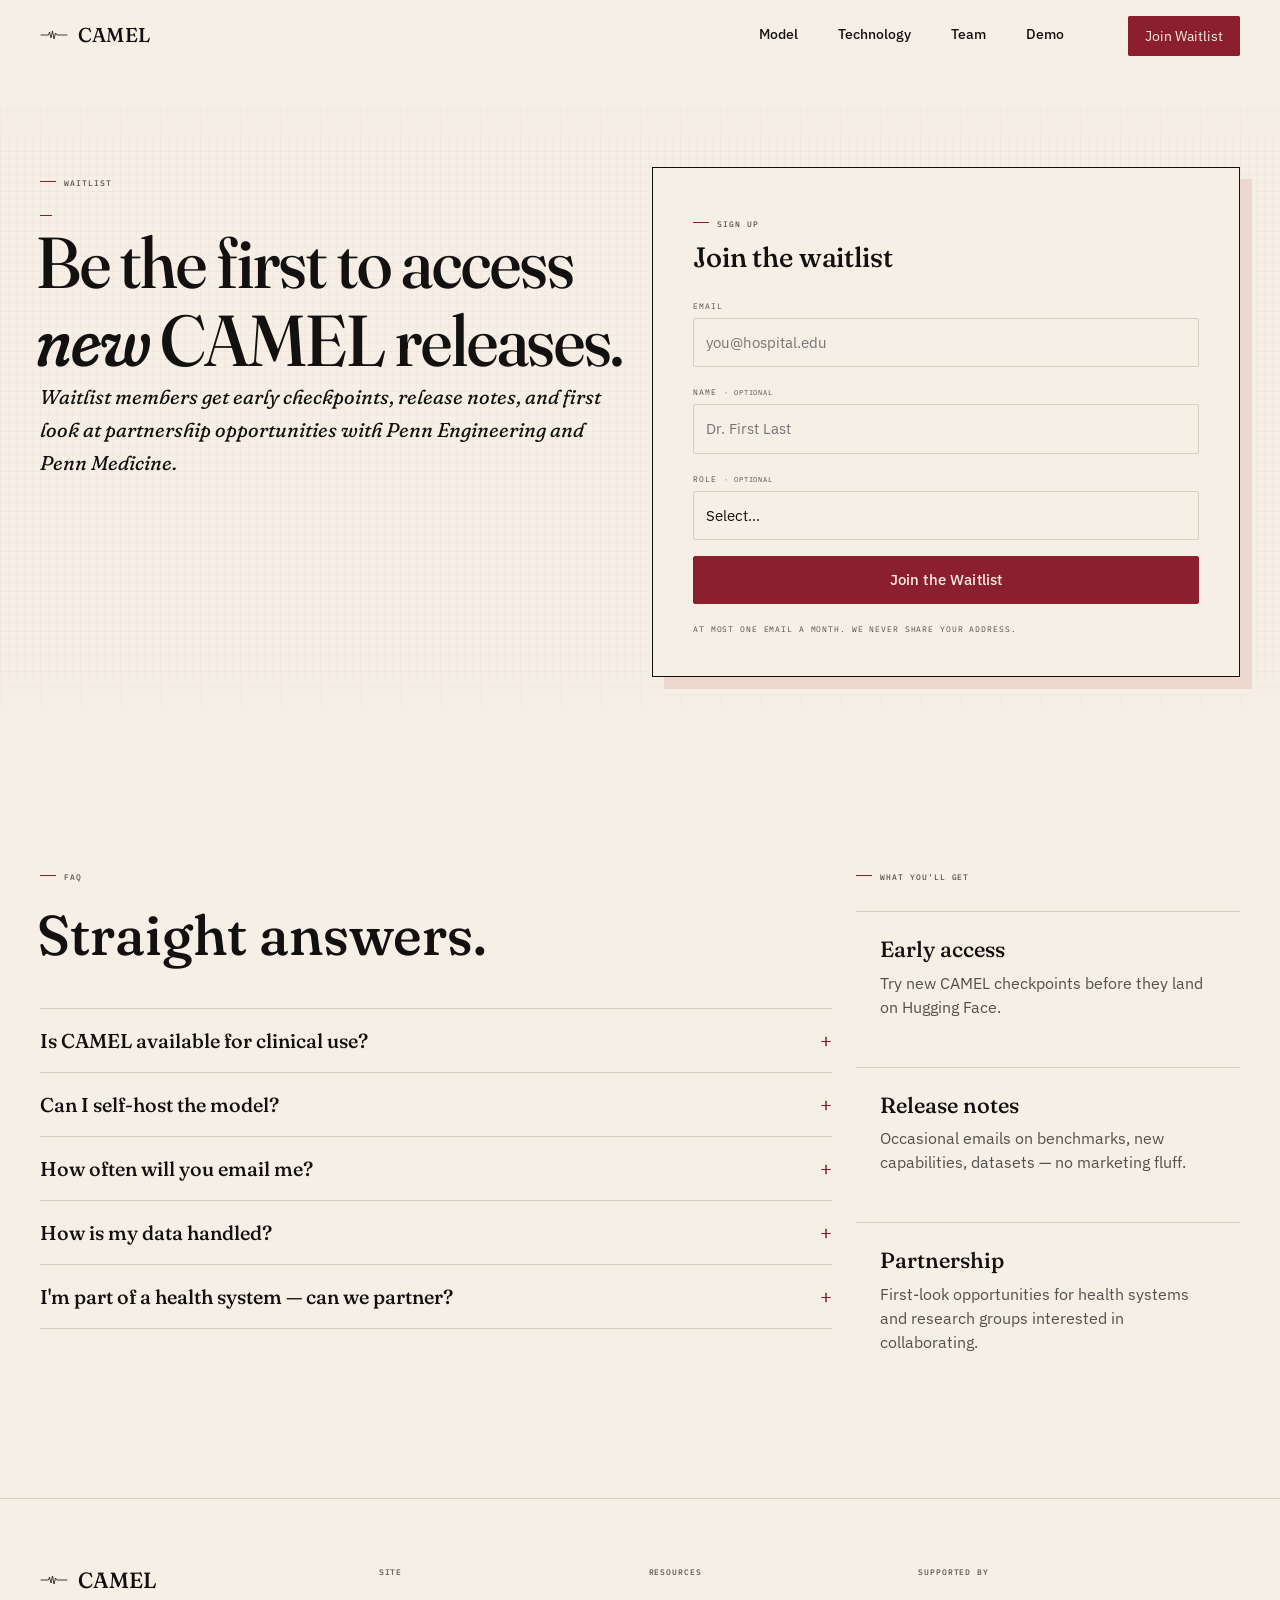
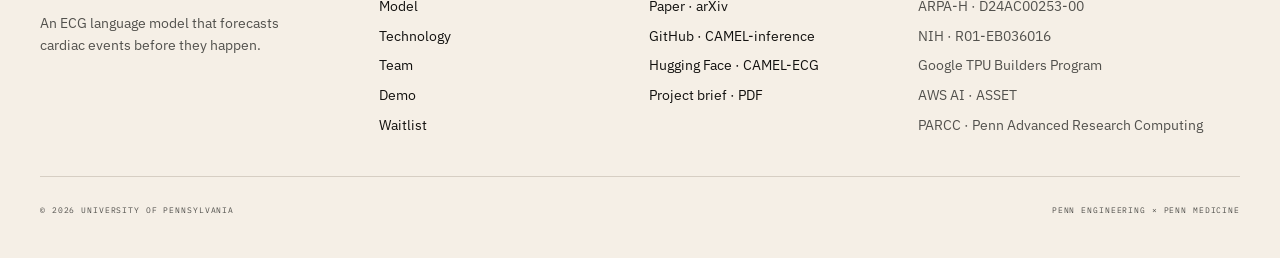
<file: waitlist/index.html>
<!doctype html>
<html lang="en">
<head>
  <meta charset="utf-8">
  <meta name="viewport" content="width=device-width, initial-scale=1">
  <title>Waitlist · CAMEL</title>
  <meta name="description" content="Be the first to access new CAMEL releases — early checkpoints, release notes, and partnership opportunities for health systems and researchers.">
  <meta name="color-scheme" content="light">
  <link rel="icon" type="image/png" href="/images/logo.png">

  <link rel="preload" href="/assets/fonts/fraunces-variable.woff2" as="font" type="font/woff2" crossorigin>
  <link rel="preload" href="/assets/fonts/plex-sans-400.woff2"    as="font" type="font/woff2" crossorigin>
  <link rel="preload" href="/assets/fonts/plex-sans-500.woff2"    as="font" type="font/woff2" crossorigin>

  <link rel="stylesheet" href="/css/tokens.css">
  <link rel="stylesheet" href="/css/reset.css">
  <link rel="stylesheet" href="/css/typography.css">
  <link rel="stylesheet" href="/css/layout.css">
  <link rel="stylesheet" href="/css/components.css">
  <link rel="stylesheet" href="/css/motion.css">
  <link rel="stylesheet" href="/css/print.css" media="print">
</head>
<body>

<a class="skip-link" href="#main">Skip to content</a>

<header class="navbar" aria-label="Site">
  <div class="container navbar__inner">
    <a class="navbar__brand" href="/" aria-label="CAMEL home">
      <svg class="mark" viewBox="0 0 56 22" aria-hidden="true">
        <path class="pulse" d="M2 11 H14 L17 11 L19 5 L22 17 L25 3 L28 19 L31 7 L34 11 H54"
          stroke="currentColor" stroke-width="1.6" fill="none" stroke-linecap="round" stroke-linejoin="round"/>
      </svg>
      <span class="wordmark">CAMEL</span>
    </a>

    <button class="navbar__toggle" aria-label="Open menu" aria-expanded="false" aria-controls="nav-links">
      <span class="bar" aria-hidden="true"></span>
    </button>

    <nav class="navbar__links" id="nav-links" aria-label="Primary">
      <a class="nav-link" href="/">Model</a>
      <a class="nav-link" href="/technology/">Technology</a>
      <a class="nav-link" href="/team/">Team</a>
      <a class="nav-link" href="/demo/">Demo</a>
      <span class="navbar__cta"><a class="btn-cta" href="/waitlist/" aria-current="page">Join Waitlist</a></span>
    </nav>
  </div>
</header>

<main id="main">

  <!-- ==================== PAGE HEADER + SIGNUP ==================== -->
  <section class="section page-header surface-grid">
    <div class="container">
      <div class="grid" style="align-items: start;">
        <div class="col-1-6 heading-cluster">
          <p class="eyebrow">Waitlist</p>
          <span class="ruler-mark" aria-hidden="true"></span>
          <h1 class="display" style="font-size: clamp(36px, 6vw, 72px);">Be the first to access <em>new</em> CAMEL releases.</h1>
          <p class="lede" style="max-width: 50ch;">Waitlist members get early checkpoints, release notes, and first look at partnership opportunities with Penn Engineering and Penn Medicine.</p>
        </div>

        <div class="col-7-12">
          <div class="signup reveal">

            <!-- ==================== FORM VIEW ==================== -->
            <div class="signup__form-view" data-signup-form-view>
              <p class="eyebrow signup__eyebrow">Sign up</p>
              <h2 class="signup__heading">Join the waitlist</h2>

              <!--
                MailerLite embedded form (account 2287503, form 185513123710502322).
                Fields mapped:
                  fields[email]   → email
                  fields[name]    → name
                  fields[company] → role (re-purposed to store role on the MailerLite side)
                Submission is intercepted by /js/waitlist.js and posted via fetch (no-cors).
                Without JS, the form does a normal POST which opens MailerLite's
                thank-you page in a new tab (target="_blank").
              -->
              <form id="wl-form"
                    class="wl-form"
                    action="https://assets.mailerlite.com/jsonp/2287503/forms/185513123710502322/subscribe"
                    method="POST"
                    target="_blank">
                <div class="field">
                  <label for="wl-email">Email</label>
                  <input id="wl-email" name="fields[email]" type="email" required
                         autocomplete="email" placeholder="you@hospital.edu">
                </div>
                <div class="field">
                  <label for="wl-name">Name <span class="field__hint">· optional</span></label>
                  <input id="wl-name" name="fields[name]" type="text"
                         autocomplete="name" placeholder="Dr. First Last">
                </div>
                <div class="field">
                  <label for="wl-role">Role <span class="field__hint">· optional</span></label>
                  <select id="wl-role" name="fields[company]">
                    <option value="">Select…</option>
                    <option value="Administrator">Administrator</option>
                    <option value="Clinician">Clinician</option>
                    <option value="Industry">Industry</option>
                    <option value="Researcher">Researcher</option>
                    <option value="Student">Student</option>
                    <option value="Other">Other</option>
                  </select>
                </div>

                <!-- Honeypot: bots autofill, humans never see it. -->
                <div class="wl-hp" aria-hidden="true">
                  <label for="wl-hp-field">If you are human, leave this empty.</label>
                  <input id="wl-hp-field" name="wl_address_2" type="text" tabindex="-1" autocomplete="off">
                </div>

                <!-- MailerLite-required hidden fields -->
                <input type="hidden" name="ml-submit" value="1">
                <input type="hidden" name="anticsrf" value="true">

                <button class="btn btn-primary wl-submit" type="submit">
                  <span class="wl-submit__label">Join the Waitlist</span>
                  <span class="wl-submit__dots" aria-hidden="true"><i></i><i></i><i></i></span>
                </button>

                <p class="wl-form__status" role="status" aria-live="polite" hidden></p>

                <p class="wl-fineprint">At most one email a month. We never share your address.</p>
              </form>
            </div>

            <!-- ==================== SUCCESS VIEW ==================== -->
            <div class="signup__success-view" data-signup-success-view hidden aria-live="polite" aria-atomic="true">
              <svg class="signup__success-mark" viewBox="0 0 120 40" aria-hidden="true">
                <path class="signup__success-line"
                      d="M2 20 H26 L30 20 L34 8 L38 32 L42 6 L46 34 L50 12 L54 20 L72 20 L78 26 L86 14 L118 4"
                      pathLength="1"
                      fill="none"
                      stroke="currentColor"
                      stroke-width="1.8"
                      stroke-linecap="round"
                      stroke-linejoin="round"
                      vector-effect="non-scaling-stroke"/>
                <circle class="signup__success-dot" cx="118" cy="4" r="3" fill="currentColor"/>
              </svg>
              <p class="eyebrow signup__eyebrow signup__eyebrow--ok">Subscribed</p>
              <h2 class="signup__heading">Welcome aboard.</h2>
              <p class="signup__success-body">We added <b data-signup-email>your email</b> to the CAMEL waitlist. The next time we ship a new checkpoint, a new benchmark, or a partnership opportunity, you'll hear from us.</p>
              <p class="wl-fineprint">You can unsubscribe from any email we send.</p>
            </div>

          </div>
        </div>
      </div>
    </div>
  </section>

  <!-- ==================== WHAT YOU'LL GET + FAQ ==================== -->
  <section class="section" aria-labelledby="faq-title">
    <div class="container">
      <div class="grid">

        <div class="col-1-8">
          <p class="eyebrow">FAQ</p>
          <h2 id="faq-title" class="section-title mt-3 mb-5">Straight answers.</h2>

          <div class="faq">
            <details>
              <summary>Is CAMEL available for clinical use?</summary>
              <p class="answer">No. CAMEL is a research model and is not cleared for clinical decision-making. We are actively designing deployment studies with clinical partners — that work is on the waitlist roadmap.</p>
            </details>
            <details>
              <summary>Can I self-host the model?</summary>
              <p class="answer">Yes. Weights and inference code are public. See the <a class="link-plain" href="/demo/">Demo page</a> for a ten-line snippet on GitHub and Hugging Face.</p>
            </details>
            <details>
              <summary>How often will you email me?</summary>
              <p class="answer">At most once a month, typically less. We email when we ship a new checkpoint, a new benchmark result, or an opportunity to collaborate.</p>
            </details>
            <details>
              <summary>How is my data handled?</summary>
              <p class="answer">We only store the email address you provide and, if you give it, your role. We don't set cookies on this site, we don't run analytics, and we don't share your email with third parties.</p>
            </details>
            <details>
              <summary>I'm part of a health system — can we partner?</summary>
              <p class="answer">Yes — that's a major reason the waitlist exists. Mention it in the role dropdown and we'll reach out directly.</p>
            </details>
          </div>
        </div>

        <aside class="col-9-12" style="align-self: start;">
          <p class="eyebrow">What you'll get</p>
          <div class="stack-4 mt-4">
            <article class="card">
              <h3 class="card__title">Early access</h3>
              <p class="card__body">Try new CAMEL checkpoints before they land on Hugging Face.</p>
            </article>
            <article class="card">
              <h3 class="card__title">Release notes</h3>
              <p class="card__body">Occasional emails on benchmarks, new capabilities, datasets — no marketing fluff.</p>
            </article>
            <article class="card">
              <h3 class="card__title">Partnership</h3>
              <p class="card__body">First-look opportunities for health systems and research groups interested in collaborating.</p>
            </article>
          </div>
        </aside>

      </div>
    </div>
  </section>

</main>

<footer class="footer" aria-label="Site footer">
  <div class="container">
    <div class="footer__grid">
      <div class="footer__col">
        <div class="footer__wordmark">
          <svg class="mark" viewBox="0 0 56 22" aria-hidden="true" style="width:28px; height:22px;">
            <path d="M2 11 H14 L17 11 L19 5 L22 17 L25 3 L28 19 L31 7 L34 11 H54" stroke="currentColor" stroke-width="1.6" fill="none" stroke-linecap="round" stroke-linejoin="round"/>
          </svg>
          CAMEL
        </div>
        <p class="footer__tag">An ECG language model that forecasts cardiac events before they happen.</p>
      </div>
      <div class="footer__col">
        <h5>Site</h5>
        <ul>
          <li><a href="/">Model</a></li>
          <li><a href="/technology/">Technology</a></li>
          <li><a href="/team/">Team</a></li>
          <li><a href="/demo/">Demo</a></li>
          <li><a href="/waitlist/">Waitlist</a></li>
        </ul>
      </div>
      <div class="footer__col">
        <h5>Resources</h5>
        <ul>
          <li><a href="https://arxiv.org/abs/2602.15677">Paper · arXiv</a></li>
          <li><a href="https://github.com/CAMEL-ECG/CAMEL-inference">GitHub · CAMEL-inference</a></li>
          <li><a href="https://huggingface.co/CAMEL-ECG">Hugging Face · CAMEL-ECG</a></li>
          <li><a href="/Generative%20AI%20for%20Cardiac%20Arrest%20Prediction.pdf">Project brief · PDF</a></li>
        </ul>
      </div>
      <div class="footer__col">
        <h5>Supported by</h5>
        <ul>
          <li>ARPA-H · D24AC00253-00</li>
          <li>NIH · R01-EB036016</li>
          <li>Google TPU Builders Program</li>
          <li>AWS AI · ASSET</li>
          <li>PARCC · Penn Advanced Research Computing</li>
        </ul>
      </div>
    </div>

    <div class="footer__bottom">
      <span>© 2026 University of Pennsylvania</span>
      <span>Penn Engineering × Penn Medicine</span>
    </div>
  </div>
</footer>

<script type="module" src="/js/motion.js"></script>
<script defer src="/js/waitlist.js"></script>
</body>
</html>
</file>
<file: css/tokens.css>
/* ==========================================================================
   CAMEL-ECG · Design Tokens — "Strip" palette
   Single source of truth for color, space, type, motion, radii, shadows.
   ========================================================================== */

:root {
  color-scheme: light;

  /* ---- Color · Strip palette ------------------------------------------ */
  --bone:             #F5EFE6;   /* page, paper  (≥ 90% of surfaces)      */
  --bone-deep:        #EEE6DA;   /* subtle tonal shift on alt sections    */
  --ink:              #12110F;   /* text, waveform; print-grade near-black */
  --graphite:         #52514D;   /* secondary text, captions, metadata     */
  --platinum:         #D6CEC3;   /* borders, hairlines, muted surfaces     */
  --platinum-deep:    #BBB1A3;   /* hairlines on darker tonal shifts       */
  --arterial:         #8C1F2D;   /* single sharp accent · primary CTA      */
  --arterial-deep:    #5A0F1A;   /* focus rings, pressed state             */
  --strip:            #EDD8D0;   /* faded rose ECG-paper grid · decorative */

  /* ---- Spacing scale (4 · 8 · 16 · 24 · 40 · 64 · 96 · 120 · 160) ----- */
  --space-1:   4px;
  --space-2:   8px;
  --space-3:  16px;
  --space-4:  24px;
  --space-5:  40px;
  --space-6:  64px;
  --space-7:  96px;
  --space-8: 120px;
  --space-9: 160px;

  /* ---- Radii ---------------------------------------------------------- */
  --radius-none: 0;
  --radius-sm:   2px;
  --radius-md:   4px;
  --radius-lg:   8px;

  /* ---- Borders (1 px is 1 px) ----------------------------------------- */
  --rule: 1px;

  /* ---- Shadows (used sparingly) --------------------------------------- */
  --shadow-card:    0 2px 12px rgba(18, 17, 15, 0.06);
  --shadow-hover:   0 6px 24px rgba(18, 17, 15, 0.08);

  /* ---- Type scale (desktop) ------------------------------------------- */
  --fs-caption: 13px;
  --fs-eyebrow: 12px;
  --fs-body:    17px;
  --fs-lede:    20px;
  --fs-h4:      20px;
  --fs-h3:      26px;
  --fs-h2:      36px;
  --fs-h1:      56px;
  --fs-display: 96px;

  /* line heights snap to 8 px baseline */
  --lh-tight:   1.08;
  --lh-title:   1.16;
  --lh-body:    1.55;
  --lh-loose:   1.65;

  /* ---- Fraunces variation axes (via font-variation-settings) --------- */
  --frx-display:      "opsz" 144, "SOFT" 30,  "wght" 500;
  --frx-section:      "opsz"  48, "SOFT" 50,  "wght" 500;
  --frx-h3:           "opsz"  32, "SOFT" 50,  "wght" 500;
  --frx-body-italic:  "opsz"  24, "SOFT" 100, "wght" 400;

  /* ---- Grid & container ---------------------------------------------- */
  --container-max: 1280px;
  --gutter:         24px;
  --pad-desk:       40px;
  --pad-tab:        32px;
  --pad-mob:        24px;

  /* ---- Motion · duration ---------------------------------------------- */
  --dur-instant:  120ms;
  --dur-quick:    240ms;
  --dur-base:     420ms;
  --dur-slow:     720ms;
  --dur-trace:   1600ms;
  --dur-pulse:    880ms;  /* 68 bpm */

  /* ---- Motion · easing ------------------------------------------------ */
  --ease-instrument: cubic-bezier(0.2, 0.6, 0, 1);
  --ease-ink:        cubic-bezier(0.65, 0, 0.35, 1);
  --ease-exit:       cubic-bezier(0.4, 0, 1, 1);

  /* ---- Focus ring ----------------------------------------------------- */
  --focus-ring: 2px solid var(--arterial);
  --focus-offset: 2px;
}

/* ------------------------- Responsive type scale ----------------------- */
@media (max-width: 1023px) {
  :root {
    --fs-display: 72px;
    --fs-h1:      44px;
    --fs-h2:      32px;
    --fs-h3:      24px;
    --fs-body:    16px;
  }
}

@media (max-width: 639px) {
  :root {
    --fs-display: 48px;
    --fs-h1:      34px;
    --fs-h2:      26px;
    --fs-h3:      22px;
    --fs-h4:      18px;
    --fs-body:    16px;
    --fs-lede:    18px;
  }
}
</file>
<file: css/typography.css>
/* ==========================================================================
   Typography — @font-face, type scale, prose marks.
   All three faces are SIL OFL, self-hosted under /assets/fonts/.
   ========================================================================== */

@font-face {
  font-family: "Fraunces";
  src: url("../assets/fonts/fraunces-variable.woff2") format("woff2-variations"),
       url("../assets/fonts/fraunces-variable.woff2") format("woff2");
  font-weight: 100 900;
  font-style: normal;
  font-display: swap;
}
@font-face {
  font-family: "Fraunces";
  src: url("../assets/fonts/fraunces-variable-italic.woff2") format("woff2-variations"),
       url("../assets/fonts/fraunces-variable-italic.woff2") format("woff2");
  font-weight: 100 900;
  font-style: italic;
  font-display: swap;
}

@font-face {
  font-family: "IBM Plex Sans";
  src: url("../assets/fonts/plex-sans-400.woff2") format("woff2");
  font-weight: 400; font-style: normal; font-display: swap;
}
@font-face {
  font-family: "IBM Plex Sans";
  src: url("../assets/fonts/plex-sans-400-italic.woff2") format("woff2");
  font-weight: 400; font-style: italic; font-display: swap;
}
@font-face {
  font-family: "IBM Plex Sans";
  src: url("../assets/fonts/plex-sans-500.woff2") format("woff2");
  font-weight: 500; font-style: normal; font-display: swap;
}
@font-face {
  font-family: "IBM Plex Sans";
  src: url("../assets/fonts/plex-sans-600.woff2") format("woff2");
  font-weight: 600; font-style: normal; font-display: swap;
}
@font-face {
  font-family: "IBM Plex Sans";
  src: url("../assets/fonts/plex-sans-700.woff2") format("woff2");
  font-weight: 700; font-style: normal; font-display: swap;
}

@font-face {
  font-family: "IBM Plex Mono";
  src: url("../assets/fonts/plex-mono-400.woff2") format("woff2");
  font-weight: 400; font-style: normal; font-display: swap;
}
@font-face {
  font-family: "IBM Plex Mono";
  src: url("../assets/fonts/plex-mono-500.woff2") format("woff2");
  font-weight: 500; font-style: normal; font-display: swap;
}

/* -- Family tokens (not in tokens.css so @font-face names resolve first) - */
:root {
  --ff-serif: "Fraunces", "Iowan Old Style", "Georgia", ui-serif, serif;
  --ff-sans:  "IBM Plex Sans", "Helvetica Neue", "Arial", system-ui, sans-serif;
  --ff-mono:  "IBM Plex Mono", "SFMono-Regular", "Menlo", "Consolas", ui-monospace, monospace;
}

/* -- Base -------------------------------------------------------------- */
body {
  font-family: var(--ff-sans);
  font-size: var(--fs-body);
  color: var(--ink);
  background-color: var(--bone);
  font-feature-settings: "kern", "liga", "clig", "calt";
  font-variant-numeric: oldstyle-nums proportional-nums;
  hanging-punctuation: first last;
}

h1, h2, h3, h4 {
  font-family: var(--ff-serif);
  color: var(--ink);
  line-height: var(--lh-title);
  font-feature-settings: "kern", "liga", "dlig", "calt", "ss01";
  text-wrap: balance;
}

h1 { font-size: var(--fs-h1); font-variation-settings: var(--frx-section); }
h2 { font-size: var(--fs-h2); font-variation-settings: var(--frx-section); }
h3 { font-size: var(--fs-h3); font-variation-settings: var(--frx-h3); font-weight: 500; }
h4 { font-size: var(--fs-h4); font-weight: 500; font-family: var(--ff-sans); }

p {
  max-width: 64ch;
  line-height: var(--lh-body);
}

p + p { margin-top: var(--space-3); }

em, cite, i {
  font-style: italic;
  font-variation-settings: var(--frx-body-italic);
}

strong, b { font-weight: 600; }

/* -- Display / hero --------------------------------------------------- */
.display {
  font-family: var(--ff-serif);
  font-size: var(--fs-display);
  line-height: var(--lh-tight);
  font-variation-settings: var(--frx-display);
  letter-spacing: -0.015em;
  color: var(--ink);
  margin-inline-start: -0.06em;  /* optical left-hang */
  text-wrap: balance;
  overflow-wrap: break-word;
  word-break: normal;
  hyphens: auto;
}

@media (max-width: 639px) {
  .display { letter-spacing: -0.01em; }
}

.display em {
  font-style: italic;
  font-variation-settings: "opsz" 144, "SOFT" 100, "wght" 500;
}

/* -- Eyebrow (Plex Mono, small caps) --------------------------------- */
.eyebrow {
  font-family: var(--ff-mono);
  font-size: var(--fs-eyebrow);
  font-weight: 500;
  font-feature-settings: "smcp", "c2sc", "lnum", "tnum";
  font-variant: all-small-caps;
  letter-spacing: 0.08em;
  color: var(--graphite);
  text-transform: uppercase;
  display: inline-flex;
  align-items: baseline;
  gap: var(--space-2);
}

.eyebrow::before {
  content: "";
  display: inline-block;
  width: 16px;
  height: 1px;
  background: var(--arterial);
  transform: translateY(-4px);
}

/* -- Lede ------------------------------------------------------------- */
.lede {
  font-family: var(--ff-serif);
  font-style: italic;
  font-variation-settings: var(--frx-body-italic);
  font-size: var(--fs-lede);
  line-height: var(--lh-loose);
  color: var(--ink);
  max-width: 58ch;
}

/* -- Section titles -------------------------------------------------- */
.section-title {
  font-family: var(--ff-serif);
  font-size: var(--fs-h1);
  font-variation-settings: var(--frx-section);
  line-height: var(--lh-title);
  color: var(--ink);
  margin-inline-start: -0.06em;
  text-wrap: balance;
}

/* -- Long-form prose ------------------------------------------------- */
.prose p {
  font-family: var(--ff-sans);
  font-size: var(--fs-body);
  line-height: var(--lh-body);
  color: var(--ink);
  max-width: 64ch;
  font-variant-numeric: oldstyle-nums proportional-nums;
}

.prose p + p { margin-top: var(--space-3); }

.prose a {
  border-bottom: 1px solid var(--graphite);
  transition: border-color var(--dur-instant) var(--ease-instrument),
              color         var(--dur-instant) var(--ease-instrument);
}
.prose a:hover { border-color: var(--arterial); color: var(--arterial); }

/* -- Abbreviations --------------------------------------------------- */
abbr[title] {
  text-decoration: underline dotted var(--graphite);
  text-underline-offset: 3px;
  cursor: help;
}

/* -- Code / mono ----------------------------------------------------- */
code, pre, kbd, samp, .mono {
  font-family: var(--ff-mono);
  font-size: 0.94em;
  font-variant-numeric: lining-nums tabular-nums;
}

pre {
  overflow-x: auto;
  padding: var(--space-3) var(--space-4);
  background: var(--bone-deep);
  border: var(--rule) solid var(--platinum);
  color: var(--ink);
  line-height: 1.6;
}

/* -- Caret, selection ----------------------------------------------- */
body { caret-color: var(--arterial); }

/* -- Inline superscript reference numerals --------------------------- */
sup.ref {
  font-family: var(--ff-mono);
  font-size: 0.72em;
  color: var(--arterial);
  padding-inline-start: 2px;
  font-feature-settings: "lnum", "tnum";
}
sup.ref a,
sup.ref a:hover,
sup.ref a:focus-visible {
  color: inherit;
  text-decoration: none;
  border-bottom: none;
  transition: opacity var(--dur-instant) var(--ease-instrument);
}
sup.ref a:hover { opacity: 0.7; }
sup.ref a:focus-visible {
  outline: 2px solid var(--arterial);
  outline-offset: 2px;
  border-radius: 2px;
}

/* Footnote anchor targets: give the sticky nav some breathing room */
.sidenote > p[id^="fn-"] { scroll-margin-top: calc(var(--nav-height, 64px) + var(--space-4, 24px)); }

/* -- Tabular stats (numeric line-up) -------------------------------- */
.tabular { font-variant-numeric: lining-nums tabular-nums; }

/* -- Text-link utility ----------------------------------------------- */
.link-plain {
  color: var(--ink);
  border-bottom: 1px solid var(--platinum);
  transition: border-color var(--dur-instant) var(--ease-instrument),
              color         var(--dur-instant) var(--ease-instrument);
}
.link-plain:hover { border-color: var(--arterial); color: var(--arterial); }

.link-arrow {
  display: inline-flex;
  align-items: baseline;
  gap: var(--space-2);
  color: var(--ink);
  font-weight: 500;
  border-bottom: 1px solid var(--platinum);
  transition: border-color var(--dur-instant) var(--ease-instrument),
              color         var(--dur-instant) var(--ease-instrument);
}
.link-arrow::after {
  content: "↗";
  font-family: var(--ff-mono);
  font-size: 0.92em;
  transform: translate(0, 0);
  transition: transform var(--dur-quick) var(--ease-instrument);
}
.link-arrow:hover { color: var(--arterial); border-color: var(--arterial); }
.link-arrow:hover::after { transform: translate(2px, -2px); }

/* -- Pull quote / sidenote ------------------------------------------ */
.pullquote {
  font-family: var(--ff-serif);
  font-style: italic;
  font-variation-settings: var(--frx-body-italic);
  font-size: calc(var(--fs-body) * 1.18);
  line-height: var(--lh-loose);
  color: var(--ink);
  border-inline-start: 1px solid var(--arterial);
  padding-inline-start: var(--space-3);
}

/* -- Drop cap (used only on Technology lede) ------------------------- */
.dropcap::first-letter {
  font-family: var(--ff-serif);
  font-variation-settings: var(--frx-display);
  float: left;
  font-size: 5.1em;
  line-height: 0.86;
  padding-inline-end: 10px;
  padding-block-start: 6px;
  color: var(--ink);
  margin-inline-start: -0.04em;
}

/* -- Figure captions ------------------------------------------------ */
figure { margin: 0; }
figcaption {
  font-family: var(--ff-mono);
  font-size: var(--fs-caption);
  font-feature-settings: "smcp", "lnum";
  font-variant: all-small-caps;
  letter-spacing: 0.06em;
  color: var(--graphite);
  margin-top: var(--space-2);
}
figcaption em { font-family: var(--ff-serif); font-variant: normal; letter-spacing: 0; }

/* -- Sidenotes (Technology) ---------------------------------------- */
.sidenote {
  font-family: var(--ff-sans);
  font-size: var(--fs-caption);
  color: var(--graphite);
  border-inline-start: 1px solid var(--arterial);
  padding-inline-start: var(--space-3);
  line-height: var(--lh-body);
}
.sidenote .num {
  font-family: var(--ff-mono);
  font-size: 0.84em;
  color: var(--arterial);
  vertical-align: super;
  font-feature-settings: "lnum";
  margin-inline-end: var(--space-1);
}
</file>
<file: css/layout.css>
/* ==========================================================================
   Layout — 12-col grid, container, section rhythm, asymmetric utilities.
   ========================================================================== */

.container {
  width: 100%;
  max-width: var(--container-max);
  margin-inline: auto;
  padding-inline: var(--pad-desk);
}

@media (max-width: 1023px) { .container { padding-inline: var(--pad-tab); } }
@media (max-width: 639px)  { .container { padding-inline: var(--pad-mob); } }

/* 12-col grid */
.grid {
  display: grid;
  grid-template-columns: repeat(12, 1fr);
  column-gap: var(--gutter);
}

@media (max-width: 1023px) {
  .grid { grid-template-columns: repeat(8, 1fr); }
}

@media (max-width: 639px) {
  .grid { grid-template-columns: 1fr; }
}

/* Desktop column spans */
@media (min-width: 1024px) {
  .col-1-3  { grid-column: 1 / 4; }
  .col-1-4  { grid-column: 1 / 5; }
  .col-1-5  { grid-column: 1 / 6; }
  .col-1-6  { grid-column: 1 / 7; }
  .col-1-7  { grid-column: 1 / 8; }
  .col-1-8  { grid-column: 1 / 9; }
  .col-1-9  { grid-column: 1 / 10; }
  .col-1-12 { grid-column: 1 / 13; }
  .col-2-11 { grid-column: 2 / 12; }
  .col-3-12 { grid-column: 3 / 13; }
  .col-4-9  { grid-column: 4 / 10; }
  .col-6-12 { grid-column: 6 / 13; }
  .col-7-12 { grid-column: 7 / 13; }
  .col-8-12 { grid-column: 8 / 13; }
  .col-9-12 { grid-column: 9 / 13; }
  .col-10-12{ grid-column: 10 / 13; }
}

/* Tablet spans: translate 12-col into 8-col */
@media (min-width: 640px) and (max-width: 1023px) {
  .col-1-3, .col-1-4, .col-1-5  { grid-column: 1 / 4; }
  .col-1-6, .col-1-7             { grid-column: 1 / 6; }
  .col-1-8, .col-1-9             { grid-column: 1 / 7; }
  .col-1-12, .col-2-11, .col-3-12{ grid-column: 1 / -1; }
  .col-4-9                       { grid-column: 2 / 8; }
  .col-6-12                      { grid-column: 4 / -1; }
  .col-7-12                      { grid-column: 5 / -1; }
  .col-8-12, .col-9-12           { grid-column: 5 / -1; }
  .col-10-12                     { grid-column: 6 / -1; }
}

/* Section rhythm */
.section { padding-block: var(--space-8); }
.section--hero { padding-block: var(--space-9) var(--space-9); }
.section--tight { padding-block: var(--space-6); }

@media (max-width: 1023px) {
  .section { padding-block: 80px; }
  .section--hero { padding-block: 120px 140px; }
  .section--tight { padding-block: 56px; }
}

@media (max-width: 639px) {
  .section { padding-block: 56px; }
  .section--hero { padding-block: 72px 80px; }
  .section--tight { padding-block: 40px; }
}

/* Tonal surfaces */
.surface-bone { background: var(--bone); }
.surface-deep { background: var(--bone-deep); }

/* ECG graph-paper ground (applied selectively) */
.surface-grid {
  position: relative;
  isolation: isolate;
  background: var(--bone);
}
.surface-grid::before {
  content: "";
  position: absolute;
  inset: 0;
  background-image:
    linear-gradient(to right,  color-mix(in srgb, var(--strip) 100%, transparent) 1px, transparent 1px),
    linear-gradient(to bottom, color-mix(in srgb, var(--strip) 100%, transparent) 1px, transparent 1px),
    linear-gradient(to right,  color-mix(in srgb, var(--strip) 60%, transparent) 1px, transparent 1px),
    linear-gradient(to bottom, color-mix(in srgb, var(--strip) 60%, transparent) 1px, transparent 1px);
  background-size: 40px 40px, 40px 40px, 8px 8px, 8px 8px;
  opacity: 0.35;
  z-index: -1;
  pointer-events: none;
  mask-image: linear-gradient(to bottom, transparent 0, #000 12%, #000 88%, transparent 100%);
  -webkit-mask-image: linear-gradient(to bottom, transparent 0, #000 12%, #000 88%, transparent 100%);
}

/* A "ruler mark" — tiny arterial hairline used under eyebrows */
.ruler-mark {
  display: block;
  width: 12px;
  height: 1px;
  background: var(--arterial);
  margin-block: var(--space-2);
}

/* Section heading cluster */
.heading-cluster > .eyebrow { display: inline-flex; margin-bottom: var(--space-3); }
.heading-cluster > .section-title { margin-bottom: var(--space-4); }
.heading-cluster > .lede { margin-bottom: var(--space-5); }

/* Full-bleed helper — escapes the container */
.bleed {
  width: 100vw;
  margin-inline: calc(50% - 50vw);
}

/* Alternating zigzag rows (used on Technology "Why current AI falls short") */
.zig {
  display: grid;
  grid-template-columns: repeat(12, 1fr);
  column-gap: var(--gutter);
  row-gap: var(--space-5);
}
@media (min-width: 1024px) {
  .zig--left  > .zig__head { grid-column: 1 / 5; }
  .zig--left  > .zig__body { grid-column: 6 / 13; }
  .zig--right > .zig__head { grid-column: 9 / 13; text-align: end; }
  .zig--right > .zig__body { grid-column: 1 / 8; }
}
@media (max-width: 1023px) {
  .zig__head, .zig__body { grid-column: 1 / -1; }
}

/* Stagger utilities (descend-stepwise, e.g. results strip) */
.stair > * { transform: translateY(0); }
@media (min-width: 1024px) {
  .stair > *:nth-child(1) { transform: translateY(0); }
  .stair > *:nth-child(2) { transform: translateY(8px); }
  .stair > *:nth-child(3) { transform: translateY(16px); }
  .stair > *:nth-child(4) { transform: translateY(24px); }
}

/* Utility spacings */
.mt-1 { margin-top: var(--space-1); }
.mt-2 { margin-top: var(--space-2); }
.mt-3 { margin-top: var(--space-3); }
.mt-4 { margin-top: var(--space-4); }
.mt-5 { margin-top: var(--space-5); }
.mt-6 { margin-top: var(--space-6); }
.mt-7 { margin-top: var(--space-7); }
.mb-2 { margin-bottom: var(--space-2); }
.mb-3 { margin-bottom: var(--space-3); }
.mb-4 { margin-bottom: var(--space-4); }
.mb-5 { margin-bottom: var(--space-5); }
.mb-6 { margin-bottom: var(--space-6); }
.stack-2 > * + * { margin-top: var(--space-2); }
.stack-3 > * + * { margin-top: var(--space-3); }
.stack-4 > * + * { margin-top: var(--space-4); }
.stack-5 > * + * { margin-top: var(--space-5); }

/* Inline cluster */
.cluster { display: flex; flex-wrap: wrap; align-items: baseline; gap: var(--space-3); }

/* Hairlines */
.hairline  { border: 0; border-top: 1px solid var(--platinum); margin: 0; }
.hairline--v { border: 0; border-inline-start: 1px solid var(--platinum); }
.hairline--arterial { border: 0; border-top: 1px solid var(--arterial); margin: 0; }

/* ECG section-divider sits full-bleed between sections */
.divider-ecg {
  display: block;
  width: 100%;
  height: 32px;
  color: var(--ink);
}

/* Page header (used on non-landing pages) */
.page-header { padding-block: var(--space-7) var(--space-6); }
@media (max-width: 1023px) { .page-header { padding-block: 88px var(--space-5); } }
@media (max-width: 639px)  { .page-header { padding-block: 72px var(--space-5); } }
</file>
<file: css/components.css>
/* ==========================================================================
   Components — navbar, footer, buttons, cards, tables, forms, ECG artwork.
   ========================================================================== */

/* -- Focus ring (universal, never removed) ----------------------------- */
:where(a, button, input, select, textarea, [tabindex]):focus-visible {
  outline: var(--focus-ring);
  outline-offset: var(--focus-offset);
  transition: outline-color var(--dur-instant) var(--ease-instrument),
              outline-offset var(--dur-instant) var(--ease-instrument);
}

/* -- Buttons ---------------------------------------------------------- */
.btn {
  display: inline-flex;
  align-items: center;
  justify-content: center;
  gap: var(--space-2);
  padding: 14px 22px;
  font-family: var(--ff-sans);
  font-weight: 500;
  font-size: 15px;
  letter-spacing: 0.01em;
  line-height: 1;
  border: 1px solid transparent;
  border-radius: 2px;
  background: transparent;
  color: var(--ink);
  cursor: pointer;
  position: relative;
  transition: transform var(--dur-quick) var(--ease-instrument),
              background-color var(--dur-quick) var(--ease-instrument),
              color var(--dur-quick) var(--ease-instrument),
              border-color var(--dur-quick) var(--ease-instrument);
}

.btn:hover { transform: translateY(-1px); }
.btn:active { transform: translateY(0); }

/* Primary: filled arterial */
.btn-primary {
  background: var(--arterial);
  color: #F5EFE6;
  border-color: var(--arterial);
  position: relative;
}
.btn-primary::after {
  content: "";
  position: absolute;
  inset: 0;
  border: 1px solid var(--arterial);
  border-radius: 2px;
  pointer-events: none;
  opacity: 0.25;
  animation: pulse-outline var(--dur-pulse) var(--ease-instrument) infinite;
}
.btn-primary::before {
  content: "";
  position: absolute;
  inset: auto 22px 8px 22px;
  height: 1px;
  background: var(--arterial-deep);
  transform: scaleX(0);
  transform-origin: left;
  transition: transform var(--dur-quick) var(--ease-ink);
}
.btn-primary:hover::before { transform: scaleX(1); }
.btn-primary:hover { background: var(--arterial-deep); border-color: var(--arterial-deep); }

/* Ghost / outline */
.btn-ghost {
  border-color: var(--ink);
  color: var(--ink);
}
.btn-ghost:hover { background: var(--ink); color: var(--bone); }

/* Waitlist CTA in navbar */
.btn-cta {
  padding: 10px 16px;
  font-size: 14px;
  background: var(--arterial);
  color: #F5EFE6;
  border: 1px solid var(--arterial);
  border-radius: 2px;
}
.btn-cta:hover { background: var(--arterial-deep); border-color: var(--arterial-deep); }

/* Small / text link button */
.btn-text {
  padding: 0;
  border: 0;
  color: var(--ink);
  font-weight: 500;
}
.btn-text::after {
  content: "→";
  font-family: var(--ff-mono);
  margin-inline-start: var(--space-2);
  display: inline-block;
  transition: transform var(--dur-quick) var(--ease-instrument);
}
.btn-text:hover { color: var(--arterial); }
.btn-text:hover::after { transform: translateX(3px); }

/* Disable CTA pulse when reduced motion */
@media (prefers-reduced-motion: reduce) {
  .btn-primary::after { animation: none; opacity: 0; }
}

@keyframes pulse-outline {
  0%   { opacity: 0.05; transform: scale(1);     }
  50%  { opacity: 0.28; transform: scale(1.015); }
  100% { opacity: 0.05; transform: scale(1);     }
}

/* -- Navbar ----------------------------------------------------------- */
.navbar {
  position: sticky;
  top: 0;
  z-index: 40;
  background: color-mix(in srgb, var(--bone) 92%, transparent);
  backdrop-filter: saturate(140%) blur(8px);
  -webkit-backdrop-filter: saturate(140%) blur(8px);
  border-bottom: 1px solid transparent;
  transition: border-color var(--dur-quick) var(--ease-instrument),
              background-color var(--dur-quick) var(--ease-instrument);
}
.navbar.is-scrolled {
  border-bottom-color: var(--platinum);
  background: color-mix(in srgb, var(--bone) 96%, transparent);
}

.navbar__inner {
  display: flex;
  align-items: center;
  gap: var(--space-5);
  padding-block: var(--space-3);
}

.navbar__brand {
  display: inline-flex;
  align-items: center;
  gap: 10px;
  font-family: var(--ff-serif);
  font-size: 20px;
  font-variation-settings: "opsz" 48, "SOFT" 50, "wght" 500;
  letter-spacing: 0.01em;
  color: var(--ink);
}
.navbar__brand .wordmark { display: inline-block; }
.navbar__brand .mark {
  width: 28px;
  height: 22px;
  color: var(--ink);
  overflow: visible;
  flex-shrink: 0;
}
.navbar__brand .mark path { stroke-dasharray: 180; stroke-dashoffset: 0; }

.navbar__links {
  display: flex;
  align-items: center;
  gap: var(--space-5);
  margin-inline-start: auto;
}

.nav-link {
  position: relative;
  color: var(--ink);
  font-family: var(--ff-sans);
  font-size: 14px;
  font-weight: 500;
  padding-block: var(--space-2);
}
.nav-link::after {
  content: "";
  position: absolute;
  left: 0; right: 0; bottom: 4px;
  height: 1px;
  background: var(--platinum);
  transform: scaleX(0);
  transform-origin: left;
  transition: transform var(--dur-quick) var(--ease-ink);
}
.nav-link:hover::after { transform: scaleX(1); }
.nav-link[aria-current="page"] {
  color: var(--ink);
}
.nav-link[aria-current="page"]::after {
  background: var(--arterial);
  transform: scaleX(1);
}

.navbar__cta { margin-inline-start: var(--space-4); }

/* Mobile menu */
.navbar__toggle {
  display: none;
  width: 44px;
  height: 44px;
  margin-inline-start: auto;
  align-items: center;
  justify-content: center;
  color: var(--ink);
}
.navbar__toggle .bar {
  display: block;
  width: 22px;
  height: 1px;
  background: var(--ink);
  position: relative;
}
.navbar__toggle .bar::before,
.navbar__toggle .bar::after {
  content: "";
  position: absolute;
  left: 0; right: 0;
  height: 1px;
  background: var(--ink);
}
.navbar__toggle .bar::before { top: -7px; }
.navbar__toggle .bar::after  { top:  7px; }

@media (max-width: 1023px) {
  .navbar__toggle { display: inline-flex; }
  .navbar__links {
    position: fixed;
    top: 0;
    left: 0;
    right: 0;
    bottom: 0;
    width: 100%;
    height: 100vh;
    height: 100dvh;
    flex-direction: column;
    align-items: flex-start;
    justify-content: flex-start;
    gap: var(--space-4);
    padding: 96px var(--pad-tab) var(--pad-tab);
    background: var(--bone);
    transform: translateY(-100%);
    transition: transform var(--dur-base) var(--ease-ink);
    z-index: 30;
    margin-inline-start: 0;
    overflow-y: auto;
  }
  .navbar__links.is-open { transform: translateY(0); }
  .navbar__cta { margin-inline-start: 0; margin-top: auto; width: 100%; }
  .navbar__cta .btn-cta { display: block; width: 100%; text-align: center; padding-block: 14px; }
  .nav-link { font-size: 22px; font-family: var(--ff-serif); font-variation-settings: var(--frx-h3); }
}

/* -- Cards ------------------------------------------------------------ */
.card {
  position: relative;
  padding: var(--space-4);
  border-top: 1px solid var(--platinum);
  background: transparent;
  transition: box-shadow var(--dur-quick) var(--ease-instrument);
}
.card::before {
  content: "";
  position: absolute;
  top: 0; bottom: 0; left: 0;
  width: 2px;
  background: var(--arterial);
  transform: scaleY(0);
  transform-origin: top;
  transition: transform var(--dur-quick) var(--ease-ink);
}
.card:hover { box-shadow: var(--shadow-card); }
.card:hover::before { transform: scaleY(1); }

.card__title {
  font-family: var(--ff-serif);
  font-size: 22px;
  font-variation-settings: var(--frx-h3);
  font-weight: 500;
  color: var(--ink);
  margin-bottom: var(--space-2);
  line-height: 1.2;
}
.card__body {
  color: var(--graphite);
  font-size: 15.5px;
  line-height: 1.55;
  max-width: 46ch;
}

.card__motif {
  position: absolute;
  top: var(--space-3);
  right: var(--space-3);
  width: 48px;
  height: 18px;
  color: var(--platinum-deep);
}

/* Capability grid stagger */
@media (min-width: 1024px) {
  .cap-grid { display: grid; grid-template-columns: 1fr 1fr; column-gap: var(--space-5); row-gap: var(--space-4); }
  .cap-grid > .card:nth-child(2) { transform: translateY(12px); }
  .cap-grid > .card:nth-child(3) { transform: translateY(0); }
  .cap-grid > .card:nth-child(4) { transform: translateY(12px); }
}
@media (max-width: 1023px) {
  .cap-grid { display: grid; grid-template-columns: 1fr; gap: var(--space-3); }
}

/* -- Stats / results strip ------------------------------------------- */
.stat {
  display: flex;
  flex-direction: column;
  gap: var(--space-2);
  padding-inline: var(--space-3);
  border-inline-start: 1px solid var(--platinum);
}
.stat:first-child { border-inline-start: 0; padding-inline-start: 0; }

.stat__value {
  font-family: var(--ff-serif);
  font-size: clamp(36px, 4.2vw, 56px);
  font-variation-settings: "opsz" 144, "SOFT" 30, "wght" 500;
  line-height: 1;
  letter-spacing: -0.02em;
  color: var(--ink);
  font-variant-numeric: lining-nums tabular-nums;
  white-space: nowrap;
}
.stat__value .unit { font-size: 0.55em; color: var(--arterial); margin-inline-start: 2px; font-variation-settings: "opsz" 48, "SOFT" 50, "wght" 500; }
.stat__label {
  font-family: var(--ff-sans);
  font-size: 13px;
  color: var(--graphite);
  line-height: 1.45;
  max-width: 28ch;
}
.stat__note {
  font-family: var(--ff-mono);
  font-size: 11px;
  color: var(--graphite);
  text-transform: uppercase;
  letter-spacing: 0.08em;
  font-variant: all-small-caps;
}

.stats-row {
  display: grid;
  grid-template-columns: repeat(4, 1fr);
  gap: var(--space-4);
}
@media (min-width: 1024px) {
  .stats-row > .stat:nth-child(1) { transform: translateY(0); }
  .stats-row > .stat:nth-child(2) { transform: translateY(8px); }
  .stats-row > .stat:nth-child(3) { transform: translateY(16px); }
  .stats-row > .stat:nth-child(4) { transform: translateY(24px); }
}
@media (max-width: 1023px) {
  .stats-row { grid-template-columns: 1fr 1fr; }
  .stat, .stat:first-child { border-inline-start: 0; padding-inline: 0; }
  .stat { border-top: 1px solid var(--platinum); padding-top: var(--space-3); }
}
@media (max-width: 639px) {
  .stats-row { grid-template-columns: 1fr; }
}

/* -- Pills / tags ---------------------------------------------------- */
.pill {
  display: inline-flex;
  align-items: center;
  gap: var(--space-2);
  padding: 4px 10px;
  border: 1px solid var(--platinum);
  border-radius: 999px;
  font-family: var(--ff-mono);
  font-size: 11px;
  font-variant: all-small-caps;
  letter-spacing: 0.08em;
  color: var(--graphite);
  background: transparent;
}

/* -- Tables (benchmark results) -------------------------------------- */
.table {
  border-top: 1px solid var(--ink);
  border-bottom: 1px solid var(--ink);
  font-variant-numeric: lining-nums tabular-nums;
}
.table th, .table td {
  padding: 10px 14px;
  text-align: start;
  vertical-align: baseline;
}
.table thead th {
  font-family: var(--ff-mono);
  font-size: 11px;
  font-variant: all-small-caps;
  letter-spacing: 0.08em;
  color: var(--graphite);
  border-bottom: 1px solid var(--platinum);
  font-weight: 500;
}
.table tbody tr { border-bottom: 1px solid var(--platinum); }
.table tbody tr:last-child { border-bottom: 0; }
.table td.num { text-align: end; font-family: var(--ff-mono); }
.table td.hi  { color: var(--arterial); font-weight: 500; }

/* -- Results tables (dense, grouped) ---------------------------------- */
.table--results {
  table-layout: fixed;
}
.table--results th,
.table--results td {
  padding: 8px 10px;
  font-size: 13px;
}
.table--results th:first-child,
.table--results td:first-child {
  width: 28%;
}
.table--results thead th.num {
  text-align: end;
  letter-spacing: 0;
  font-variant: normal;
  text-transform: lowercase;
  font-variant-numeric: tabular-nums lining-nums;
  color: var(--graphite);
  padding-inline-end: 14px;
}
.table--results td.num {
  font-variant-numeric: tabular-nums lining-nums;
  color: var(--graphite);
  padding-inline-end: 14px;
}
.table--results tbody tr.row-group > th {
  font-family: var(--ff-mono);
  font-size: 10.5px;
  font-variant: all-small-caps;
  letter-spacing: 0.1em;
  color: var(--arterial);
  padding-top: 14px;
  padding-bottom: 4px;
  border-bottom: 0;
  text-align: start;
}
.table--results tbody tr.row-group + tr td,
.table--results tbody tr.row-group + tr th { border-top: 1px solid var(--platinum); }
.table--results tbody tr.row-group { border-bottom: 0; }
.table--results tbody tr.row-camel > td { color: var(--ink); }
.table--results tbody tr.row-camel > td:first-child {
  font-family: var(--ff-serif);
  font-variation-settings: "opsz" 32, "SOFT" 50, "wght" 500;
  color: var(--arterial);
  letter-spacing: -0.005em;
}
.table--results tbody td.num.best {
  color: var(--arterial);
  font-weight: 600;
  position: relative;
}
.table--results tbody td.num.best::before {
  content: "";
  position: absolute;
  left: 6px; right: 6px; bottom: 2px;
  height: 2px;
  background: var(--strip);
  z-index: -1;
}

/* The two-up grid of result panels */
.results-grid {
  display: grid;
  grid-template-columns: repeat(2, minmax(0, 1fr));
  column-gap: var(--gutter);
  row-gap: var(--space-6);
}
@media (max-width: 1023px) {
  .results-grid { grid-template-columns: 1fr; }
}
.results-grid .result-panel {
  grid-column: auto !important;
  min-width: 0;
}
.result-panel { min-width: 0; }

/* Horizontally scroll dense tables on narrow screens */
.table-scroll { overflow-x: auto; -webkit-overflow-scrolling: touch; }
.table-scroll .table { min-width: 100%; }
@media (max-width: 639px) {
  .table-scroll .table { min-width: 460px; }
}

/* Inline mono (for symbols like w, h inside prose) */
.mono-inline {
  font-family: var(--ff-mono);
  font-size: 0.92em;
  letter-spacing: 0.01em;
  color: var(--ink);
}

/* ==========================================================================
   Forecast slider — scrubber, panel, SVG chart, takeaway.
   Ink-on-paper: no card chrome, just hairlines and one arterial accent.
   ========================================================================== */

.forecast-board { min-width: 0; }

/* --- Scrubber (tablist) ------------------------------------------------- */
.forecast-scrubber {
  position: relative;
  display: grid;
  grid-template-columns: repeat(4, 1fr);
  padding-block: var(--space-3) var(--space-2);
  margin-bottom: var(--space-2);
}
.forecast-scrubber__rail {
  position: absolute;
  top: calc(var(--space-3) + 8px);
  left: 12.5%;
  right: 12.5%;
  height: 1px;
  background: var(--arterial);
  opacity: 0.35;
  pointer-events: none;
}
.forecast-scrubber__rail::before,
.forecast-scrubber__rail::after {
  content: "";
  position: absolute;
  top: -3px;
  width: 1px;
  height: 7px;
  background: var(--arterial);
  opacity: 0.6;
}
.forecast-scrubber__rail::before { left: 0; }
.forecast-scrubber__rail::after  { right: 0; }

.forecast-stop {
  background: none;
  border: 0;
  padding: 0;
  margin: 0;
  cursor: pointer;
  display: flex;
  flex-direction: column;
  align-items: center;
  color: var(--graphite);
  font: inherit;
  transition: color var(--dur-quick) var(--ease-ink);
}
.forecast-stop:focus-visible {
  outline: var(--focus-ring);
  outline-offset: 6px;
  border-radius: 2px;
}
.forecast-stop__dot {
  width: 16px;
  height: 16px;
  border-radius: 50%;
  border: 1.5px solid var(--arterial);
  background: var(--bone-deep);
  transition:
    background var(--dur-quick) var(--ease-instrument),
    box-shadow var(--dur-base) var(--ease-instrument),
    transform var(--dur-quick) var(--ease-instrument);
}
.forecast-stop:hover .forecast-stop__dot {
  background: color-mix(in srgb, var(--arterial) 25%, var(--bone-deep));
}
.forecast-stop.is-active .forecast-stop__dot {
  background: var(--arterial);
  box-shadow: 0 0 0 6px color-mix(in srgb, var(--arterial) 14%, transparent);
  animation: fc-dot-pulse 640ms var(--ease-instrument);
}
@keyframes fc-dot-pulse {
  0%   { box-shadow: 0 0 0 0 color-mix(in srgb, var(--arterial) 35%, transparent); }
  60%  { box-shadow: 0 0 0 14px color-mix(in srgb, var(--arterial) 0%, transparent); }
  100% { box-shadow: 0 0 0 6px color-mix(in srgb, var(--arterial) 14%, transparent); }
}
.forecast-stop__time {
  margin-top: 14px;
  font-family: var(--ff-sans);
  font-size: 15px;
  font-weight: 500;
  letter-spacing: -0.005em;
}
.forecast-stop.is-active .forecast-stop__time {
  color: var(--arterial);
}
.forecast-stop.is-active .forecast-stop__time::after {
  content: "";
  display: block;
  height: 1px;
  background: var(--arterial);
  margin: 4px auto 0;
  width: 24px;
}

.forecast-scrubber__caption {
  font-family: var(--ff-mono);
  font-size: 11px;
  font-variant: all-small-caps;
  letter-spacing: 0.1em;
  color: var(--graphite);
  text-align: center;
  margin-bottom: var(--space-4);
}

/* --- Panel header (title + legend) ------------------------------------- */
.forecast-panel {
  border-top: 1px solid var(--platinum);
  border-bottom: 1px solid var(--platinum);
  padding-block: var(--space-4);
}
.forecast-panel__header {
  display: flex;
  flex-wrap: wrap;
  justify-content: space-between;
  align-items: baseline;
  gap: var(--space-3) var(--space-4);
  margin-bottom: var(--space-3);
}
.forecast-panel__title {
  font-family: var(--ff-serif);
  font-size: clamp(22px, 2.4vw, 28px);
  line-height: var(--lh-title);
  font-variation-settings: var(--frx-h3);
  color: var(--ink);
  margin: 0;
  letter-spacing: -0.005em;
}
.forecast-panel__title em {
  font-style: italic;
  font-variation-settings: "opsz" 32, "SOFT" 100, "wght" 500;
  color: var(--arterial);
}
.forecast-panel__title [data-fc-h] {
  font-family: var(--ff-mono);
  font-size: 0.82em;
  letter-spacing: 0;
  color: var(--ink);
}
.forecast-panel__title.is-entering {
  animation: fc-title-in var(--dur-base) var(--ease-ink) both;
}
@keyframes fc-title-in {
  from { opacity: 0; transform: translateY(6px); }
  to   { opacity: 1; transform: translateY(0); }
}

.forecast-legend {
  display: flex;
  flex-wrap: wrap;
  gap: 14px;
  font-family: var(--ff-mono);
  font-size: 11px;
  font-variant: all-small-caps;
  letter-spacing: 0.1em;
  color: var(--graphite);
}
.forecast-legend__item {
  display: inline-flex;
  align-items: center;
  gap: 8px;
}
.forecast-legend__swatch {
  width: 18px;
  height: 10px;
  display: inline-flex;
  align-items: center;
  justify-content: center;
}
.forecast-legend__swatch::before {
  content: "";
  width: 18px;
  height: 2px;
  background: var(--arterial);
  border-radius: 2px;
}
.forecast-legend__swatch--hero::after,
.forecast-legend__swatch--hero-hollow::after {
  content: "";
  position: absolute;
  width: 7px; height: 7px;
  border-radius: 50%;
}
.forecast-legend__swatch--hero { position: relative; }
.forecast-legend__swatch--hero::after {
  background: var(--arterial);
}
.forecast-legend__swatch--hero-hollow { position: relative; }
.forecast-legend__swatch--hero-hollow::after {
  background: var(--bone);
  border: 1.5px solid var(--arterial);
  width: 8px; height: 8px;
  box-sizing: border-box;
}
.forecast-legend__swatch--baseline::before {
  background: color-mix(in srgb, var(--graphite) 70%, transparent);
  height: 1.4px;
}

/* --- Chart SVG --------------------------------------------------------- */
.forecast-chart {
  display: block;
  width: 100%;
  height: auto;
  max-height: 420px;
  overflow: visible;
}

/* grid + axes */
.forecast-chart .fc-grid-line {
  stroke: color-mix(in srgb, var(--strip) 80%, transparent);
  stroke-width: 1;
  stroke-dasharray: 3 4;
  shape-rendering: crispEdges;
}
.forecast-chart .fc-grid-bound {
  stroke: var(--platinum);
  stroke-dasharray: 0;
}
.forecast-chart .fc-tick {
  stroke: var(--platinum);
  stroke-width: 1;
  shape-rendering: crispEdges;
}
.forecast-chart .fc-axis-label {
  font-family: var(--ff-mono);
  font-size: 10.5px;
  fill: var(--graphite);
  font-variant: all-small-caps;
  letter-spacing: 0.08em;
}
.forecast-chart .fc-axis-label--y { font-size: 10px; }
.forecast-chart .fc-axis-title {
  font-family: var(--ff-mono);
  font-size: 10px;
  fill: var(--graphite);
  font-variant: all-small-caps;
  letter-spacing: 0.12em;
}

/* baseline band */
.forecast-chart .fc-band-rect {
  fill: color-mix(in srgb, var(--strip) 55%, transparent);
  opacity: 0.55;
}
.forecast-chart .fc-band-top {
  stroke: var(--arterial);
  stroke-width: 1;
  stroke-dasharray: 1 4;
  stroke-linecap: round;
  opacity: 0.55;
}
.forecast-chart .fc-band-label {
  font-family: var(--ff-mono);
  font-size: 10px;
  font-variant: all-small-caps;
  letter-spacing: 0.1em;
  fill: var(--arterial);
  opacity: 0.85;
}

/* series lines */
.forecast-chart .fc-line {
  fill: none;
  stroke-linecap: round;
  stroke-linejoin: round;
  stroke-dasharray: 1;
  stroke-dashoffset: 1;
  animation: fc-draw 720ms var(--ease-ink) both;
  animation-delay: var(--fc-delay, 0ms);
}
.forecast-chart .fc-group--hero .fc-line {
  stroke: var(--arterial);
  stroke-width: 2.4;
}
.forecast-chart .fc-group--hero-hollow .fc-line {
  stroke: var(--arterial);
  stroke-width: 2.0;
  opacity: 0.85;
}
.forecast-chart .fc-group--baseline .fc-line {
  stroke: var(--graphite);
  stroke-width: 1.3;
}

/* markers */
.forecast-chart .fc-marker {
  fill: var(--arterial);
  stroke: none;
  r: 0;
  animation: fc-mark-in 280ms var(--ease-instrument) both;
  animation-delay: calc(var(--fc-delay, 0ms) + 700ms);
}
.forecast-chart .fc-group--hero .fc-marker {
  fill: var(--arterial);
  r: 4;
}
.forecast-chart .fc-group--hero-hollow .fc-marker {
  fill: var(--bone-deep);
  stroke: var(--arterial);
  stroke-width: 1.6;
  r: 4;
}
.forecast-chart .fc-group--baseline .fc-marker {
  fill: var(--graphite);
  r: 2.4;
}
.forecast-chart .fc-group--baseline { opacity: 0.88; }
.forecast-chart .fc-group--hero { z-index: 2; }

/* solo dots (PULSE / GEM) */
.forecast-chart .fc-dot--solo {
  fill: var(--bone-deep);
  stroke: var(--graphite);
  stroke-width: 1.4;
  r: 0;
  animation: fc-mark-in 280ms var(--ease-instrument) both;
  animation-delay: calc(var(--fc-delay, 0ms) + 400ms);
}
.forecast-chart .fc-solo-label {
  font-family: var(--ff-mono);
  font-size: 10.5px;
  font-variant: all-small-caps;
  letter-spacing: 0.08em;
  fill: var(--graphite);
  opacity: 0;
  animation: fc-fade-in 320ms var(--ease-ink) both;
  animation-delay: calc(var(--fc-delay, 0ms) + 520ms);
}
.forecast-chart .fc-solo-value {
  font-family: var(--ff-mono);
  font-size: 9.5px;
  fill: var(--graphite);
  opacity: 0;
  animation: fc-fade-in 320ms var(--ease-ink) both;
  animation-delay: calc(var(--fc-delay, 0ms) + 620ms);
}

/* peak annotation */
.forecast-chart .fc-annotation-leader {
  stroke: var(--arterial);
  stroke-width: 1;
  stroke-dasharray: 1 3;
  opacity: 0;
  animation: fc-fade-in 320ms var(--ease-ink) both;
  animation-delay: var(--fc-delay, 0ms);
}
.forecast-chart .fc-annotation-value {
  font-family: var(--ff-serif);
  font-size: 14px;
  font-variation-settings: "opsz" 32, "SOFT" 30, "wght" 500;
  fill: var(--arterial);
  letter-spacing: -0.01em;
  opacity: 0;
  animation: fc-fade-rise 420ms var(--ease-ink) both;
  animation-delay: var(--fc-delay, 0ms);
}

@keyframes fc-draw    { from { stroke-dashoffset: 1; } to { stroke-dashoffset: 0; } }
@keyframes fc-mark-in { from { r: 0; opacity: 0; } to { opacity: 1; } }
@keyframes fc-fade-in { from { opacity: 0; } to { opacity: 1; } }
@keyframes fc-fade-rise { from { opacity: 0; transform: translateY(4px); } to { opacity: 1; transform: translateY(0); } }

/* --- Takeaway ---------------------------------------------------------- */
.forecast-takeaway {
  font-family: var(--ff-serif);
  font-size: clamp(18px, 2.2vw, 22px);
  line-height: var(--lh-title);
  font-variation-settings: var(--frx-body-italic);
  color: var(--ink);
  margin-top: var(--space-4);
  max-width: 64ch;
  letter-spacing: -0.003em;
}
.forecast-takeaway em {
  font-family: var(--ff-mono);
  font-style: normal;
  font-size: 0.78em;
  letter-spacing: 0.02em;
  color: var(--graphite);
  font-variant: all-small-caps;
}
.forecast-takeaway strong {
  font-family: var(--ff-serif);
  font-weight: 500;
  font-style: normal;
  font-variation-settings: var(--frx-h3);
  color: var(--ink);
}
.forecast-takeaway b {
  font-family: var(--ff-serif);
  font-style: normal;
  font-weight: 500;
  font-variation-settings: "opsz" 144, "SOFT" 30, "wght" 500;
  font-variant-numeric: tabular-nums lining-nums;
  color: var(--arterial);
  font-size: 1.2em;
  padding-inline: 1px;
}
.forecast-takeaway.is-entering {
  animation: fc-fade-rise 520ms var(--ease-ink) both;
}

.forecast-footer { margin-top: var(--space-5); }

/* --- Mobile adjustments ------------------------------------------------ */
@media (max-width: 767px) {
  .forecast-scrubber { gap: 8px; }
  .forecast-stop__time { font-size: 13px; margin-top: 10px; }
  .forecast-stop__dot { width: 14px; height: 14px; }
  .forecast-panel__header { flex-direction: column; align-items: flex-start; gap: var(--space-2); }
  .forecast-legend { gap: 10px; }
  .forecast-chart { max-height: none; }
}

/* --- Reduced motion ---------------------------------------------------- */
@media (prefers-reduced-motion: reduce) {
  .forecast-chart .fc-line,
  .forecast-chart .fc-marker,
  .forecast-chart .fc-dot--solo,
  .forecast-chart .fc-solo-label,
  .forecast-chart .fc-solo-value,
  .forecast-chart .fc-annotation-leader,
  .forecast-chart .fc-annotation-value {
    animation: none !important;
    stroke-dashoffset: 0 !important;
    opacity: 1 !important;
    transform: none !important;
    r: 4;
  }
  .forecast-chart .fc-group--baseline .fc-marker { r: 2.4; }
  .forecast-takeaway.is-entering,
  .forecast-panel__title.is-entering {
    animation: none !important;
  }
  .forecast-stop.is-active .forecast-stop__dot { animation: none; }
}

.figcap {
  font-family: var(--ff-mono);
  font-size: 11px;
  font-variant: all-small-caps;
  letter-spacing: 0.08em;
  color: var(--graphite);
  margin-bottom: var(--space-3);
}

/* -- BibTeX block ----------------------------------------------------- */
.bibtex {
  position: relative;
  border: 1px solid var(--platinum);
  background: var(--bone);
}
.bibtex pre {
  border: 0;
  background: transparent;
  padding: var(--space-4);
  font-size: 13px;
  color: var(--ink);
  white-space: pre-wrap;
  word-break: break-word;
}
.bibtex__copy {
  position: absolute;
  top: var(--space-2);
  right: var(--space-2);
  padding: 6px 10px;
  font-family: var(--ff-mono);
  font-size: 11px;
  color: var(--ink);
  background: var(--bone-deep);
  border: 1px solid var(--platinum);
  border-radius: 2px;
  transition: border-color var(--dur-quick) var(--ease-instrument),
              color var(--dur-quick) var(--ease-instrument);
}
.bibtex__copy:hover { border-color: var(--arterial); color: var(--arterial); }
.bibtex__copy.is-copied { border-color: var(--arterial); color: var(--arterial); }

/* -- Footer ----------------------------------------------------------- */
.footer {
  background: var(--bone);
  border-top: 1px solid var(--platinum);
  padding-block: var(--space-6) var(--space-5);
  color: var(--graphite);
  font-size: 14px;
}
.footer__grid {
  display: grid;
  grid-template-columns: 1.3fr 1fr 1fr 1.4fr;
  gap: var(--space-5);
}
@media (max-width: 1023px) {
  .footer__grid { grid-template-columns: 1fr 1fr; }
}
@media (max-width: 639px) {
  .footer__grid { grid-template-columns: 1fr; }
}
.footer__col h5 {
  font-family: var(--ff-mono);
  font-size: 11px;
  font-variant: all-small-caps;
  letter-spacing: 0.08em;
  color: var(--graphite);
  font-weight: 500;
  margin-bottom: var(--space-3);
}
.footer__col a { color: var(--ink); display: inline-block; }
.footer__col a:hover { color: var(--arterial); }
.footer__col ul li + li { margin-top: var(--space-2); }
.footer__bottom {
  border-top: 1px solid var(--platinum);
  padding-top: var(--space-4);
  margin-top: var(--space-5);
  display: flex;
  flex-wrap: wrap;
  justify-content: space-between;
  gap: var(--space-3);
  font-family: var(--ff-mono);
  font-size: 11px;
  font-variant: all-small-caps;
  letter-spacing: 0.08em;
  color: var(--graphite);
}
.footer__wordmark {
  font-family: var(--ff-serif);
  font-size: 22px;
  font-variation-settings: "opsz" 48, "SOFT" 50, "wght" 500;
  color: var(--ink);
  display: inline-flex;
  align-items: center;
  gap: 10px;
  margin-bottom: var(--space-3);
}
.footer__tag {
  font-family: var(--ff-sans);
  color: var(--graphite);
  font-size: 14px;
  max-width: 30ch;
  line-height: var(--lh-body);
}

.funder-row {
  display: flex;
  flex-wrap: wrap;
  align-items: center;
  gap: var(--space-3);
  color: var(--graphite);
  font-family: var(--ff-mono);
  font-size: 11px;
  font-variant: all-small-caps;
  letter-spacing: 0.08em;
}
.funder-row span { opacity: 0.85; }

/* -- Hero --------------------------------------------------------------*/
.hero {
  position: relative;
  padding-block: var(--space-8) var(--space-9);
}
@media (max-width: 1023px) { .hero { padding-block: var(--space-6) var(--space-7); } }
@media (max-width: 639px)  { .hero { padding-block: var(--space-5) var(--space-6); } }

.hero__cluster { position: relative; }
.hero__cluster .display { margin-bottom: var(--space-4); }
.hero__cluster .lede { color: var(--ink); font-style: normal; font-family: var(--ff-sans); font-variation-settings: normal; }
.hero__cluster .actions { display: flex; flex-wrap: wrap; gap: var(--space-3); align-items: center; }
.hero__cluster .actions .btn-text { padding-inline: 0; }

/* Hero visual band */
.hero-visual {
  position: relative;
  margin-top: var(--space-6);
  padding-block: var(--space-5);
  min-height: 200px;
}
@media (max-width: 639px) { .hero-visual { margin-top: var(--space-4); padding-block: var(--space-4); min-height: 120px; } }

.hero-visual__trace {
  width: 100%;
  height: 180px;
  overflow: visible;
  color: var(--ink);
}
@media (max-width: 1023px) { .hero-visual__trace { height: 130px; } }
@media (max-width: 639px)  { .hero-visual__trace { height:  90px; } }

.hero-visual__trace path.trace {
  fill: none;
  stroke: currentColor;
  stroke-width: 1.5;
  stroke-linejoin: round;
  stroke-linecap: round;
  vector-effect: non-scaling-stroke;
}

/* Keep ECG strokes hairline-crisp at every breakpoint */
.divider-ecg path,
.example__strip path,
.demo-scene svg path,
.live-slot .loader-strip path {
  vector-effect: non-scaling-stroke;
}

.hero-visual__trace path.trace--drawn {
  stroke-dasharray: 3600;
  stroke-dashoffset: 3600;
  animation: draw-trace var(--dur-trace) var(--ease-ink) forwards;
  animation-delay: 1200ms;
}

@media (prefers-reduced-motion: reduce) {
  .hero-visual__trace path.trace--drawn {
    animation: none;
    stroke-dashoffset: 0;
  }
}

@keyframes draw-trace {
  to { stroke-dashoffset: 0; }
}

.forecast-marker {
  position: absolute;
  right: 4%;
  top: 40%;
  transform: translate(-50%, -50%);
  width: 1px;
  height: 120%;
  background: var(--arterial);
  opacity: 0;
  animation: fm-appear var(--dur-quick) var(--ease-instrument) 2800ms forwards;
}
.forecast-marker::before {
  content: "";
  position: absolute;
  top: 50%; left: 50%;
  width: 10px; height: 10px;
  background: var(--arterial);
  border-radius: 50%;
  transform: translate(-50%, -50%) scale(0);
  animation: fm-dot 360ms var(--ease-instrument) 2800ms forwards;
}
.forecast-marker__label {
  position: absolute;
  bottom: -40px;
  left: 12px;
  white-space: nowrap;
  font-family: var(--ff-mono);
  font-size: 11px;
  font-variant: all-small-caps;
  letter-spacing: 0.08em;
  color: var(--arterial);
  opacity: 0;
  animation: fm-label var(--dur-quick) var(--ease-instrument) 3000ms forwards;
}

@media (max-width: 639px) {
  .forecast-marker { right: 8%; }
  .forecast-marker__label {
    left: auto;
    right: 12px;
    bottom: -36px;
    font-size: 10px;
  }
}

@keyframes fm-appear { to { opacity: 1; } }
@keyframes fm-label  { to { opacity: 1; } }
@keyframes fm-dot {
  0%   { transform: translate(-50%, -50%) scale(0); }
  60%  { transform: translate(-50%, -50%) scale(1.3); }
  100% { transform: translate(-50%, -50%) scale(1); }
}

@media (prefers-reduced-motion: reduce) {
  .forecast-marker, .forecast-marker::before, .forecast-marker__label {
    animation: none;
    opacity: 1;
  }
  .forecast-marker::before { transform: translate(-50%, -50%) scale(1); }
}

/* -- Capability / pillar icons (tiny waveforms) ----------------------- */
.icon-wave {
  display: inline-block;
  width: 42px;
  height: 14px;
  color: var(--arterial);
}

/* -- Step timeline ("How it works") ----------------------------------- */
.steps {
  display: grid;
  grid-template-columns: repeat(3, 1fr);
  column-gap: var(--space-5);
  row-gap: var(--space-5);
  position: relative;
  counter-reset: step;
}
@media (max-width: 1023px) { .steps { grid-template-columns: 1fr; } }

.step {
  counter-increment: step;
  padding-top: var(--space-4);
  border-top: 1px solid var(--platinum);
}
.step__num {
  font-family: var(--ff-serif);
  font-style: italic;
  font-size: 56px;
  line-height: 1;
  color: var(--arterial);
  font-variation-settings: "opsz" 144, "SOFT" 100, "wght" 400;
  margin-bottom: var(--space-3);
}
.step__num::before { content: "0" counter(step); }
.step__title {
  font-family: var(--ff-serif);
  font-size: 22px;
  font-variation-settings: var(--frx-h3);
  line-height: 1.2;
  margin-bottom: var(--space-2);
}
.step__body { color: var(--graphite); font-size: 15px; line-height: 1.5; max-width: 36ch; }

/* -- Example output card (Landing) ------------------------------------ */
.example {
  position: relative;
  padding: var(--space-5);
  border: 1px solid var(--platinum);
  background: var(--bone);
}
.example__strip {
  width: 100%;
  height: 120px;
  color: var(--ink);
}
.example__prompt {
  margin-top: var(--space-3);
  font-family: var(--ff-mono);
  font-size: 12px;
  color: var(--graphite);
  font-variant: all-small-caps;
  letter-spacing: 0.08em;
}
.example__response {
  margin-top: var(--space-3);
  font-family: var(--ff-serif);
  font-style: italic;
  font-variation-settings: var(--frx-body-italic);
  font-size: 18px;
  line-height: 1.55;
  color: var(--ink);
  max-width: 48ch;
}
.example__forecast {
  margin-top: var(--space-3);
  font-family: var(--ff-mono);
  font-size: 12px;
  letter-spacing: 0.08em;
  color: var(--arterial);
  font-variant: all-small-caps;
  padding-top: var(--space-3);
  border-top: 1px solid var(--arterial);
  display: inline-block;
  padding-inline-end: var(--space-4);
}
.stat-inline {
  font-family: var(--ff-mono);
  font-size: 0.86em;
  color: var(--arterial);
  background: color-mix(in srgb, var(--strip) 60%, transparent);
  padding: 0 4px;
  border-radius: 2px;
  font-style: normal;
  font-variant-numeric: lining-nums tabular-nums;
}

/* -- Closing CTA band ------------------------------------------------- */
.closing-cta {
  text-align: center;
  padding-block: var(--space-7);
}
.closing-cta .display {
  font-size: clamp(36px, 5vw, 56px);
  margin-inline: auto;
  max-width: 18ch;
  margin-bottom: var(--space-4);
}
.closing-cta .actions { justify-content: center; display: flex; gap: var(--space-3); flex-wrap: wrap; }
.closing-cta p { margin-inline: auto; color: var(--graphite); margin-top: var(--space-4); }

/* -- Pillar rows (Technology approach) ------------------------------- */
.pillar {
  display: grid;
  grid-template-columns: 1fr 5fr 4fr;
  column-gap: var(--space-5);
  align-items: baseline;
  padding-block: var(--space-5);
  border-top: 1px solid var(--platinum);
}
.pillar:last-child { border-bottom: 1px solid var(--platinum); }
.pillar__num {
  font-family: var(--ff-mono);
  font-size: clamp(40px, 5vw, 72px);
  line-height: 1;
  color: var(--arterial);
  font-variant-numeric: lining-nums tabular-nums;
  letter-spacing: -0.02em;
}
.pillar__title {
  font-family: var(--ff-serif);
  font-size: clamp(22px, 2.4vw, 30px);
  font-variation-settings: var(--frx-h3);
  margin-bottom: var(--space-3);
  color: var(--ink);
}
.pillar__body { color: var(--ink); font-size: 16px; line-height: 1.55; max-width: 52ch; }
.pillar__aside {
  font-family: var(--ff-mono);
  font-size: 12px;
  color: var(--graphite);
  font-variant: all-small-caps;
  letter-spacing: 0.08em;
  border-inline-start: 1px solid var(--platinum);
  padding-inline-start: var(--space-3);
  align-self: start;
  line-height: 1.6;
}
@media (max-width: 1023px) {
  .pillar { grid-template-columns: 1fr; row-gap: var(--space-3); }
  .pillar__num { font-size: 48px; }
}

/* -- Curriculum timeline --------------------------------------------- */
.curriculum {
  position: relative;
  padding-block: var(--space-6);
  min-height: 320px;
}
.curriculum__rule {
  position: absolute;
  top: 50%; left: 0; right: 0;
  height: 1px;
  background: var(--platinum);
  transform: scaleX(1);
  transform-origin: left;
}
.curriculum__grid {
  position: relative;
  display: grid;
  grid-template-columns: repeat(5, 1fr);
  column-gap: var(--space-4);
  align-items: center;
  min-height: 320px;
}
.stage {
  position: relative;
  background: var(--bone);
  border: 1px solid var(--platinum);
  padding: var(--space-3);
  min-height: 140px;
}
.stage::before {
  content: "";
  position: absolute;
  left: 50%; top: 100%;
  width: 10px; height: 10px;
  background: var(--arterial);
  border-radius: 50%;
  transform: translate(-50%, -50%);
  z-index: 2;
}
.stage.above { align-self: end; margin-bottom: 12px; }
.stage.below { align-self: start; margin-top: 12px; }
.stage__num {
  font-family: var(--ff-mono);
  font-size: 11px;
  font-variant: all-small-caps;
  letter-spacing: 0.08em;
  color: var(--arterial);
  margin-bottom: var(--space-1);
}
.stage__title {
  font-family: var(--ff-serif);
  font-size: 17px;
  font-variation-settings: "opsz" 32, "SOFT" 50, "wght" 500;
  margin-bottom: var(--space-1);
  line-height: 1.2;
}
.stage__body { color: var(--graphite); font-size: 13px; line-height: 1.45; }

@media (max-width: 1023px) {
  .curriculum__rule { display: none; }
  .curriculum__grid {
    grid-template-columns: 1fr;
    min-height: auto;
    row-gap: var(--space-3);
  }
  .stage::before { display: none; }
  .stage.above, .stage.below { align-self: stretch; margin: 0; }
}

/* -- Team ------------------------------------------------------------- */
.dept {
  position: relative;
  padding: var(--space-5);
  background: var(--bone);
  border: 1px solid var(--platinum);
}
.dept--eng { transform: translateX(-16px); }
.dept--med { transform: translateX(16px); margin-top: -24px; }
@media (max-width: 1023px) {
  .dept--eng, .dept--med { transform: none; margin-top: var(--space-4); }
}

.dept__head {
  display: flex;
  align-items: center;
  gap: var(--space-3);
  padding-bottom: var(--space-4);
  margin-bottom: var(--space-4);
  border-bottom: 1px solid var(--platinum);
}
.dept__head img { height: 44px; width: auto; }
.dept__head .dept-label {
  font-family: var(--ff-mono);
  font-size: 11px;
  font-variant: all-small-caps;
  letter-spacing: 0.08em;
  color: var(--graphite);
}
.dept__head h2 {
  font-size: 28px;
  font-variation-settings: "opsz" 48, "SOFT" 50, "wght" 500;
}

.roster-label {
  font-family: var(--ff-mono);
  font-size: 11px;
  font-variant: all-small-caps;
  letter-spacing: 0.08em;
  color: var(--arterial);
  margin-block: var(--space-4) var(--space-3);
  border-top: 1px solid var(--arterial);
  padding-top: var(--space-2);
  display: inline-block;
  min-width: 180px;
}

.roster {
  display: grid;
  grid-template-columns: repeat(2, 1fr);
  gap: var(--space-4);
}
.roster--small { grid-template-columns: repeat(3, 1fr); }
@media (max-width: 639px) {
  .roster, .roster--small { grid-template-columns: 1fr; }
}

.member {
  display: flex;
  gap: var(--space-3);
  align-items: flex-start;
}
.member img {
  width: 56px;
  height: 56px;
  border-radius: 50%;
  object-fit: cover;
  flex-shrink: 0;
  filter: grayscale(0.1) contrast(1.02);
}
.member--small img { width: 44px; height: 44px; }

.member__name {
  font-family: var(--ff-serif);
  font-size: 17px;
  font-variation-settings: "opsz" 32, "SOFT" 50, "wght" 500;
  line-height: 1.2;
  color: var(--ink);
}
.member__name a { border-bottom: 1px solid transparent; transition: border-color var(--dur-instant); }
.member__name a:hover { border-bottom-color: var(--arterial); color: var(--arterial); }
.member__role {
  font-family: var(--ff-sans);
  font-size: 13px;
  color: var(--graphite);
  line-height: 1.4;
  margin-top: 2px;
  max-width: 32ch;
}

/* -- Demo page ------------------------------------------------------- */
.demo-scene {
  border: 1px solid var(--platinum);
  background: var(--bone);
  padding: var(--space-5);
}
.demo-tabs {
  display: flex;
  gap: var(--space-2);
  flex-wrap: wrap;
  margin-bottom: var(--space-4);
}
.demo-tab {
  padding: 8px 14px;
  border: 1px solid var(--platinum);
  border-radius: 999px;
  font-family: var(--ff-mono);
  font-size: 12px;
  font-variant: all-small-caps;
  letter-spacing: 0.08em;
  color: var(--graphite);
  background: transparent;
  transition: color var(--dur-instant), border-color var(--dur-instant), background var(--dur-instant);
}
.demo-tab:hover { color: var(--ink); border-color: var(--ink); }
.demo-tab[aria-selected="true"] {
  color: var(--bone);
  background: var(--ink);
  border-color: var(--ink);
}

.codecard {
  border: 1px solid var(--platinum);
  background: var(--bone);
  padding: var(--space-4);
}
.codecard h3 {
  font-size: 20px;
  margin-bottom: var(--space-2);
}
.codecard pre {
  background: var(--bone-deep);
  border: 1px solid var(--platinum);
  font-size: 12.5px;
  padding: var(--space-3);
  margin-top: var(--space-3);
}
.codecard__copy {
  margin-top: var(--space-2);
  font-family: var(--ff-mono);
  font-size: 11px;
  font-variant: all-small-caps;
  letter-spacing: 0.08em;
  color: var(--graphite);
  border-bottom: 1px solid var(--platinum);
  padding-bottom: 2px;
  transition: color var(--dur-instant), border-color var(--dur-instant);
}
.codecard__copy:hover { color: var(--arterial); border-color: var(--arterial); }

.live-slot {
  padding: var(--space-6);
  border: 1px solid var(--platinum);
  background: var(--bone);
  text-align: center;
  color: var(--graphite);
}
.live-slot .eyebrow { justify-content: center; margin-bottom: var(--space-3); color: var(--arterial); }
.live-slot .loader-strip { margin: var(--space-4) auto; width: min(480px, 80%); height: 80px; color: var(--platinum-deep); }
.live-slot .loader-strip path {
  fill: none;
  stroke: currentColor;
  stroke-width: 1.5;
  stroke-dasharray: 900;
  stroke-dashoffset: 900;
  animation: loader-loop 2200ms var(--ease-ink) infinite;
}
@media (prefers-reduced-motion: reduce) {
  .live-slot .loader-strip path { animation: none; stroke-dashoffset: 0; }
}
@keyframes loader-loop {
  0%   { stroke-dashoffset: 900; opacity: 0.35; }
  40%  { stroke-dashoffset: 0;   opacity: 1; }
  70%  { stroke-dashoffset: 0;   opacity: 0; }
  100% { stroke-dashoffset: 900; opacity: 0; }
}

.disclaimer {
  margin-top: var(--space-6);
  border: 1px solid var(--arterial);
  padding: var(--space-4);
  font-family: var(--ff-mono);
  font-size: 12.5px;
  color: var(--arterial);
  font-variant-caps: all-small-caps;
  letter-spacing: 0.06em;
  line-height: 1.6;
}

/* -- Waitlist form --------------------------------------------------- */
.signup {
  position: relative;
  padding: var(--space-5);
  background: var(--bone);
  border: 1px solid var(--ink);
  box-shadow: 12px 12px 0 var(--strip);
  transform: translateY(-40px);
  /* Contain the view-swap animation so the drop-shadow strip doesn't flash. */
  isolation: isolate;
}
@media (max-width: 1023px) { .signup { transform: none; margin-top: var(--space-5); } }

.signup__eyebrow {
  margin-bottom: var(--space-2);
}
.signup__eyebrow--ok {
  color: var(--arterial);
}
.signup__heading,
.signup h2 {
  font-family: var(--ff-serif);
  font-size: 28px;
  font-variation-settings: "opsz" 48, "SOFT" 50, "wght" 500;
  margin-bottom: var(--space-4);
  letter-spacing: -0.005em;
}

/* Inline "· optional" hint next to labels */
.field__hint {
  color: var(--graphite);
  font-family: var(--ff-mono);
  font-size: 10.5px;
  font-variant: all-small-caps;
  letter-spacing: 0.08em;
  text-transform: none;
  margin-inline-start: 2px;
}

/* Honeypot — visually and accessibly hidden, but fillable by bots */
.wl-hp {
  position: absolute;
  left: -9999px;
  top: auto;
  width: 1px;
  height: 1px;
  overflow: hidden;
}

/* Submit button: loading state with three-dot pulse */
.wl-submit {
  width: 100%;
  position: relative;
  min-height: 48px;
}
.wl-submit[disabled] { cursor: progress; opacity: 0.96; }
.wl-submit__label {
  display: inline-flex;
  transition: opacity var(--dur-instant) var(--ease-ink);
}
.wl-submit.is-busy .wl-submit__label { opacity: 0; }
.wl-submit__dots {
  position: absolute;
  inset: 0;
  display: none;
  align-items: center;
  justify-content: center;
  gap: 6px;
}
.wl-submit.is-busy .wl-submit__dots { display: flex; }
.wl-submit__dots i {
  width: 6px; height: 6px;
  background: currentColor;
  border-radius: 50%;
  animation: wl-dot 1.1s cubic-bezier(.45,0,.55,1) infinite;
}
.wl-submit__dots i:nth-child(2) { animation-delay: 0.14s; }
.wl-submit__dots i:nth-child(3) { animation-delay: 0.28s; }
@keyframes wl-dot {
  0%, 100% { opacity: 0.3;  transform: translateY(0); }
  50%      { opacity: 1;    transform: translateY(-3px); }
}

/* Fine-print under the button */
.wl-fineprint {
  margin-top: var(--space-3);
  font-family: var(--ff-mono);
  font-size: 11px;
  line-height: 1.5;
  color: var(--graphite);
  font-variant: all-small-caps;
  letter-spacing: 0.08em;
}

/* Status message (error/ok) */
.wl-form__status {
  margin-top: var(--space-3);
  padding: 10px 12px 10px 14px;
  font-family: var(--ff-sans);
  font-size: 14px;
  line-height: 1.45;
  border-inline-start: 2px solid currentColor;
  background: color-mix(in srgb, var(--strip) 40%, transparent);
  color: var(--arterial);
  animation: wl-status-in 280ms var(--ease-ink) both;
}
.wl-form__status--ok {
  color: var(--ink);
  background: color-mix(in srgb, var(--strip) 65%, transparent);
  border-inline-start-color: var(--arterial);
}
.wl-form__status--error {
  color: var(--arterial);
  background: color-mix(in srgb, var(--strip) 45%, transparent);
}
@keyframes wl-status-in {
  from { opacity: 0; transform: translateY(-4px); }
  to   { opacity: 1; transform: translateY(0); }
}

/* Form ↔ success swap */
.signup__form-view { position: relative; }
.signup__form-view.is-leaving {
  animation: wl-view-leave 280ms var(--ease-ink) forwards;
  pointer-events: none;
}
@keyframes wl-view-leave {
  0%   { opacity: 1; transform: translateY(0);    clip-path: inset(0 0 0 0); }
  100% { opacity: 0; transform: translateY(-6px); clip-path: inset(0 0 100% 0); }
}

.signup__success-view { position: relative; }
.signup__success-view.is-entering {
  animation: wl-view-enter 520ms var(--ease-ink) both;
}
@keyframes wl-view-enter {
  0%   { opacity: 0; transform: translateY(8px); clip-path: inset(0 0 100% 0); }
  100% { opacity: 1; transform: translateY(0);   clip-path: inset(0 0 0 0); }
}

/* Success ECG checkmark */
.signup__success-mark {
  width: 112px;
  height: 32px;
  display: block;
  color: var(--arterial);
  margin-bottom: var(--space-3);
}
.signup__success-line {
  stroke-dasharray: 1;
  stroke-dashoffset: 1;
}
.signup__success-view.is-entering .signup__success-line,
.signup__success-view[data-static] .signup__success-line {
  animation: wl-trace 1200ms var(--ease-ink) 120ms both;
}
@keyframes wl-trace {
  to { stroke-dashoffset: 0; }
}
.signup__success-dot {
  opacity: 0;
  transform-origin: 118px 4px;
}
.signup__success-view.is-entering .signup__success-dot {
  animation: wl-dot-beat 1.8s var(--ease-instrument) 1300ms both;
}
@keyframes wl-dot-beat {
  0%   { opacity: 0;  transform: scale(0.6); }
  15%  { opacity: 1;  transform: scale(1); }
  45%  { transform: scale(1.35); }
  70%  { transform: scale(1); }
  100% { opacity: 1;  transform: scale(1); }
}

.signup__success-body {
  font-family: var(--ff-sans);
  font-size: 16px;
  line-height: 1.55;
  color: var(--ink);
  margin-bottom: var(--space-3);
  max-width: 46ch;
}
.signup__success-body b {
  font-family: var(--ff-sans);
  font-weight: 600;
  color: var(--arterial);
  word-break: break-word;
  /* underline drawn as gradient so it hugs descenders without breaking arterial */
  background-image: linear-gradient(var(--arterial), var(--arterial));
  background-repeat: no-repeat;
  background-size: 100% 1px;
  background-position: 0 100%;
  padding-bottom: 1px;
}

/* Select chevron should inherit tokens (nicer than browser default) */
.field select {
  appearance: none;
  -webkit-appearance: none;
  background-image: linear-gradient(45deg, transparent 50%, var(--graphite) 50%),
                    linear-gradient(-45deg, transparent 50%, var(--graphite) 50%);
  background-position: calc(100% - 18px) 50%, calc(100% - 12px) 50%;
  background-size: 6px 6px, 6px 6px;
  background-repeat: no-repeat;
  padding-inline-end: 32px;
}

/* Reduced motion: neutralize all the celebration */
@media (prefers-reduced-motion: reduce) {
  .wl-submit__dots i { animation: none; opacity: 1; }
  .wl-form__status { animation: none; }
  .signup__form-view.is-leaving,
  .signup__success-view.is-entering { animation: none !important; }
  .signup__success-line { stroke-dashoffset: 0 !important; animation: none !important; }
  .signup__success-dot { opacity: 1 !important; animation: none !important; transform: none !important; }
}

.field { display: flex; flex-direction: column; gap: 4px; margin-bottom: var(--space-3); }
.field label {
  font-family: var(--ff-mono);
  font-size: 11px;
  font-variant: all-small-caps;
  letter-spacing: 0.08em;
  color: var(--graphite);
}
.field input, .field select {
  padding: 12px 12px;
  border: 1px solid var(--platinum);
  background: var(--bone);
  font-family: var(--ff-sans);
  font-size: 15px;
  color: var(--ink);
  border-radius: 2px;
  transition: border-color var(--dur-instant) var(--ease-instrument);
}
.field input:focus, .field select:focus { border-color: var(--arterial); outline-offset: 2px; }

.faq { border-top: 1px solid var(--platinum); }
.faq details {
  border-bottom: 1px solid var(--platinum);
  padding-block: var(--space-3);
}
.faq summary {
  display: flex;
  justify-content: space-between;
  align-items: baseline;
  gap: var(--space-3);
  cursor: pointer;
  font-family: var(--ff-serif);
  font-size: 20px;
  font-variation-settings: "opsz" 32, "SOFT" 50, "wght" 500;
  color: var(--ink);
  list-style: none;
}
.faq summary::-webkit-details-marker { display: none; }
.faq summary::after {
  content: "+";
  font-family: var(--ff-mono);
  color: var(--arterial);
  transition: transform var(--dur-quick) var(--ease-instrument);
  font-size: 20px;
}
.faq details[open] summary::after { content: "−"; }
.faq .answer { margin-top: var(--space-2); color: var(--graphite); font-size: 15px; line-height: 1.6; max-width: 56ch; }

/* -- Note callout ---------------------------------------------------- */
.callout {
  padding: var(--space-3) var(--space-4);
  border-inline-start: 2px solid var(--arterial);
  background: color-mix(in srgb, var(--strip) 40%, transparent);
  color: var(--ink);
  font-size: 15px;
  line-height: 1.55;
}
.callout .eyebrow { color: var(--arterial); margin-bottom: var(--space-2); display: inline-flex; }
</file>
<file: css/motion.css>
/* ==========================================================================
   Motion — reveal utilities, keyframes, reduced-motion fallbacks.
   One IntersectionObserver in motion.js toggles `.in-view`.
   ========================================================================== */

/* -- Generic reveal (fade + rise) ------------------------------------- */
.reveal {
  opacity: 0;
  transform: translateY(12px);
  transition: opacity var(--dur-base) var(--ease-ink),
              transform var(--dur-base) var(--ease-ink);
  transition-delay: var(--reveal-delay, 0ms);
  will-change: opacity, transform;
}
.in-view.reveal,
.reveal.in-view { opacity: 1; transform: translateY(0); }

/* Stagger children */
.reveal-stagger > * {
  opacity: 0;
  transform: translateY(12px);
  transition: opacity var(--dur-base) var(--ease-ink),
              transform var(--dur-base) var(--ease-ink);
}
.in-view > *:nth-child(1) { transition-delay:   0ms; }
.in-view > *:nth-child(2) { transition-delay:  80ms; }
.in-view > *:nth-child(3) { transition-delay: 160ms; }
.in-view > *:nth-child(4) { transition-delay: 240ms; }
.in-view > *:nth-child(5) { transition-delay: 320ms; }
.in-view > *:nth-child(6) { transition-delay: 400ms; }

.in-view.reveal-stagger > * { opacity: 1; transform: translateY(0); }

/* -- Ink-wipe reveal (title line-by-line) ----------------------------- */
.wipe {
  display: inline-block;
  clip-path: inset(0 100% 0 0);
  transition: clip-path var(--dur-slow) var(--ease-ink);
  transition-delay: var(--wipe-delay, 80ms);
}
.in-view .wipe { clip-path: inset(0 0 0 0); }
.wipe.wipe--page-load {
  animation: wipe-in var(--dur-slow) var(--ease-ink) 240ms forwards;
  clip-path: inset(0 100% 0 0);
}

@keyframes wipe-in {
  to { clip-path: inset(0 0 0 0); }
}

/* -- Eyebrow / paragraph first-load sequence (hero) ------------------ */
.hero__cluster .eyebrow   { opacity: 0; animation: fade-up var(--dur-base) var(--ease-ink) 120ms forwards; }
.hero__cluster .ruler-mark{ transform: scaleX(0); transform-origin: left; animation: ruler-grow var(--dur-base) var(--ease-ink) 300ms forwards; }
.hero__cluster .display   { clip-path: inset(0 100% 0 0); animation: wipe-in var(--dur-slow) var(--ease-ink) 240ms forwards; }
.hero__cluster .lede      { opacity: 0; transform: translateY(8px); animation: fade-up var(--dur-base) var(--ease-ink) 800ms forwards; }
.hero__cluster .actions   { opacity: 0; transform: translateY(4px); animation: fade-up var(--dur-base) var(--ease-ink) 1000ms forwards; }

@keyframes ruler-grow { to { transform: scaleX(1); } }

@keyframes fade-up {
  from { opacity: 0; transform: translateY(8px); }
  to   { opacity: 1; transform: translateY(0); }
}
@keyframes fade-in {
  to { opacity: 1; }
}

/* -- Graph paper fade in ---------------------------------------------- */
.hero .surface-grid::before {
  opacity: 0;
  animation: grid-fade 420ms var(--ease-ink) 500ms forwards;
}
@keyframes grid-fade { to { opacity: 0.35; } }

/* -- ECG divider ------------------------------------------------------ */
.divider-ecg path {
  fill: none;
  stroke: currentColor;
  stroke-width: 1;
  stroke-dasharray: 1400;
  stroke-dashoffset: 1400;
  transition: stroke-dashoffset 400ms var(--ease-ink);
}
.in-view .divider-ecg path { stroke-dashoffset: 0; }

/* -- Curriculum horizontal rule draw --------------------------------- */
.curriculum__rule {
  transform-origin: left;
  transform: scaleX(0);
  transition: transform 1200ms var(--ease-ink);
}
.in-view .curriculum__rule { transform: scaleX(1); }

/* -- Stat counter (JS toggles final text; CSS handles initial opacity) */
.stat__value { opacity: 0; transform: translateY(4px); transition: opacity var(--dur-base) var(--ease-ink), transform var(--dur-base) var(--ease-ink); }
.in-view .stat__value { opacity: 1; transform: translateY(0); }

/* -- Reduced motion — everything becomes instant -------------------- */
@media (prefers-reduced-motion: reduce) {
  *, *::before, *::after {
    animation-duration: 1ms !important;
    animation-delay: 0ms !important;
    transition-duration: 200ms !important;
    transition-delay: 0ms !important;
  }
  .wipe, .hero__cluster .wipe, .hero__cluster .display { clip-path: inset(0 0 0 0) !important; }
  .hero__cluster .eyebrow,
  .hero__cluster .display,
  .hero__cluster .lede,
  .hero__cluster .actions { opacity: 1 !important; transform: none !important; }
  .hero__cluster .ruler-mark { transform: scaleX(1) !important; }
  .reveal, .reveal-stagger > * { opacity: 1 !important; transform: none !important; }
  .hero-visual__trace path.trace--drawn { stroke-dashoffset: 0 !important; }
  .curriculum__rule { transform: scaleX(1) !important; }
  .divider-ecg path { stroke-dashoffset: 0 !important; }
  .stat__value { opacity: 1 !important; transform: none !important; }
}
</file>
<file: css/print.css>
/* ==========================================================================
   Print stylesheet — the Technology page should print like a journal article.
   ========================================================================== */

@media print {
  :root {
    --bone: #ffffff;
    --bone-deep: #ffffff;
    --strip: #eeeeee;
    --platinum: #888888;
  }

  body {
    background: #ffffff !important;
    color: #000 !important;
    font-size: 11pt;
  }

  .navbar, .footer, .btn, .btn-primary, .btn-ghost, .btn-cta, .skip-link,
  .demo-tabs, .live-slot, .forecast-marker, .bibtex__copy, .codecard__copy {
    display: none !important;
  }

  .surface-grid::before { display: none !important; }

  .container { max-width: none; padding-inline: 0; }

  .grid { display: block; }

  .section { padding-block: 18pt; break-inside: avoid; }

  h1, h2, h3, h4 { color: #000; page-break-after: avoid; }
  h1 { font-size: 24pt; }
  h2 { font-size: 18pt; }
  h3 { font-size: 14pt; }

  .display { font-size: 26pt; }

  p { max-width: none; color: #000; }

  a {
    color: #000;
    text-decoration: underline;
  }
  a[href^="http"]::after,
  a[href^="mailto:"]::after {
    content: " (" attr(href) ")";
    font-family: var(--ff-mono);
    font-size: 9pt;
    color: #555;
  }

  .hero-visual, .divider-ecg, .ruler-mark { display: none !important; }

  img { max-width: 100% !important; filter: grayscale(1); }

  table, th, td { border: 1px solid #000 !important; color: #000 !important; }
  .table { border-top: 1.5pt solid #000; border-bottom: 1.5pt solid #000; }

  .bibtex, pre, code { background: #f4f4f4; color: #000 !important; border: 1px solid #bbb; }

  .dept { border: 1px solid #aaa; transform: none !important; margin-top: 12pt; }

  .card, .stat, .stage, .example, .callout, .signup { border: 1px solid #999 !important; background: #fff !important; transform: none !important; box-shadow: none !important; }

  .pillar { page-break-inside: avoid; }

  @page { margin: 18mm; }
}
</file>
